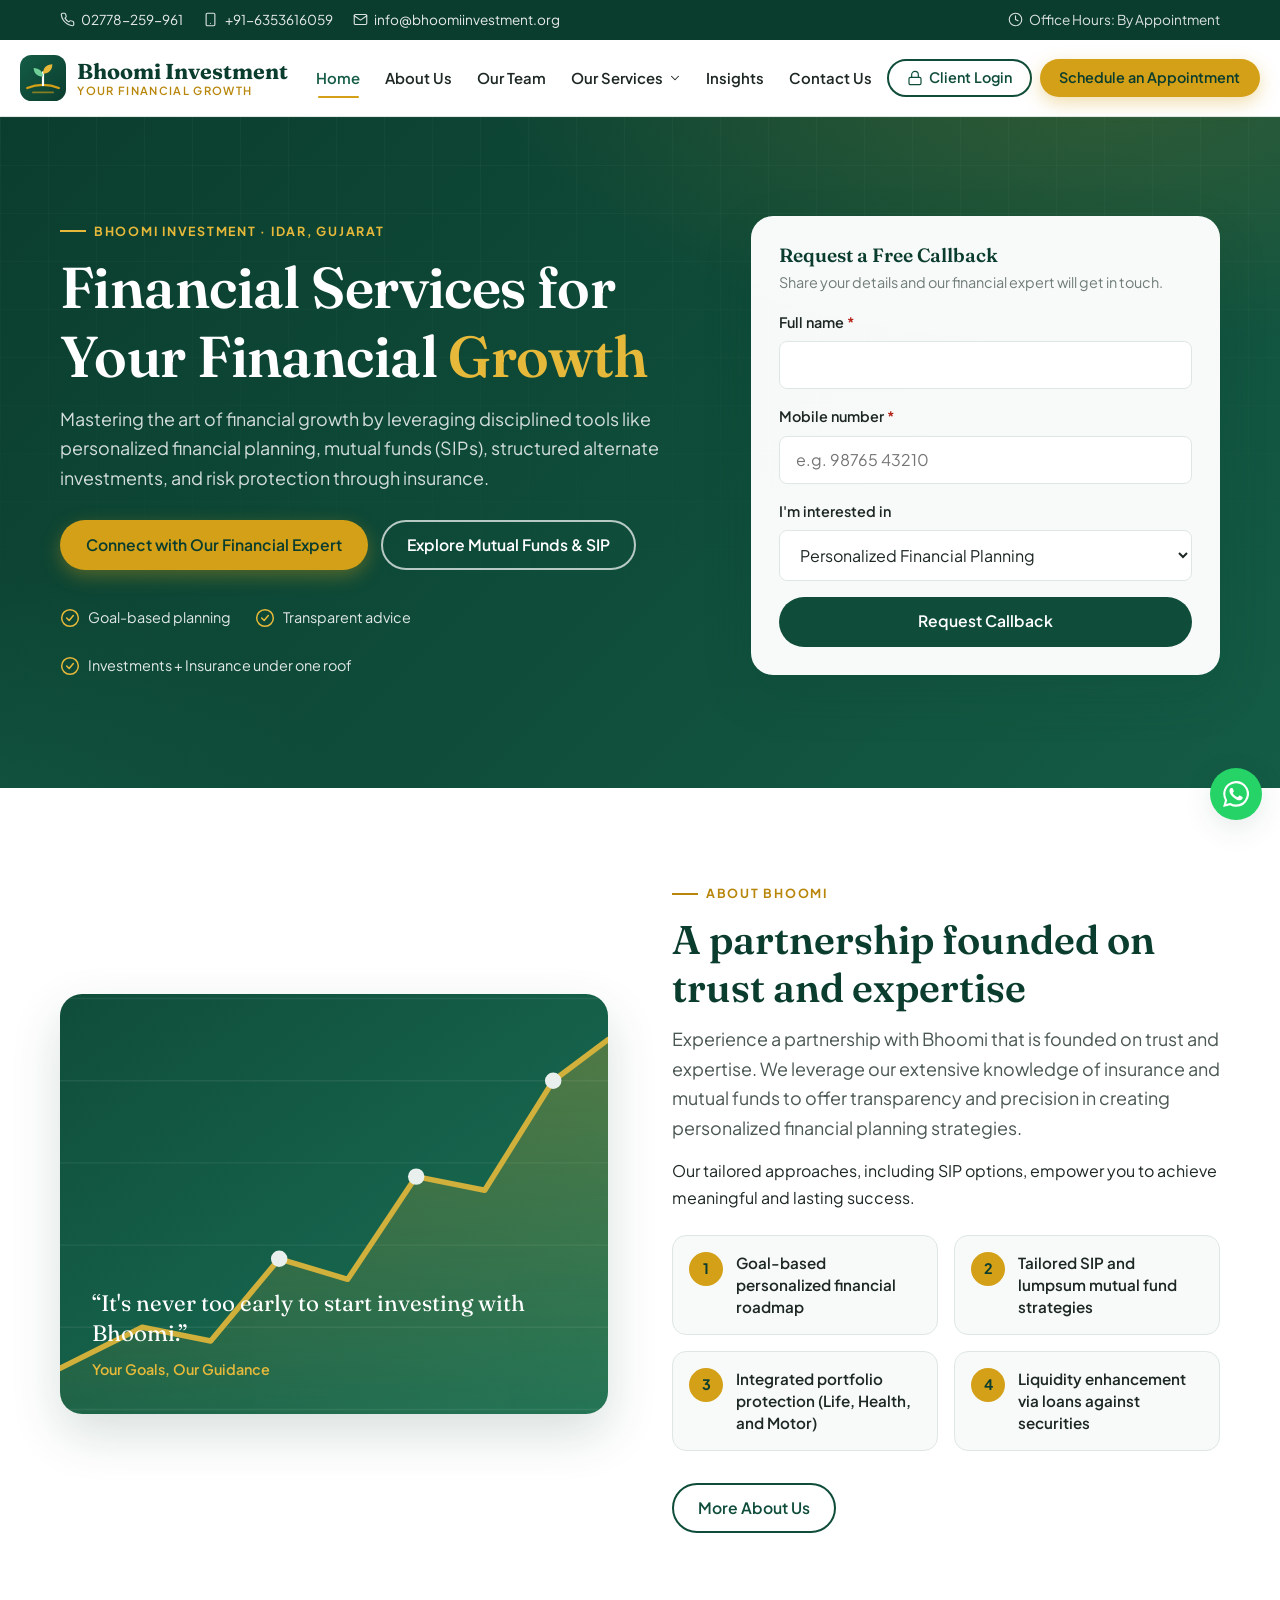
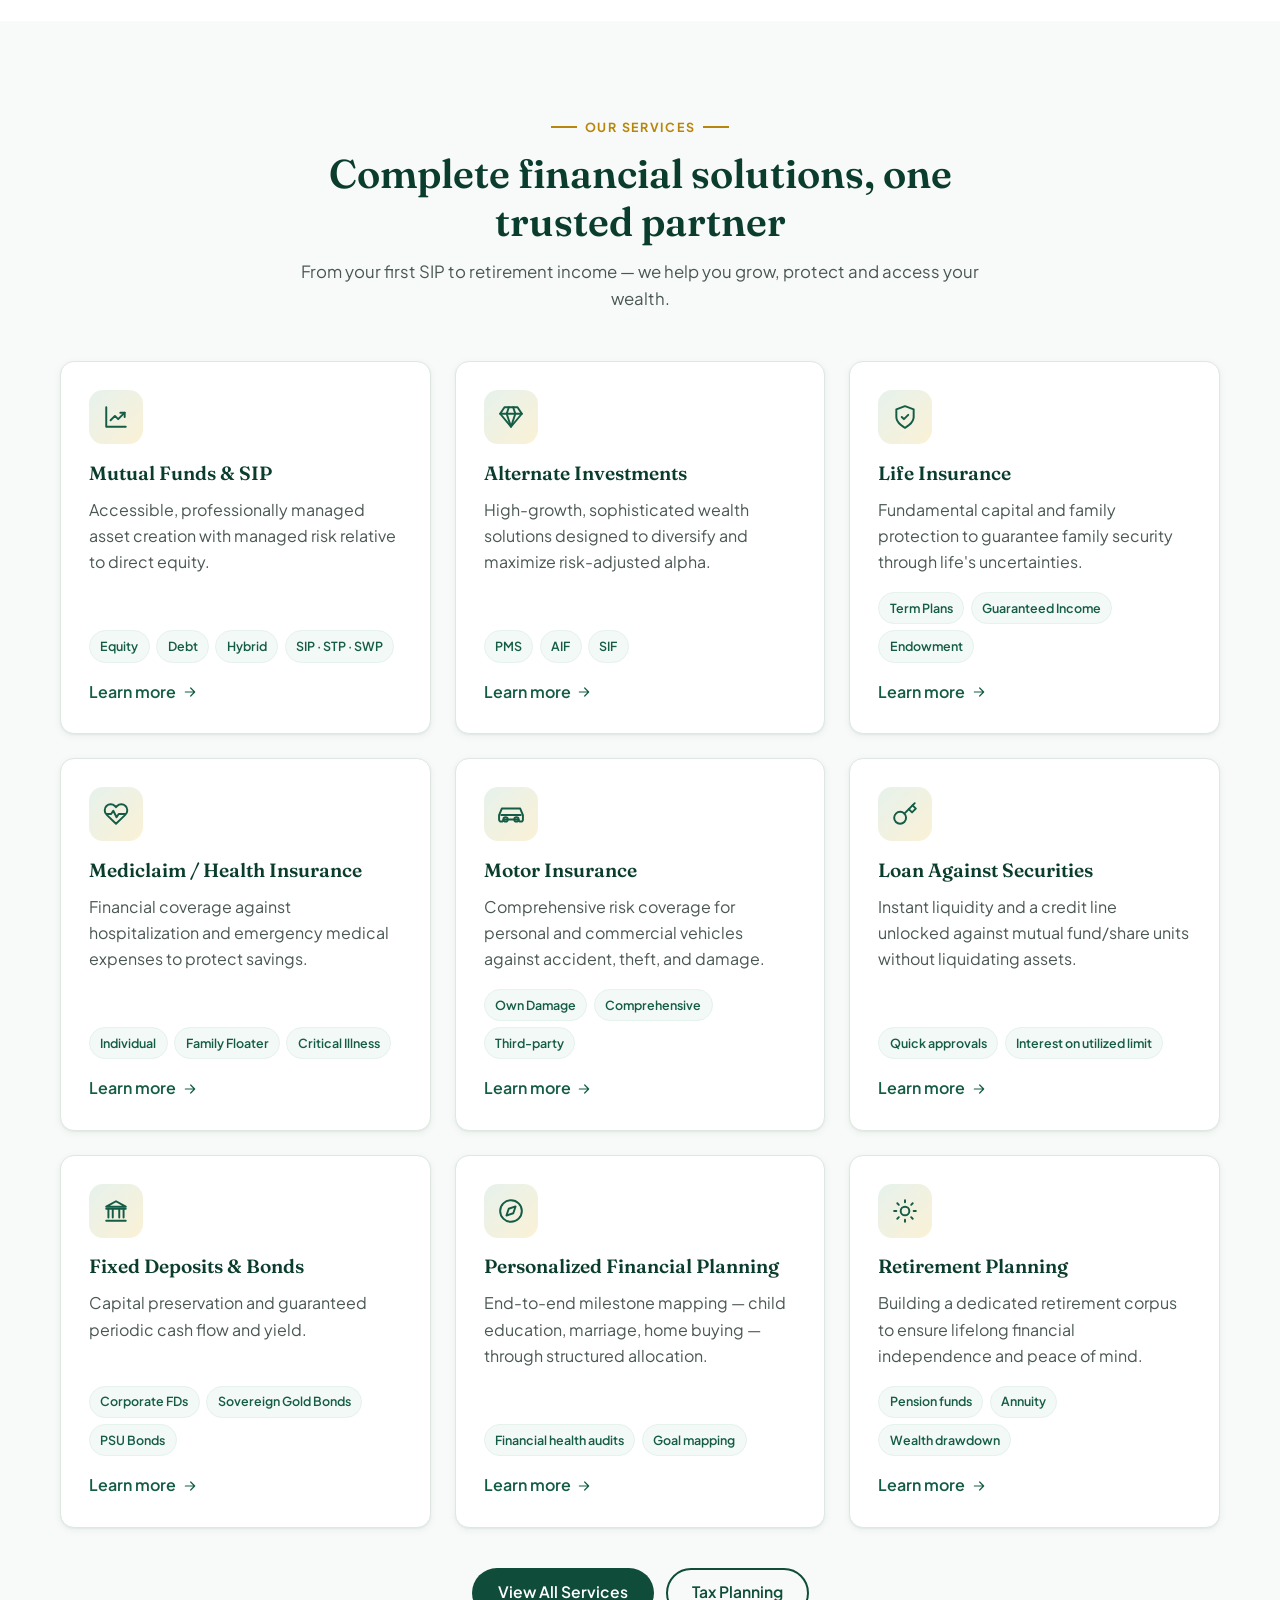
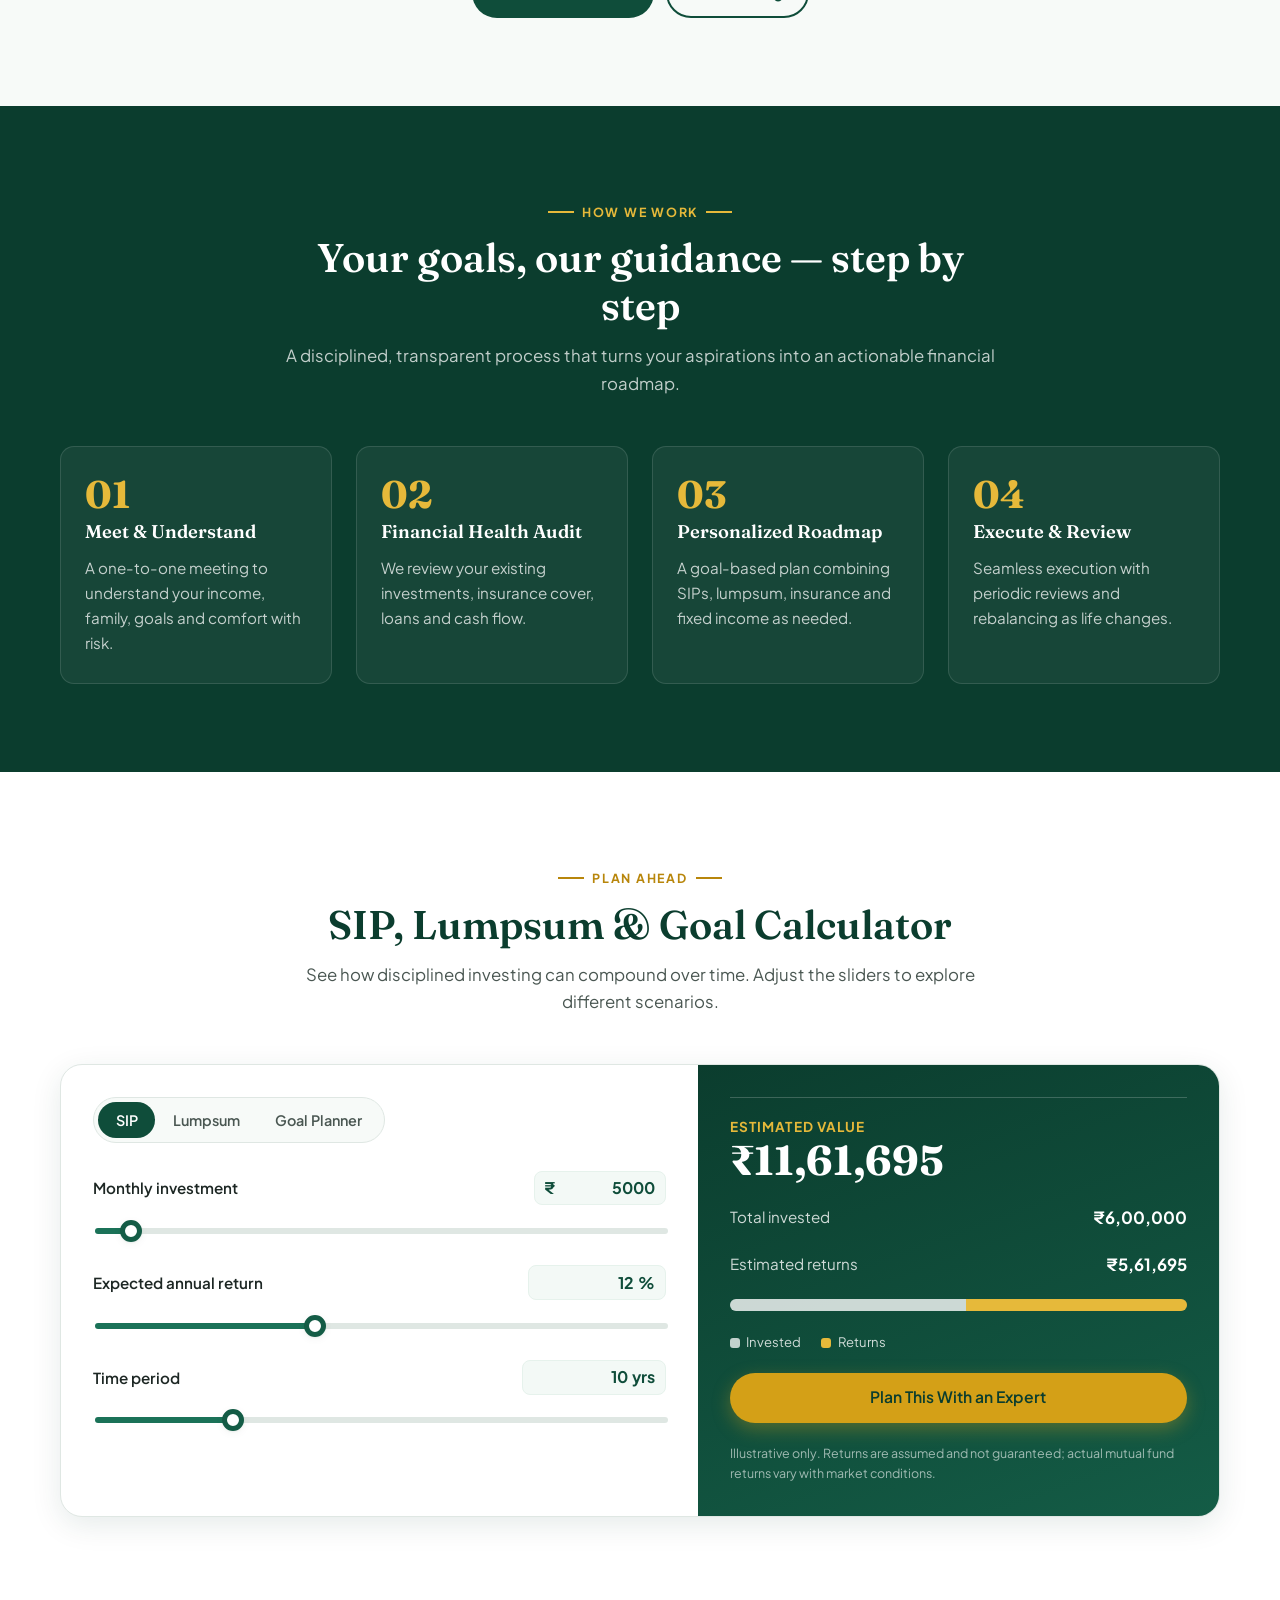
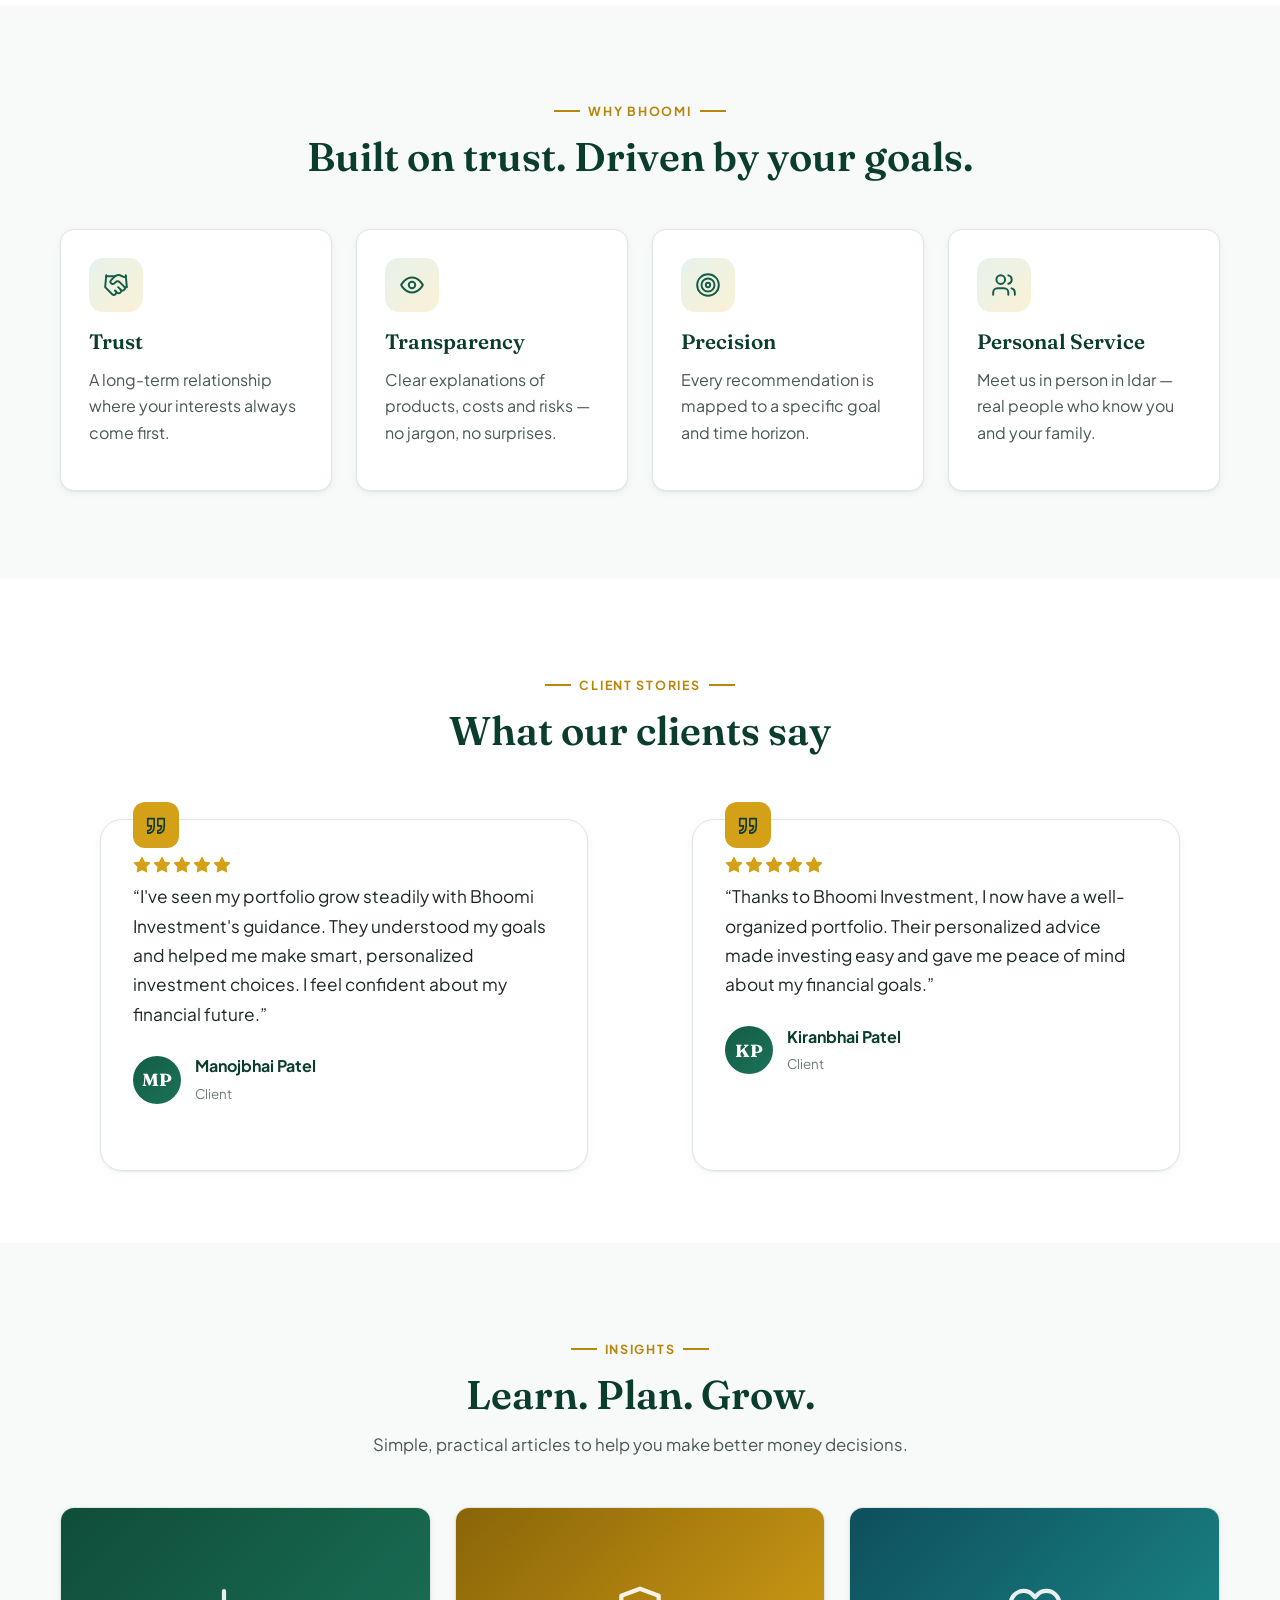
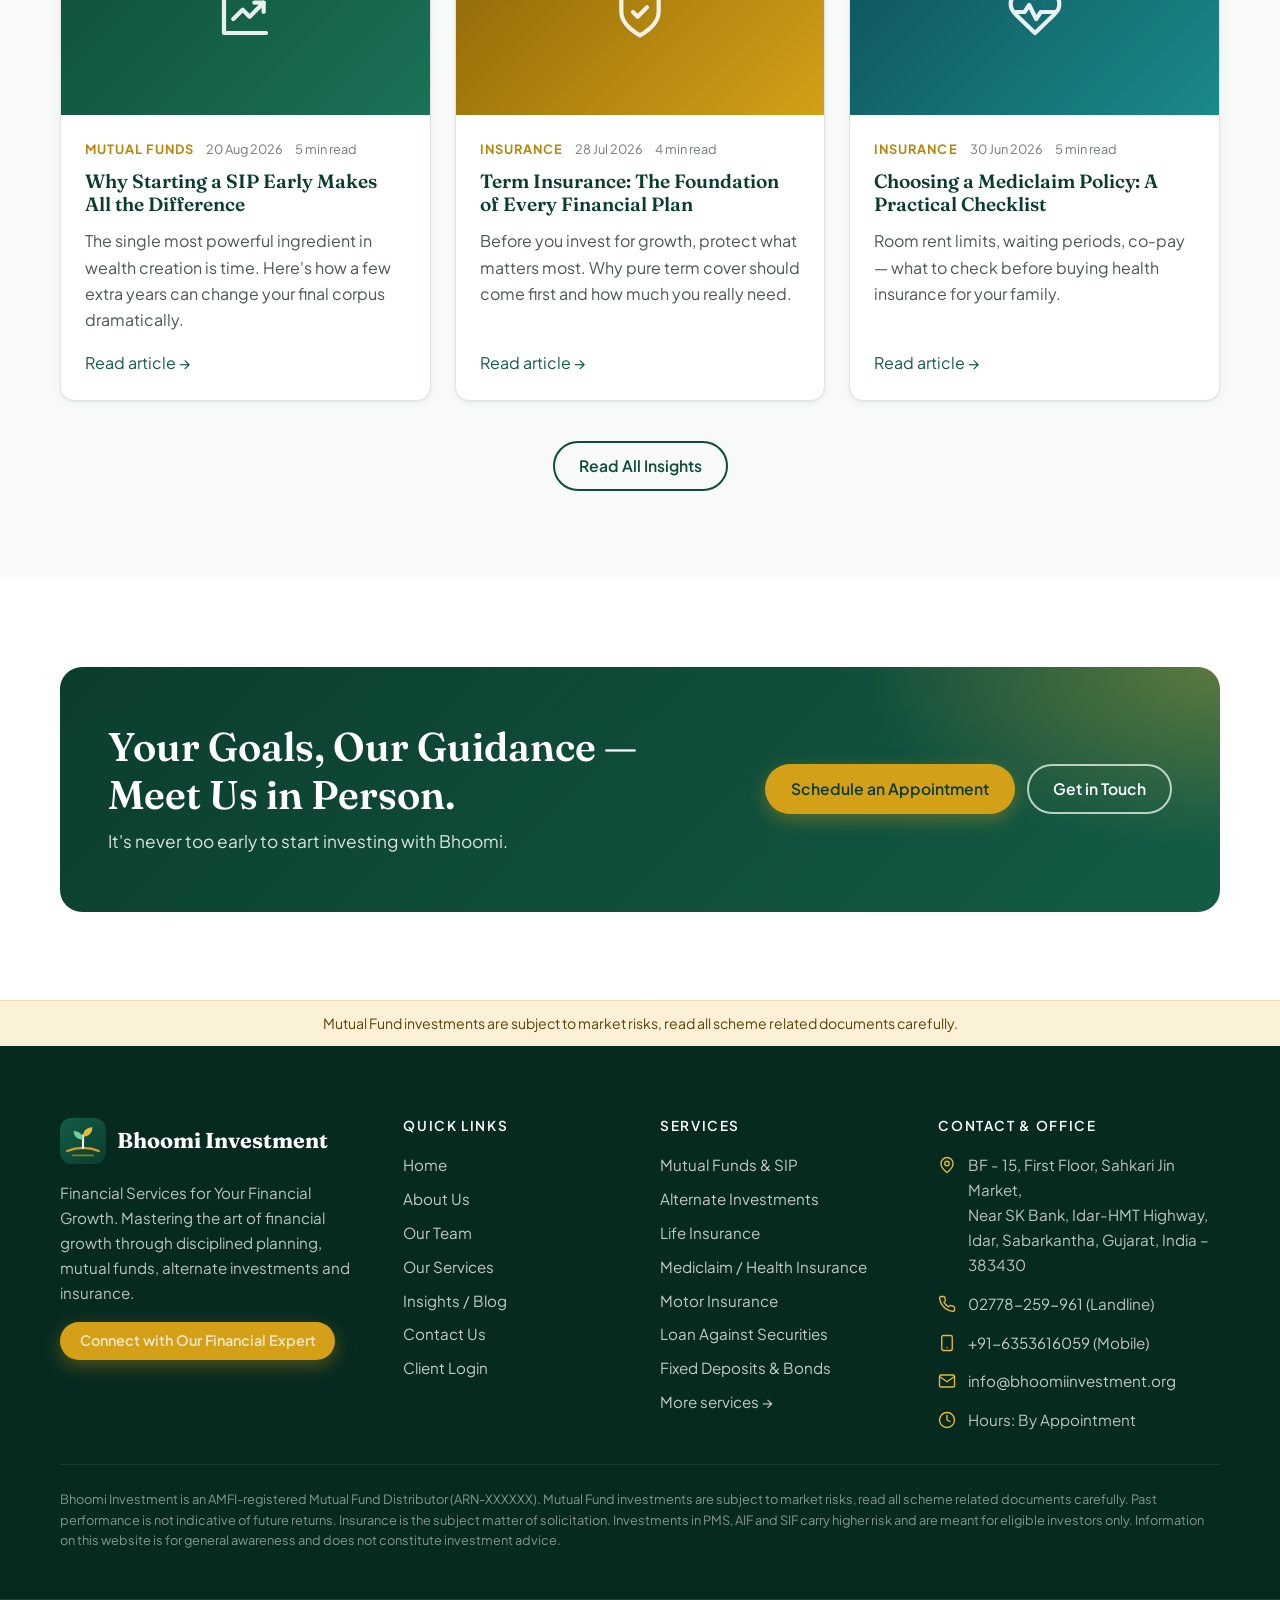
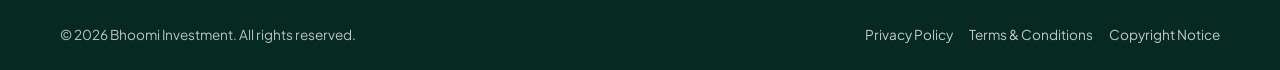
<file: index.html>
<!DOCTYPE html>
<html lang="en" class="no-js">
<head>
  <meta charset="UTF-8">
  <meta name="viewport" content="width=device-width, initial-scale=1">
  <title>Bhoomi Investment | Financial Services for Your Financial Growth</title>
  <meta name="description" content="Bhoomi Investment, Idar (Sabarkantha, Gujarat) — personalized financial planning, mutual funds & SIP, alternate investments (PMS, AIF), life, health & motor insurance, loans against securities and tax planning.">
  <link rel="canonical" href="https://bhoomiinvestment.org/">
  <meta property="og:type" content="website">
  <meta property="og:title" content="Bhoomi Investment | Financial Services for Your Financial Growth">
  <meta property="og:description" content="Personalized financial planning, mutual funds & SIP, insurance and alternate investments in Idar, Gujarat.">
  <meta property="og:url" content="https://bhoomiinvestment.org/">
  <meta name="theme-color" content="#0b3d2e">
  <link rel="icon" href="assets/img/favicon.svg" type="image/svg+xml">
  <link rel="preconnect" href="https://fonts.googleapis.com">
  <link rel="preconnect" href="https://fonts.gstatic.com" crossorigin>
  <link href="https://fonts.googleapis.com/css2?family=Fraunces:opsz,wght@9..144,500;9..144,600;9..144,700&family=Plus+Jakarta+Sans:wght@400;500;600;700&display=swap" rel="stylesheet">
  <link rel="stylesheet" href="assets/css/style.css">
  <script type="application/ld+json">
  {
    "@context": "https://schema.org",
    "@type": "FinancialService",
    "name": "Bhoomi Investment",
    "slogan": "Financial Services for Your Financial Growth",
    "url": "https://bhoomiinvestment.org/",
    "email": "info@bhoomiinvestment.org",
    "telephone": ["+91-2778-259961", "+91-6353616059"],
    "address": {
      "@type": "PostalAddress",
      "streetAddress": "BF - 15, First Floor, Sahkari Jin Market, Near SK Bank, Idar-HMT Highway",
      "addressLocality": "Idar",
      "addressRegion": "Gujarat",
      "postalCode": "383430",
      "addressCountry": "IN"
    },
    "openingHours": "By Appointment"
  }
  </script>
</head>
<body data-page="home">
  <div id="site-header"></div>

  <main id="main">
    <!-- Hero -->
    <section class="hero">
      <div class="container">
        <div>
          <span class="eyebrow">Bhoomi Investment · Idar, Gujarat</span>
          <h1>Financial Services for Your Financial <em>Growth</em></h1>
          <p class="lead">Mastering the art of financial growth by leveraging disciplined tools like personalized financial planning, mutual funds (SIPs), structured alternate investments, and risk protection through insurance.</p>
          <div class="hero-actions">
            <a class="btn btn-primary" href="contact.html#appointment">Connect with Our Financial Expert</a>
            <a class="btn btn-outline-light" href="services.html#mutual-funds">Explore Mutual Funds &amp; SIP</a>
          </div>
          <ul class="hero-trust">
            <li><span data-icon="check"></span>Goal-based planning</li>
            <li><span data-icon="check"></span>Transparent advice</li>
            <li><span data-icon="check"></span>Investments + Insurance under one roof</li>
          </ul>
        </div>

        <div class="hero-card" id="quick-callback">
          <h3>Request a Free Callback</h3>
          <p class="muted">Share your details and our financial expert will get in touch.</p>
          <form data-ajax data-subject="Callback request — Home page" novalidate>
            <div class="field mt-1">
              <label for="qcName">Full name <span class="req">*</span></label>
              <input id="qcName" name="name" type="text" autocomplete="name" required>
              <span class="error">Please enter your name.</span>
            </div>
            <div class="field mt-1">
              <label for="qcPhone">Mobile number <span class="req">*</span></label>
              <input id="qcPhone" name="phone" type="tel" autocomplete="tel" placeholder="e.g. 98765 43210" required>
              <span class="error">Please enter a valid mobile number.</span>
            </div>
            <div class="field mt-1">
              <label for="qcService">I'm interested in</label>
              <select id="qcService" name="service">
                <option>Personalized Financial Planning</option>
                <option>Mutual Funds &amp; SIP</option>
                <option>Alternate Investments</option>
                <option>Life Insurance</option>
                <option>Mediclaim / Health Insurance</option>
                <option>Motor Insurance</option>
                <option>Loan Against Securities</option>
                <option>Fixed Deposits &amp; Bonds</option>
                <option>Retirement Planning</option>
                <option>Tax Planning</option>
              </select>
            </div>
            <div class="hp" aria-hidden="true"><input type="text" name="_honey" tabindex="-1" autocomplete="off"></div>
            <button type="submit" class="btn btn-dark btn-block mt-1">Request Callback</button>
            <div class="form-status" aria-live="polite"></div>
          </form>
        </div>
      </div>
    </section>

    <!-- About intro -->
    <section id="about">
      <div class="container split">
        <div class="reveal">
          <div class="visual-panel">
            <svg class="bg" viewBox="0 0 400 420" preserveAspectRatio="xMidYMid slice" aria-hidden="true">
              <defs>
                <linearGradient id="gl" x1="0" x2="0" y1="0" y2="1"><stop offset="0" stop-color="#e6b93a" stop-opacity=".9"/><stop offset="1" stop-color="#e6b93a" stop-opacity="0"/></linearGradient>
              </defs>
              <g stroke="rgba(255,255,255,.08)"><path d="M0 60h400M0 120h400M0 180h400M0 240h400M0 300h400M0 360h400"/></g>
              <path d="M0 330 L60 300 L110 310 L160 250 L210 265 L260 190 L310 200 L360 120 L400 90 L400 420 L0 420Z" fill="url(#gl)" opacity=".35"/>
              <path d="M0 330 L60 300 L110 310 L160 250 L210 265 L260 190 L310 200 L360 120 L400 90" fill="none" stroke="#e6b93a" stroke-width="4" stroke-linecap="round" stroke-linejoin="round"/>
              <g fill="#fff"><circle cx="160" cy="250" r="6"/><circle cx="260" cy="190" r="6"/><circle cx="360" cy="120" r="6"/></g>
            </svg>
            <div class="vp-content">
              <blockquote>“It's never too early to start investing with Bhoomi.”</blockquote>
              <cite>Your Goals, Our Guidance</cite>
            </div>
          </div>
        </div>
        <div class="reveal">
          <span class="eyebrow">About Bhoomi</span>
          <h2>A partnership founded on trust and expertise</h2>
          <p class="lead">Experience a partnership with Bhoomi that is founded on trust and expertise. We leverage our extensive knowledge of insurance and mutual funds to offer transparency and precision in creating personalized financial planning strategies.</p>
          <p>Our tailored approaches, including SIP options, empower you to achieve meaningful and lasting success.</p>
          <div class="strength-grid">
            <div class="strength"><span class="num">1</span><p>Goal-based personalized financial roadmap</p></div>
            <div class="strength"><span class="num">2</span><p>Tailored SIP and lumpsum mutual fund strategies</p></div>
            <div class="strength"><span class="num">3</span><p>Integrated portfolio protection (Life, Health, and Motor)</p></div>
            <div class="strength"><span class="num">4</span><p>Liquidity enhancement via loans against securities</p></div>
          </div>
          <a class="btn btn-outline mt-2" href="about.html">More About Us</a>
        </div>
      </div>
    </section>

    <!-- Services -->
    <section class="section-alt" id="services">
      <div class="container">
        <div class="section-head reveal">
          <span class="eyebrow">Our Services</span>
          <h2>Complete financial solutions, one trusted partner</h2>
          <p>From your first SIP to retirement income — we help you grow, protect and access your wealth.</p>
        </div>
        <div class="grid grid-3">
          <a class="card service-card reveal" href="services.html#mutual-funds">
            <div class="icon-box"><span data-icon="chart"></span></div>
            <h3>Mutual Funds &amp; SIP</h3>
            <p>Accessible, professionally managed asset creation with managed risk relative to direct equity.</p>
            <ul class="tags"><li>Equity</li><li>Debt</li><li>Hybrid</li><li>SIP · STP · SWP</li></ul>
            <span class="more">Learn more <span data-icon="arrow"></span></span>
          </a>
          <a class="card service-card reveal" href="services.html#alternate">
            <div class="icon-box"><span data-icon="diamond"></span></div>
            <h3>Alternate Investments</h3>
            <p>High-growth, sophisticated wealth solutions designed to diversify and maximize risk-adjusted alpha.</p>
            <ul class="tags"><li>PMS</li><li>AIF</li><li>SIF</li></ul>
            <span class="more">Learn more <span data-icon="arrow"></span></span>
          </a>
          <a class="card service-card reveal" href="services.html#life-insurance">
            <div class="icon-box"><span data-icon="shield"></span></div>
            <h3>Life Insurance</h3>
            <p>Fundamental capital and family protection to guarantee family security through life's uncertainties.</p>
            <ul class="tags"><li>Term Plans</li><li>Guaranteed Income</li><li>Endowment</li></ul>
            <span class="more">Learn more <span data-icon="arrow"></span></span>
          </a>
          <a class="card service-card reveal" href="services.html#health-insurance">
            <div class="icon-box"><span data-icon="heart"></span></div>
            <h3>Mediclaim / Health Insurance</h3>
            <p>Financial coverage against hospitalization and emergency medical expenses to protect savings.</p>
            <ul class="tags"><li>Individual</li><li>Family Floater</li><li>Critical Illness</li></ul>
            <span class="more">Learn more <span data-icon="arrow"></span></span>
          </a>
          <a class="card service-card reveal" href="services.html#motor-insurance">
            <div class="icon-box"><span data-icon="car"></span></div>
            <h3>Motor Insurance</h3>
            <p>Comprehensive risk coverage for personal and commercial vehicles against accident, theft, and damage.</p>
            <ul class="tags"><li>Own Damage</li><li>Comprehensive</li><li>Third-party</li></ul>
            <span class="more">Learn more <span data-icon="arrow"></span></span>
          </a>
          <a class="card service-card reveal" href="services.html#las">
            <div class="icon-box"><span data-icon="key"></span></div>
            <h3>Loan Against Securities</h3>
            <p>Instant liquidity and a credit line unlocked against mutual fund/share units without liquidating assets.</p>
            <ul class="tags"><li>Quick approvals</li><li>Interest on utilized limit</li></ul>
            <span class="more">Learn more <span data-icon="arrow"></span></span>
          </a>
          <a class="card service-card reveal" href="services.html#fd-bonds">
            <div class="icon-box"><span data-icon="bank"></span></div>
            <h3>Fixed Deposits &amp; Bonds</h3>
            <p>Capital preservation and guaranteed periodic cash flow and yield.</p>
            <ul class="tags"><li>Corporate FDs</li><li>Sovereign Gold Bonds</li><li>PSU Bonds</li></ul>
            <span class="more">Learn more <span data-icon="arrow"></span></span>
          </a>
          <a class="card service-card reveal" href="services.html#financial-planning">
            <div class="icon-box"><span data-icon="compass"></span></div>
            <h3>Personalized Financial Planning</h3>
            <p>End-to-end milestone mapping — child education, marriage, home buying — through structured allocation.</p>
            <ul class="tags"><li>Financial health audits</li><li>Goal mapping</li></ul>
            <span class="more">Learn more <span data-icon="arrow"></span></span>
          </a>
          <a class="card service-card reveal" href="services.html#retirement">
            <div class="icon-box"><span data-icon="sun"></span></div>
            <h3>Retirement Planning</h3>
            <p>Building a dedicated retirement corpus to ensure lifelong financial independence and peace of mind.</p>
            <ul class="tags"><li>Pension funds</li><li>Annuity</li><li>Wealth drawdown</li></ul>
            <span class="more">Learn more <span data-icon="arrow"></span></span>
          </a>
        </div>
        <div class="center-actions">
          <a class="btn btn-dark" href="services.html">View All Services</a>
          <a class="btn btn-outline" href="services.html#tax">Tax Planning</a>
        </div>
      </div>
    </section>

    <!-- Process -->
    <section class="section-dark">
      <div class="container">
        <div class="section-head reveal">
          <span class="eyebrow">How We Work</span>
          <h2>Your goals, our guidance — step by step</h2>
          <p>A disciplined, transparent process that turns your aspirations into an actionable financial roadmap.</p>
        </div>
        <div class="steps">
          <div class="step reveal"><h3>Meet &amp; Understand</h3><p>A one-to-one meeting to understand your income, family, goals and comfort with risk.</p></div>
          <div class="step reveal"><h3>Financial Health Audit</h3><p>We review your existing investments, insurance cover, loans and cash flow.</p></div>
          <div class="step reveal"><h3>Personalized Roadmap</h3><p>A goal-based plan combining SIPs, lumpsum, insurance and fixed income as needed.</p></div>
          <div class="step reveal"><h3>Execute &amp; Review</h3><p>Seamless execution with periodic reviews and rebalancing as life changes.</p></div>
        </div>
      </div>
    </section>

    <!-- Calculator -->
    <section id="calculator-section">
      <div class="container">
        <div class="section-head reveal">
          <span class="eyebrow">Plan Ahead</span>
          <h2>SIP, Lumpsum &amp; Goal Calculator</h2>
          <p>See how disciplined investing can compound over time. Adjust the sliders to explore different scenarios.</p>
        </div>
        <div class="calc reveal" id="calculator">
          <div class="calc-inputs">
            <div class="calc-tabs" role="tablist" aria-label="Calculator type">
              <button class="calc-tab" role="tab" data-mode="sip" aria-selected="true">SIP</button>
              <button class="calc-tab" role="tab" data-mode="lumpsum" aria-selected="false">Lumpsum</button>
              <button class="calc-tab" role="tab" data-mode="goal" aria-selected="false">Goal Planner</button>
            </div>
            <div class="range-field">
              <div class="rf-head">
                <label id="calcAmountLabel" for="calcAmount">Monthly investment</label>
                <span class="rf-value">₹<input id="calcAmountN" type="number" aria-label="Amount in rupees" value="5000"></span>
              </div>
              <input id="calcAmount" type="range" min="500" max="100000" step="500" value="5000" aria-labelledby="calcAmountLabel">
            </div>
            <div class="range-field">
              <div class="rf-head">
                <label for="calcRate">Expected annual return</label>
                <span class="rf-value"><input id="calcRateN" type="number" min="1" max="30" step="0.5" value="12" aria-label="Expected return in percent">%</span>
              </div>
              <input id="calcRate" type="range" min="1" max="30" step="0.5" value="12">
            </div>
            <div class="range-field">
              <div class="rf-head">
                <label for="calcYears">Time period</label>
                <span class="rf-value"><input id="calcYearsN" type="number" min="1" max="40" step="1" value="10" aria-label="Time period in years">yrs</span>
              </div>
              <input id="calcYears" type="range" min="1" max="40" step="1" value="10">
            </div>
          </div>
          <div class="calc-results" aria-live="polite">
            <div class="result-total">
              <span id="resTotalLabel">Estimated value</span>
              <strong id="resTotal">₹0</strong>
            </div>
            <div class="result-row"><span id="resInvestedLabel">Total invested</span><strong id="resInvested">₹0</strong></div>
            <div class="result-row"><span>Estimated returns</span><strong id="resGains">₹0</strong></div>
            <div class="result-row" id="resValueRow" style="display:none"><span>Goal value</span><strong id="resTotalValue">₹0</strong></div>
            <div class="calc-bar" aria-hidden="true"><div class="inv" id="barInv"></div><div class="gain" id="barGain"></div></div>
            <div class="legend"><span class="l-inv">Invested</span><span class="l-gain">Returns</span></div>
            <a class="btn btn-primary" href="contact.html#appointment">Plan This With an Expert</a>
            <p class="calc-note">Illustrative only. Returns are assumed and not guaranteed; actual mutual fund returns vary with market conditions.</p>
          </div>
        </div>
      </div>
    </section>

    <!-- Why Bhoomi -->
    <section class="section-alt">
      <div class="container">
        <div class="section-head reveal">
          <span class="eyebrow">Why Bhoomi</span>
          <h2>Built on trust. Driven by your goals.</h2>
        </div>
        <div class="grid grid-4">
          <div class="card reveal"><div class="icon-box"><span data-icon="handshake"></span></div><h3>Trust</h3><p>A long-term relationship where your interests always come first.</p></div>
          <div class="card reveal"><div class="icon-box"><span data-icon="eye"></span></div><h3>Transparency</h3><p>Clear explanations of products, costs and risks — no jargon, no surprises.</p></div>
          <div class="card reveal"><div class="icon-box"><span data-icon="target"></span></div><h3>Precision</h3><p>Every recommendation is mapped to a specific goal and time horizon.</p></div>
          <div class="card reveal"><div class="icon-box"><span data-icon="users"></span></div><h3>Personal Service</h3><p>Meet us in person in Idar — real people who know you and your family.</p></div>
        </div>
      </div>
    </section>

    <!-- Testimonials -->
    <section id="testimonials">
      <div class="container">
        <div class="section-head reveal">
          <span class="eyebrow">Client Stories</span>
          <h2>What our clients say</h2>
        </div>
        <div class="grid grid-2">
          <figure class="testimonial reveal">
            <div class="quote-mark"><span data-icon="quote"></span></div>
            <div class="stars" aria-label="5 out of 5 stars"><span data-icon="star"></span><span data-icon="star"></span><span data-icon="star"></span><span data-icon="star"></span><span data-icon="star"></span></div>
            <blockquote>“I've seen my portfolio grow steadily with Bhoomi Investment's guidance. They understood my goals and helped me make smart, personalized investment choices. I feel confident about my financial future.”</blockquote>
            <figcaption class="person"><span class="avatar">MP</span><span><strong>Manojbhai Patel</strong><small>Client</small></span></figcaption>
          </figure>
          <figure class="testimonial reveal">
            <div class="quote-mark"><span data-icon="quote"></span></div>
            <div class="stars" aria-label="5 out of 5 stars"><span data-icon="star"></span><span data-icon="star"></span><span data-icon="star"></span><span data-icon="star"></span><span data-icon="star"></span></div>
            <blockquote>“Thanks to Bhoomi Investment, I now have a well-organized portfolio. Their personalized advice made investing easy and gave me peace of mind about my financial goals.”</blockquote>
            <figcaption class="person"><span class="avatar">KP</span><span><strong>Kiranbhai Patel</strong><small>Client</small></span></figcaption>
          </figure>
        </div>
      </div>
    </section>

    <!-- Insights preview -->
    <section class="section-alt">
      <div class="container">
        <div class="section-head reveal">
          <span class="eyebrow">Insights</span>
          <h2>Learn. Plan. Grow.</h2>
          <p>Simple, practical articles to help you make better money decisions.</p>
        </div>
        <div class="grid grid-3" id="latestPosts" data-limit="3"></div>
        <div class="center-actions"><a class="btn btn-outline" href="insights.html">Read All Insights</a></div>
      </div>
    </section>

    <!-- CTA -->
    <section>
      <div class="container">
        <div class="cta-banner reveal">
          <div>
            <h2>Your Goals, Our Guidance — Meet Us in Person.</h2>
            <p>It's never too early to start investing with Bhoomi.</p>
          </div>
          <div class="cta-actions">
            <a class="btn btn-primary" href="contact.html#appointment">Schedule an Appointment</a>
            <a class="btn btn-outline-light" href="contact.html">Get in Touch</a>
          </div>
        </div>
      </div>
    </section>
  </main>

  <div id="site-footer"></div>
  <script src="assets/js/layout.js"></script>
  <script src="assets/js/posts.js"></script>
  <script src="assets/js/main.js"></script>
</body>
</html>
</file>
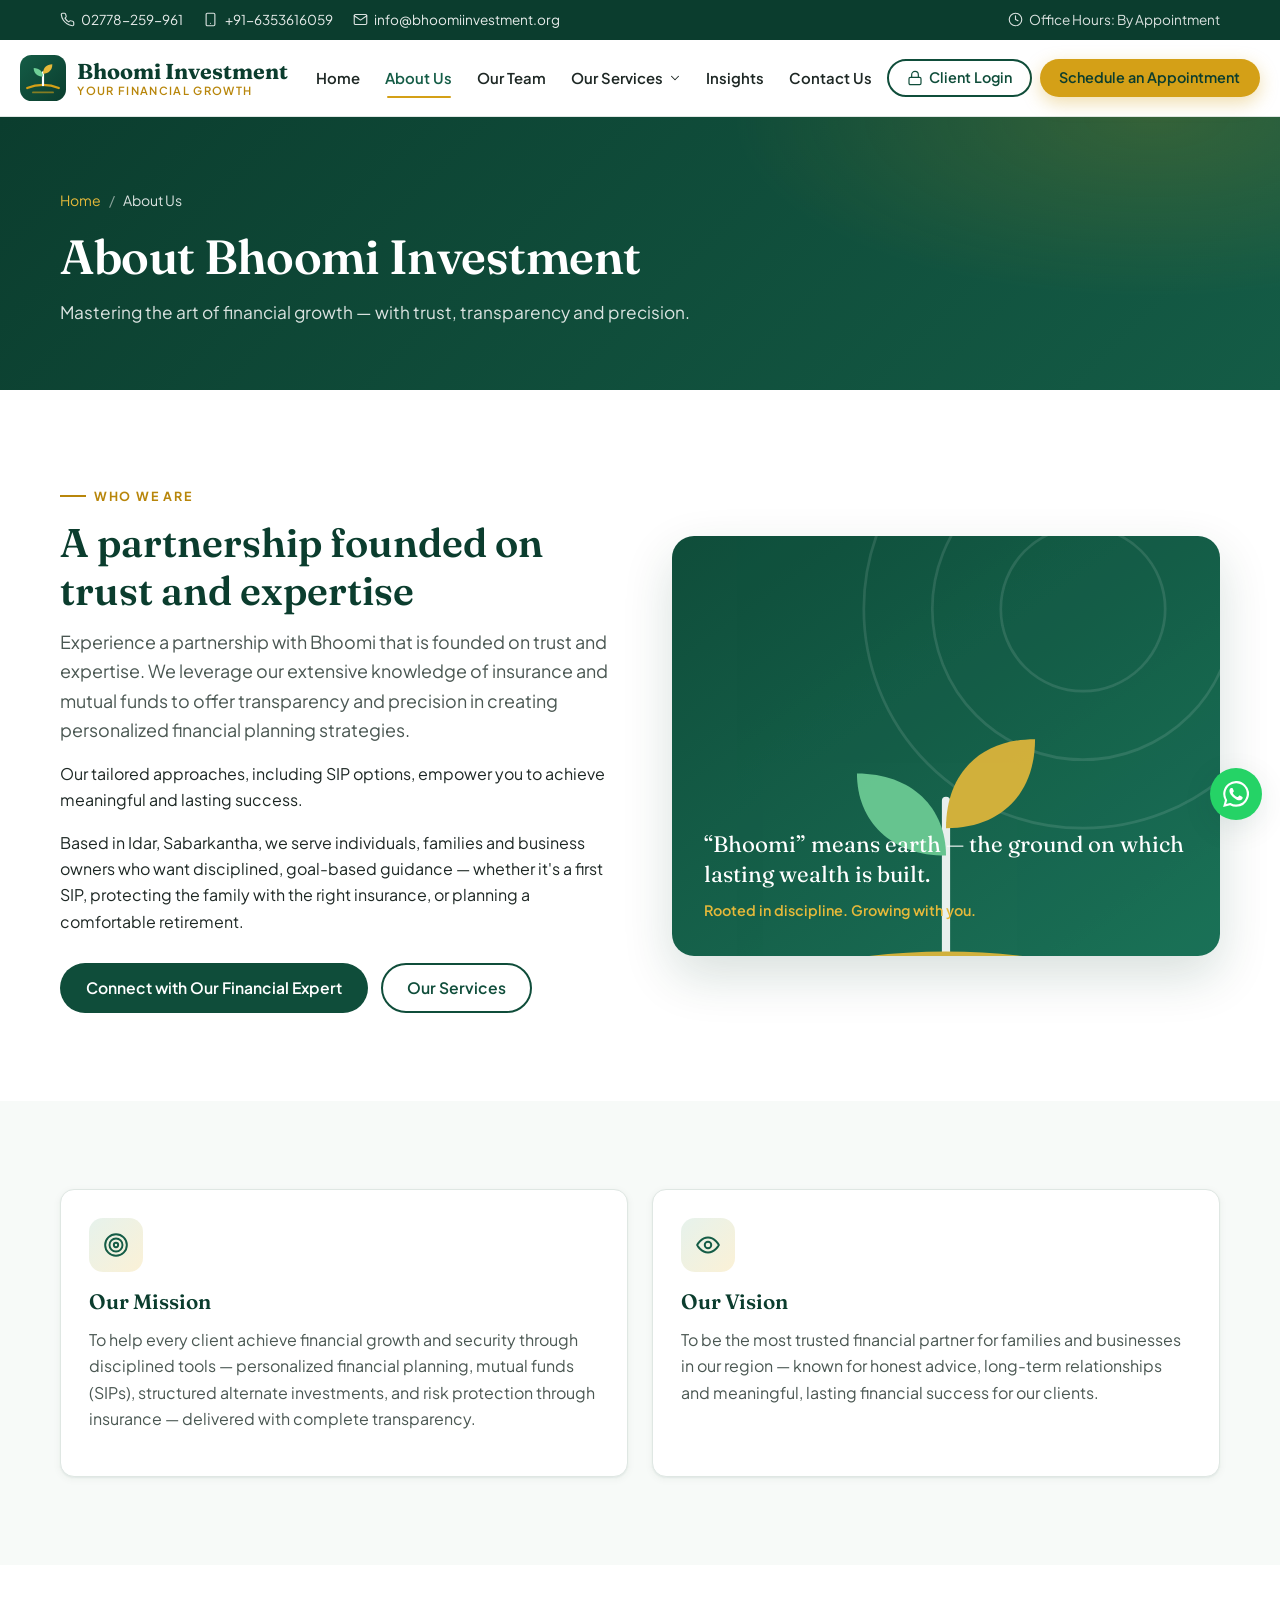
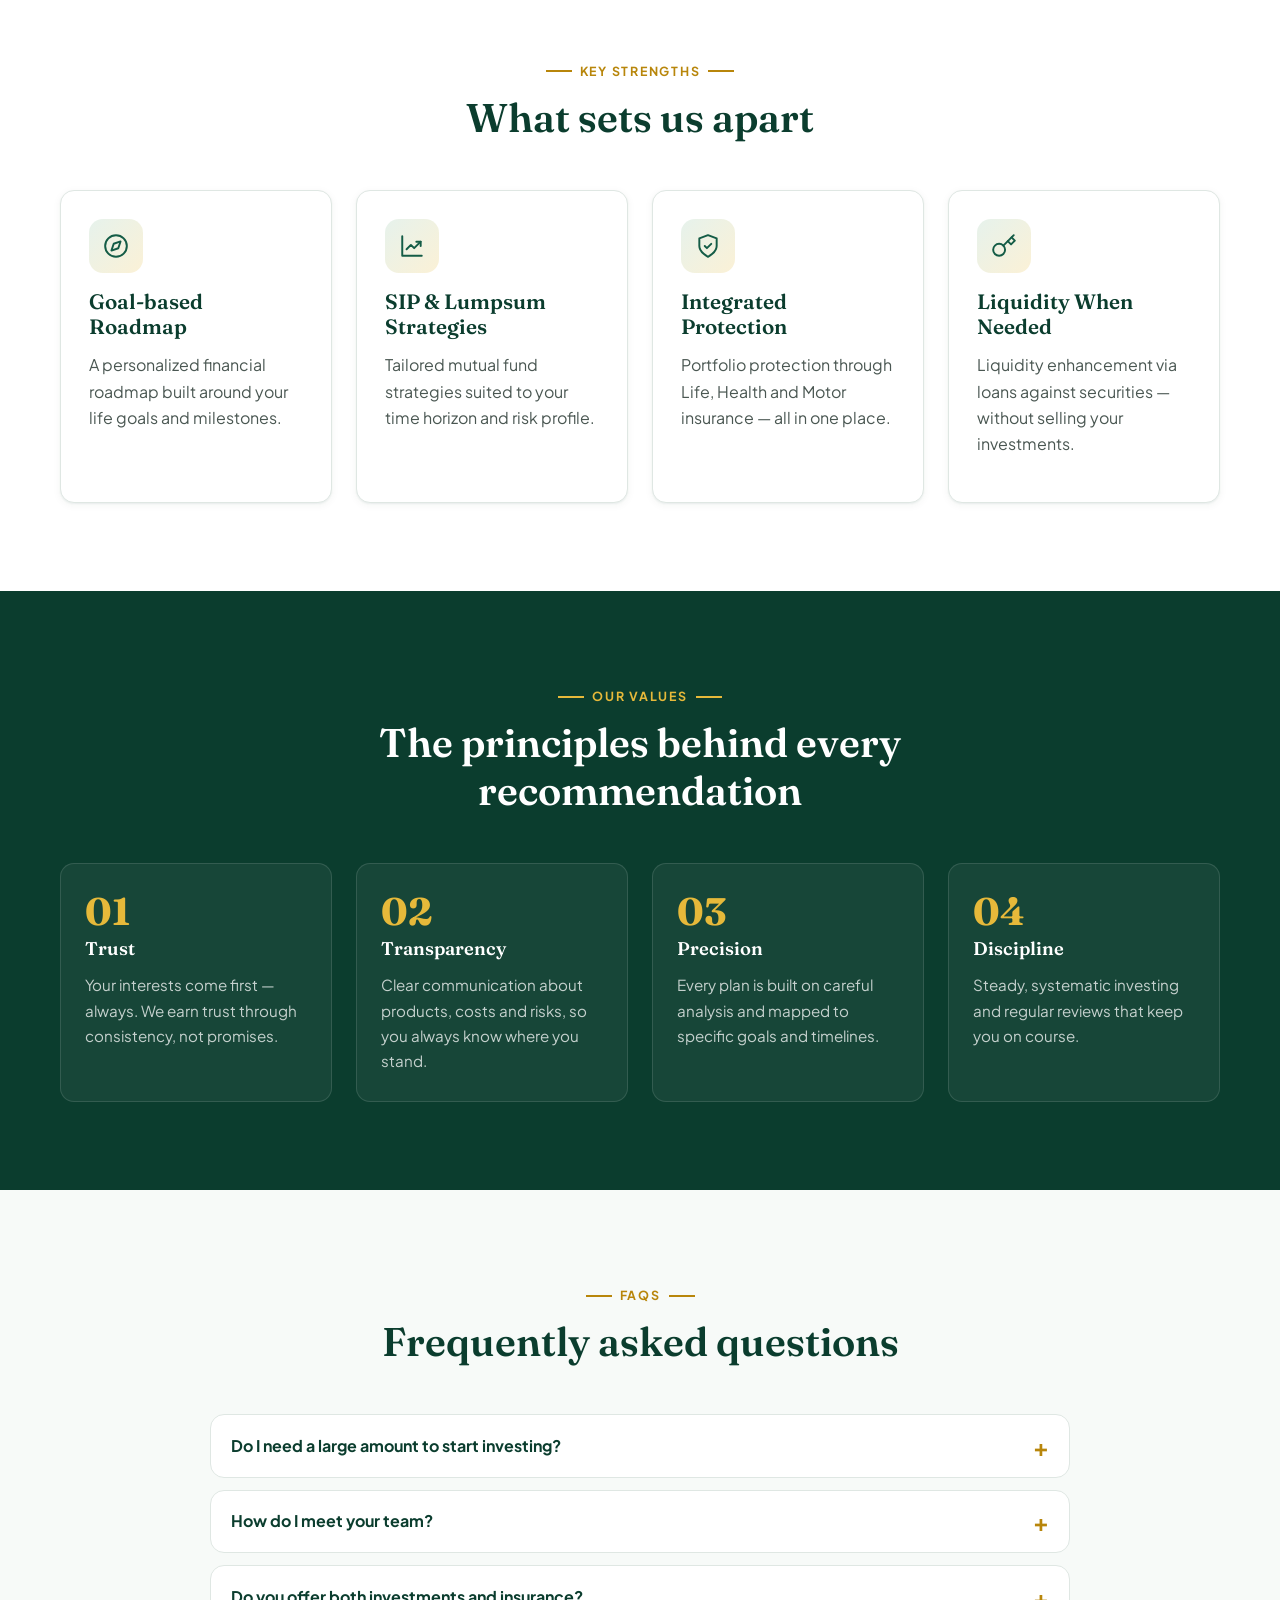
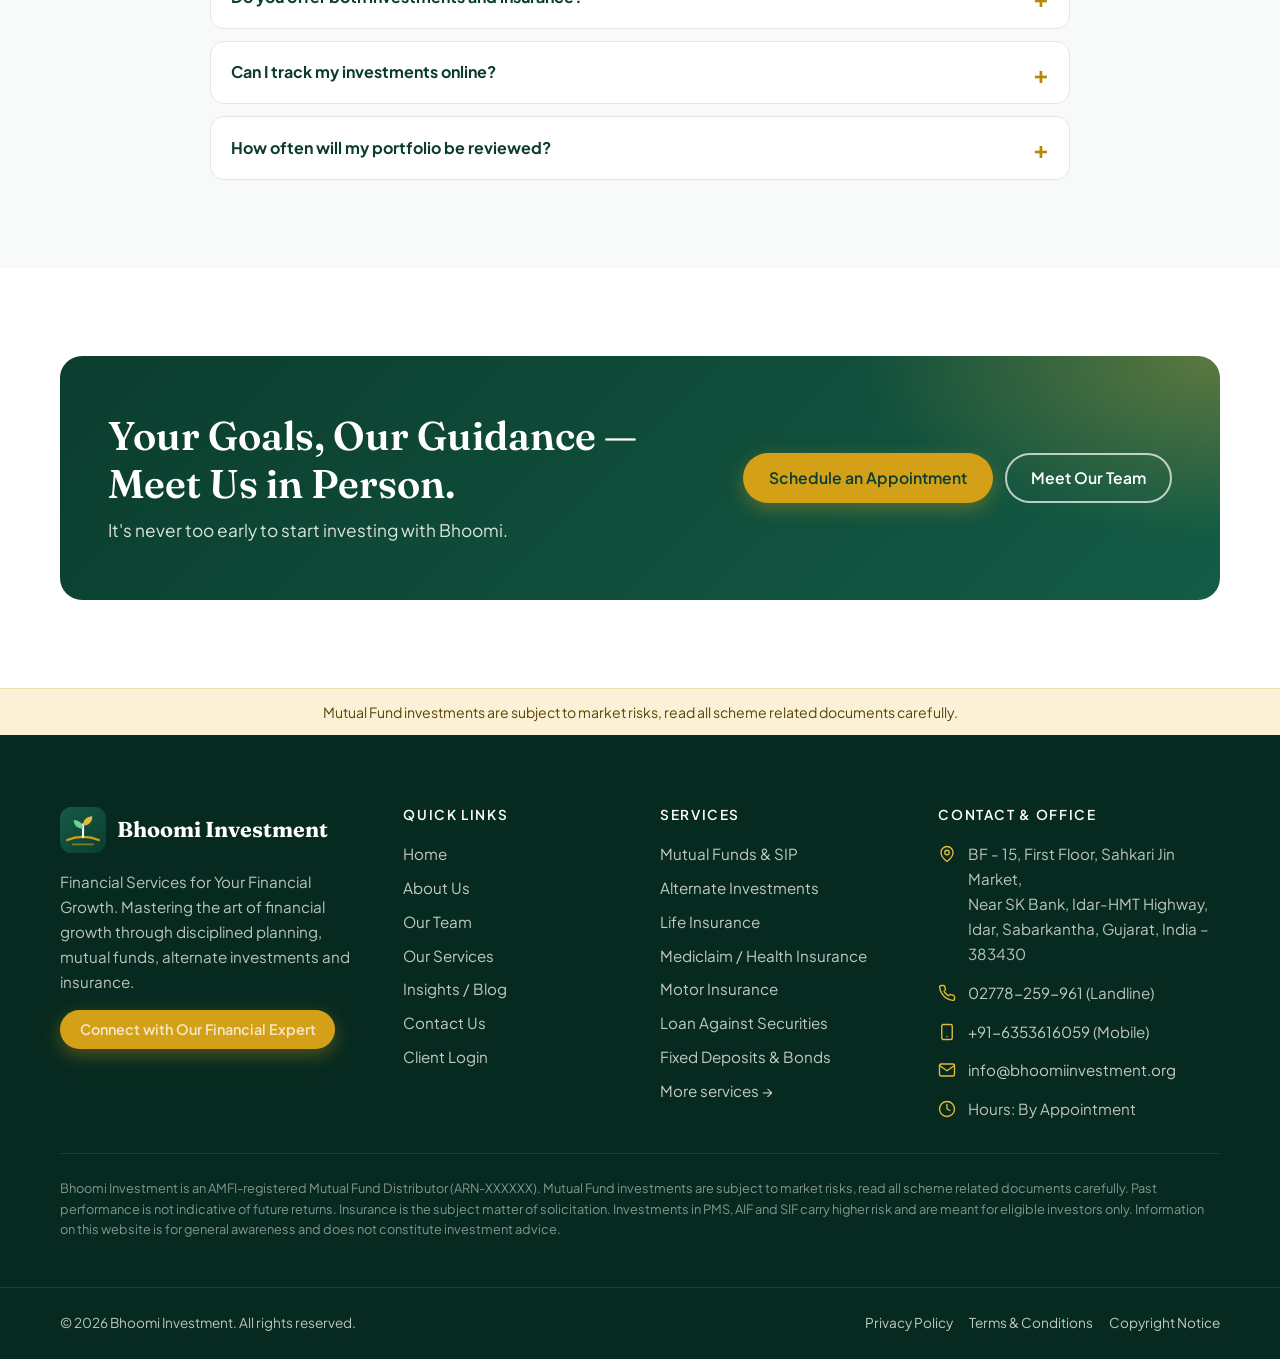
<file: about.html>
<!DOCTYPE html>
<html lang="en" class="no-js">
<head>
  <meta charset="UTF-8">
  <meta name="viewport" content="width=device-width, initial-scale=1">
  <title>About Us | Bhoomi Investment</title>
  <meta name="description" content="Bhoomi Investment is a trusted financial partner in Idar, Gujarat offering personalized financial planning, mutual funds, SIPs and insurance with transparency and precision.">
  <link rel="canonical" href="https://bhoomiinvestment.org/about.html">
  <meta property="og:type" content="website">
  <meta property="og:title" content="About Us | Bhoomi Investment">
  <meta property="og:description" content="Bhoomi Investment is a trusted financial partner in Idar, Gujarat offering personalized financial planning, mutual funds, SIPs and insurance with transparency and precision.">
  <meta name="theme-color" content="#0b3d2e">
  <link rel="icon" href="assets/img/favicon.svg" type="image/svg+xml">
  <link rel="preconnect" href="https://fonts.googleapis.com">
  <link rel="preconnect" href="https://fonts.gstatic.com" crossorigin>
  <link href="https://fonts.googleapis.com/css2?family=Fraunces:opsz,wght@9..144,500;9..144,600;9..144,700&family=Plus+Jakarta+Sans:wght@400;500;600;700&display=swap" rel="stylesheet">
  <link rel="stylesheet" href="assets/css/style.css">
</head>
<body data-page="about">
  <div id="site-header"></div>

  <main id="main">
    <section class="page-hero">
      <div class="container">
        <ol class="breadcrumb"><li><a href="index.html">Home</a></li><li>About Us</li></ol>
        <h1>About Bhoomi Investment</h1>
        <p>Mastering the art of financial growth — with trust, transparency and precision.</p>
      </div>
    </section>

    <section>
      <div class="container split">
        <div class="reveal">
          <span class="eyebrow">Who We Are</span>
          <h2>A partnership founded on trust and expertise</h2>
          <p class="lead">Experience a partnership with Bhoomi that is founded on trust and expertise. We leverage our extensive knowledge of insurance and mutual funds to offer transparency and precision in creating personalized financial planning strategies.</p>
          <p>Our tailored approaches, including SIP options, empower you to achieve meaningful and lasting success.</p>
          <p>Based in Idar, Sabarkantha, we serve individuals, families and business owners who want disciplined, goal-based guidance — whether it's a first SIP, protecting the family with the right insurance, or planning a comfortable retirement.</p>
          <div class="hero-actions">
            <a class="btn btn-dark" href="contact.html#appointment">Connect with Our Financial Expert</a>
            <a class="btn btn-outline" href="services.html">Our Services</a>
          </div>
        </div>
        <div class="reveal">
          <div class="visual-panel">
            <svg class="bg" viewBox="0 0 400 420" preserveAspectRatio="xMidYMid slice" aria-hidden="true">
              <g fill="none" stroke="rgba(255,255,255,.12)" stroke-width="2">
                <circle cx="300" cy="110" r="60"/><circle cx="300" cy="110" r="110"/><circle cx="300" cy="110" r="160"/>
              </g>
              <path d="M200 380V250" stroke="#fff" stroke-width="6" stroke-linecap="round"/>
              <path d="M200 290c-40 0-65-25-65-60 40 0 65 25 65 60z" fill="#6fcf97"/>
              <path d="M200 270c0-40 25-65 65-65 0 40-25 65-65 65z" fill="#e6b93a"/>
              <path d="M60 385c45-15 90-22 140-22s95 7 140 22" fill="none" stroke="#e6b93a" stroke-width="6" stroke-linecap="round"/>
            </svg>
            <div class="vp-content">
              <blockquote>“Bhoomi” means earth — the ground on which lasting wealth is built.</blockquote>
              <cite>Rooted in discipline. Growing with you.</cite>
            </div>
          </div>
        </div>
      </div>
    </section>

    <section class="section-alt">
      <div class="container">
        <div class="grid grid-2">
          <div class="card reveal">
            <div class="icon-box"><span data-icon="target"></span></div>
            <h3>Our Mission</h3>
            <p>To help every client achieve financial growth and security through disciplined tools — personalized financial planning, mutual funds (SIPs), structured alternate investments, and risk protection through insurance — delivered with complete transparency.</p>
          </div>
          <div class="card reveal">
            <div class="icon-box"><span data-icon="eye"></span></div>
            <h3>Our Vision</h3>
            <p>To be the most trusted financial partner for families and businesses in our region — known for honest advice, long-term relationships and meaningful, lasting financial success for our clients.</p>
          </div>
        </div>
      </div>
    </section>

    <section>
      <div class="container">
        <div class="section-head reveal">
          <span class="eyebrow">Key Strengths</span>
          <h2>What sets us apart</h2>
        </div>
        <div class="grid grid-4">
          <div class="card reveal"><div class="icon-box"><span data-icon="compass"></span></div><h3>Goal-based Roadmap</h3><p>A personalized financial roadmap built around your life goals and milestones.</p></div>
          <div class="card reveal"><div class="icon-box"><span data-icon="chart"></span></div><h3>SIP &amp; Lumpsum Strategies</h3><p>Tailored mutual fund strategies suited to your time horizon and risk profile.</p></div>
          <div class="card reveal"><div class="icon-box"><span data-icon="shield"></span></div><h3>Integrated Protection</h3><p>Portfolio protection through Life, Health and Motor insurance — all in one place.</p></div>
          <div class="card reveal"><div class="icon-box"><span data-icon="key"></span></div><h3>Liquidity When Needed</h3><p>Liquidity enhancement via loans against securities — without selling your investments.</p></div>
        </div>
      </div>
    </section>

    <section class="section-dark">
      <div class="container">
        <div class="section-head reveal">
          <span class="eyebrow">Our Values</span>
          <h2>The principles behind every recommendation</h2>
        </div>
        <div class="steps">
          <div class="step reveal"><h3>Trust</h3><p>Your interests come first — always. We earn trust through consistency, not promises.</p></div>
          <div class="step reveal"><h3>Transparency</h3><p>Clear communication about products, costs and risks, so you always know where you stand.</p></div>
          <div class="step reveal"><h3>Precision</h3><p>Every plan is built on careful analysis and mapped to specific goals and timelines.</p></div>
          <div class="step reveal"><h3>Discipline</h3><p>Steady, systematic investing and regular reviews that keep you on course.</p></div>
        </div>
      </div>
    </section>

    <section class="section-alt">
      <div class="container">
        <div class="section-head reveal">
          <span class="eyebrow">FAQs</span>
          <h2>Frequently asked questions</h2>
        </div>
        <div class="faq reveal">
          <details><summary>Do I need a large amount to start investing?</summary><p>Not at all. You can start a SIP in many mutual funds with a small monthly amount and increase it as your income grows. What matters most is starting early and staying disciplined.</p></details>
          <details><summary>How do I meet your team?</summary><p>We work by appointment so we can give you our full attention. Use the <a href="contact.html#appointment">appointment form</a>, call us on <a data-contact="mobile"></a> or visit our office in Idar after booking a time.</p></details>
          <details><summary>Do you offer both investments and insurance?</summary><p>Yes. We help you with mutual funds, alternate investments, fixed deposits and bonds, as well as life, health and motor insurance — so your growth and protection plans work together.</p></details>
          <details><summary>Can I track my investments online?</summary><p>Yes. Existing clients can request access to our <a href="login.html">client portal</a> to view their portfolio and statements.</p></details>
          <details><summary>How often will my portfolio be reviewed?</summary><p>We recommend at least one comprehensive review every year and whenever there is a major life event — marriage, a new child, a job change, or a large purchase.</p></details>
        </div>
      </div>
    </section>

    <section>
      <div class="container">
        <div class="cta-banner reveal">
          <div>
            <h2>Your Goals, Our Guidance — Meet Us in Person.</h2>
            <p>It's never too early to start investing with Bhoomi.</p>
          </div>
          <div class="cta-actions">
            <a class="btn btn-primary" href="contact.html#appointment">Schedule an Appointment</a>
            <a class="btn btn-outline-light" href="team.html">Meet Our Team</a>
          </div>
        </div>
      </div>
    </section>
  </main>

  <div id="site-footer"></div>
  <script src="assets/js/layout.js"></script>
  <script src="assets/js/main.js"></script>
</body>
</html>
</file>
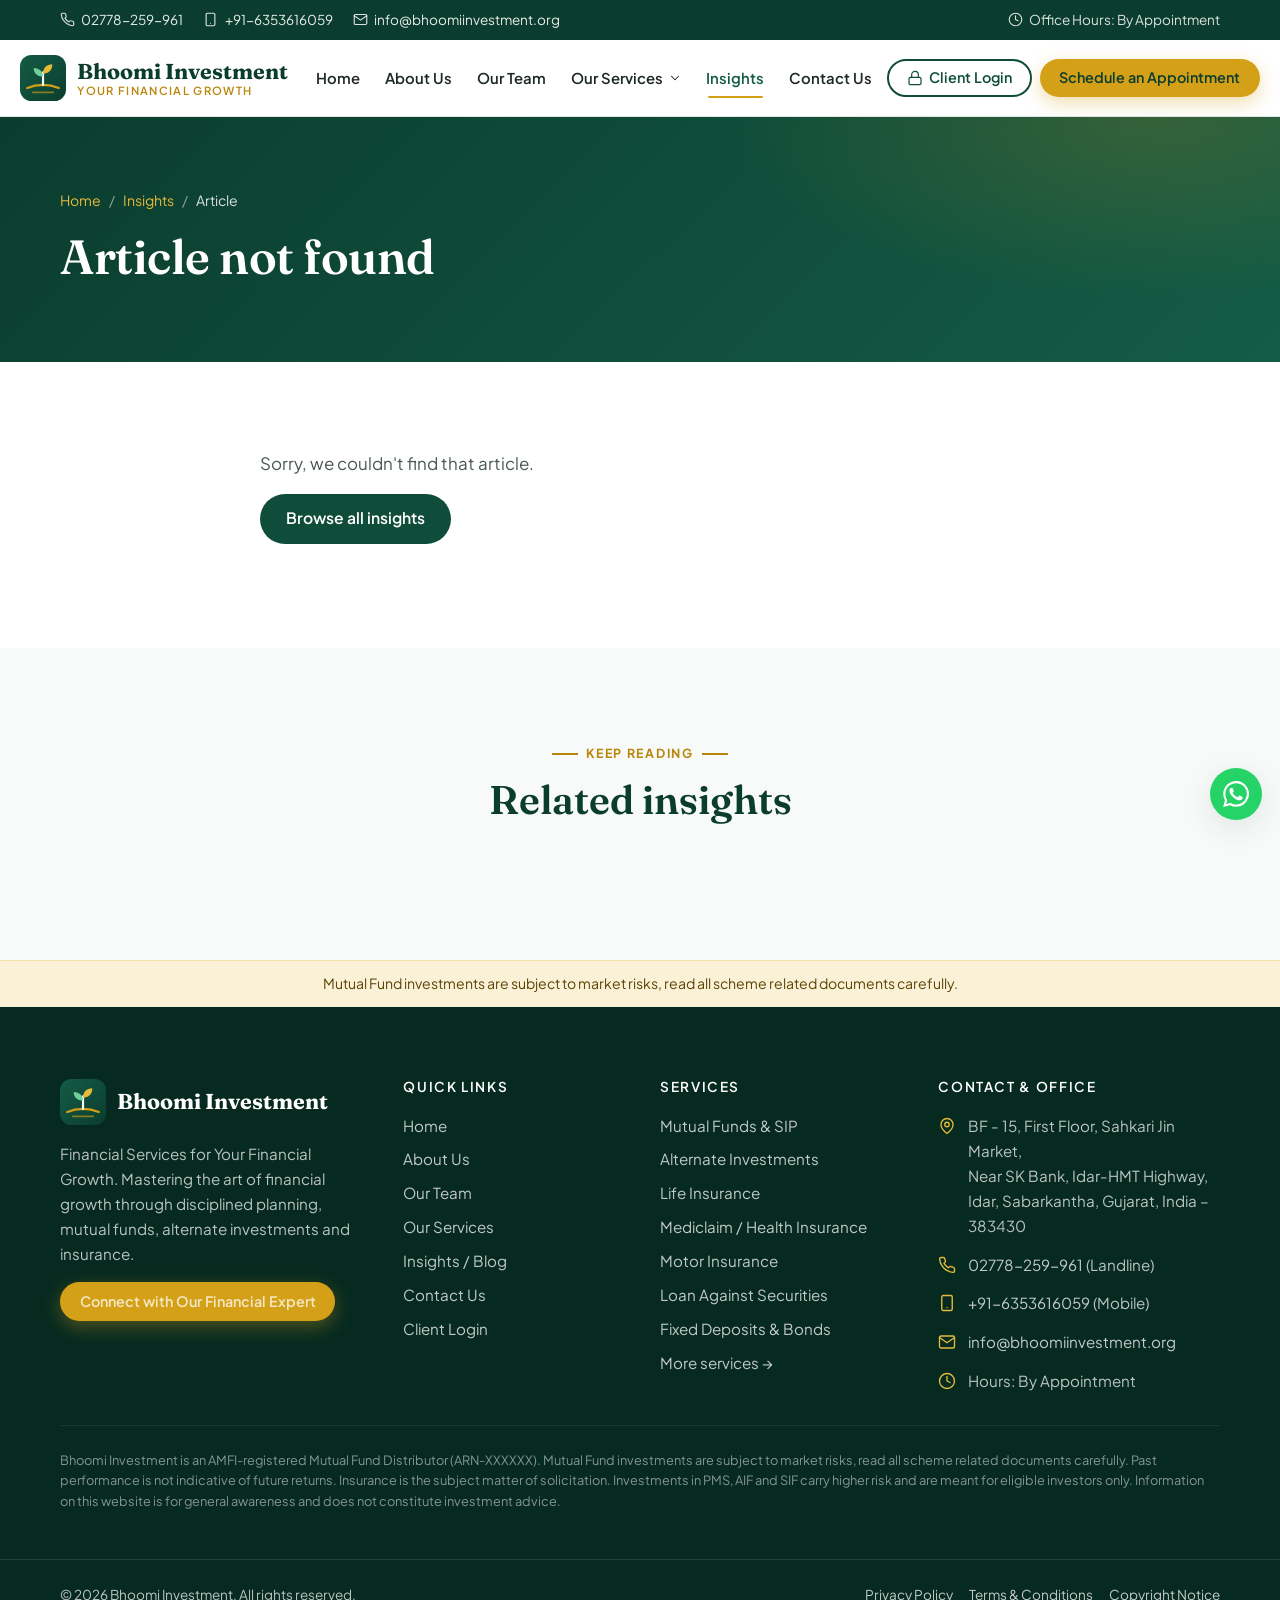
<file: article.html>
<!DOCTYPE html>
<html lang="en" class="no-js">
<head>
  <meta charset="UTF-8">
  <meta name="viewport" content="width=device-width, initial-scale=1">
  <title>Insights | Bhoomi Investment</title>
  <meta name="description" content="Financial insights from Bhoomi Investment.">
  <link rel="canonical" href="https://bhoomiinvestment.org/insights.html">
  <meta property="og:type" content="website">
  <meta property="og:title" content="Insights | Bhoomi Investment">
  <meta property="og:description" content="Financial insights from Bhoomi Investment.">
  <meta name="theme-color" content="#0b3d2e">
  <link rel="icon" href="assets/img/favicon.svg" type="image/svg+xml">
  <link rel="preconnect" href="https://fonts.googleapis.com">
  <link rel="preconnect" href="https://fonts.gstatic.com" crossorigin>
  <link href="https://fonts.googleapis.com/css2?family=Fraunces:opsz,wght@9..144,500;9..144,600;9..144,700&family=Plus+Jakarta+Sans:wght@400;500;600;700&display=swap" rel="stylesheet">
  <link rel="stylesheet" href="assets/css/style.css">
</head>
<body data-page="insights">
  <div id="site-header"></div>

  <main id="main">
    <section class="page-hero">
      <div class="container">
        <ol class="breadcrumb"><li><a href="index.html">Home</a></li><li><a href="insights.html">Insights</a></li><li id="articleCrumb">Article</li></ol>
        <h1 id="articleTitle">Loading…</h1>
        <p id="articleMeta"></p>
      </div>
    </section>

    <section>
      <div class="container">
        <article class="article" id="article"></article>
      </div>
    </section>

    <section class="section-alt">
      <div class="container">
        <div class="section-head">
          <span class="eyebrow">Keep Reading</span>
          <h2>Related insights</h2>
        </div>
        <div class="grid grid-3" id="relatedPosts"></div>
      </div>
    </section>
  </main>

  <div id="site-footer"></div>
  <script src="assets/js/layout.js"></script>
  <script src="assets/js/posts.js"></script>
  <script src="assets/js/main.js"></script>
</body>
</html>
</file>
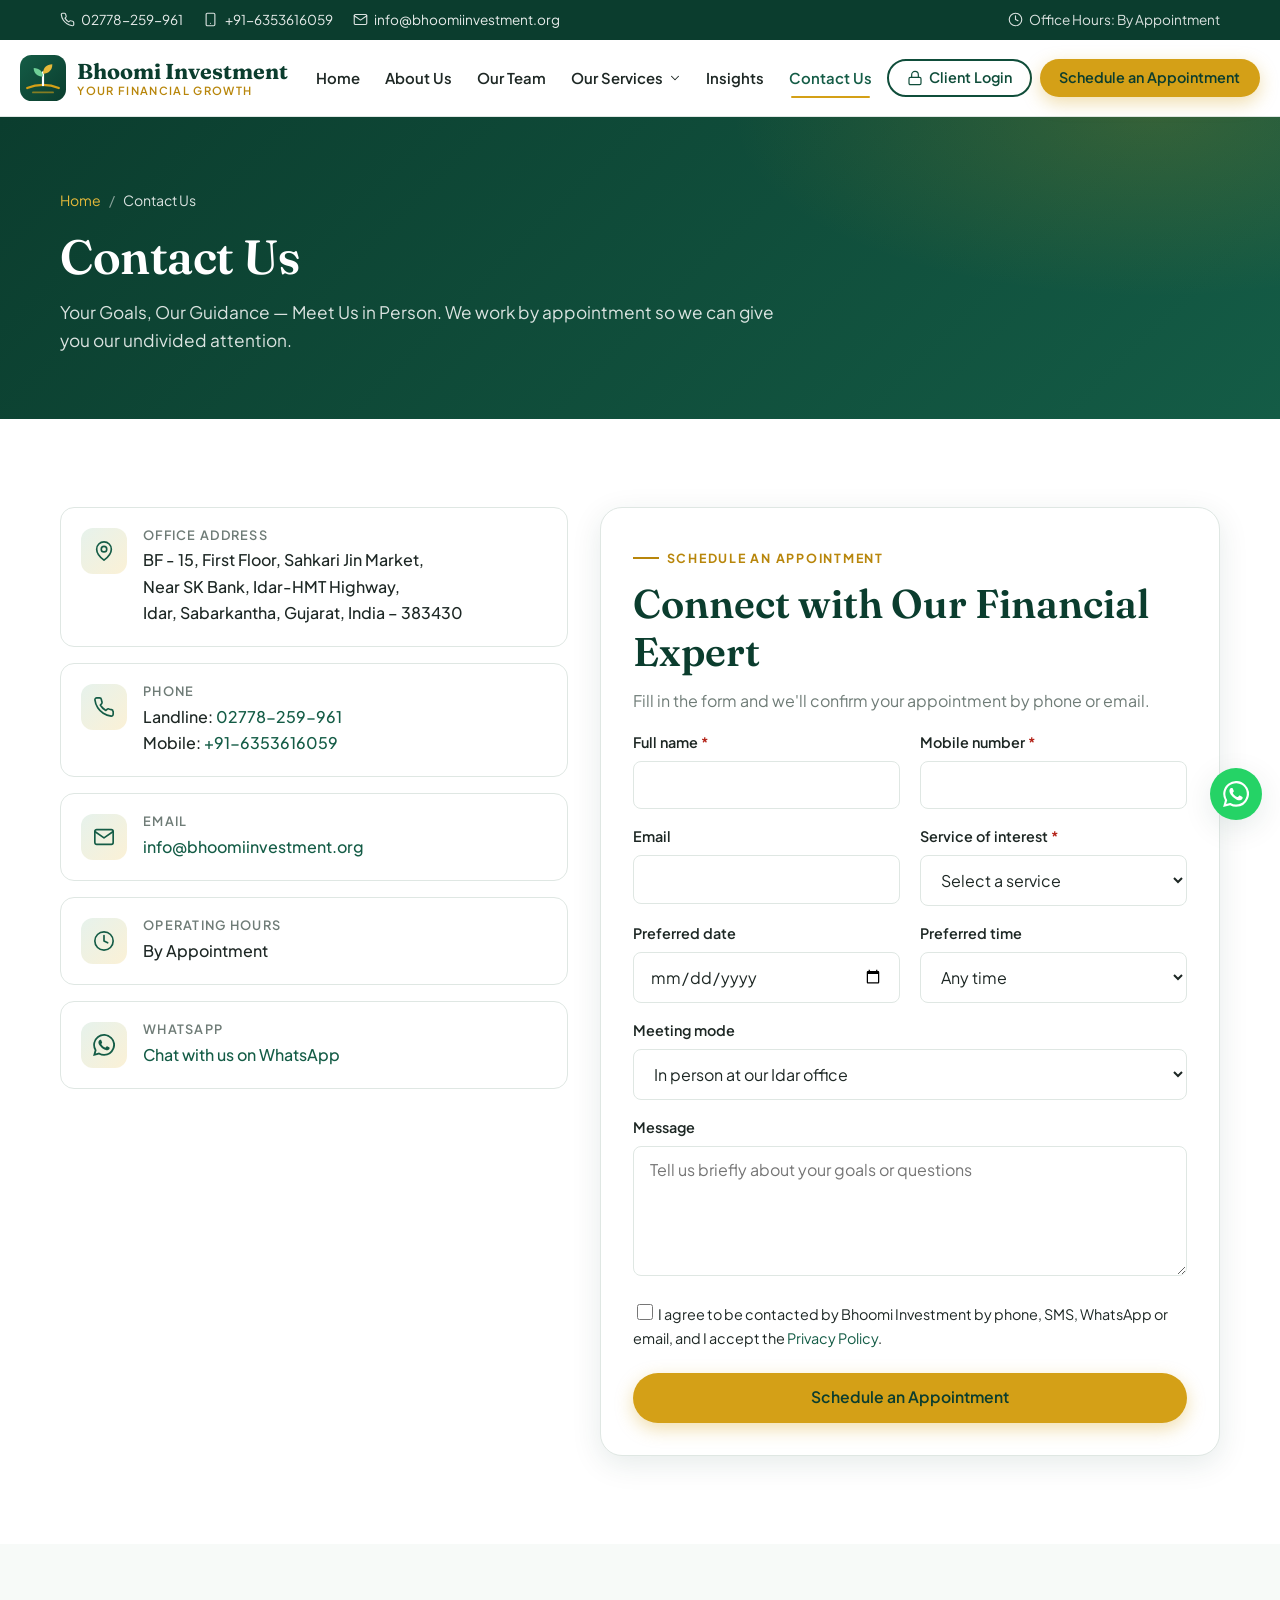
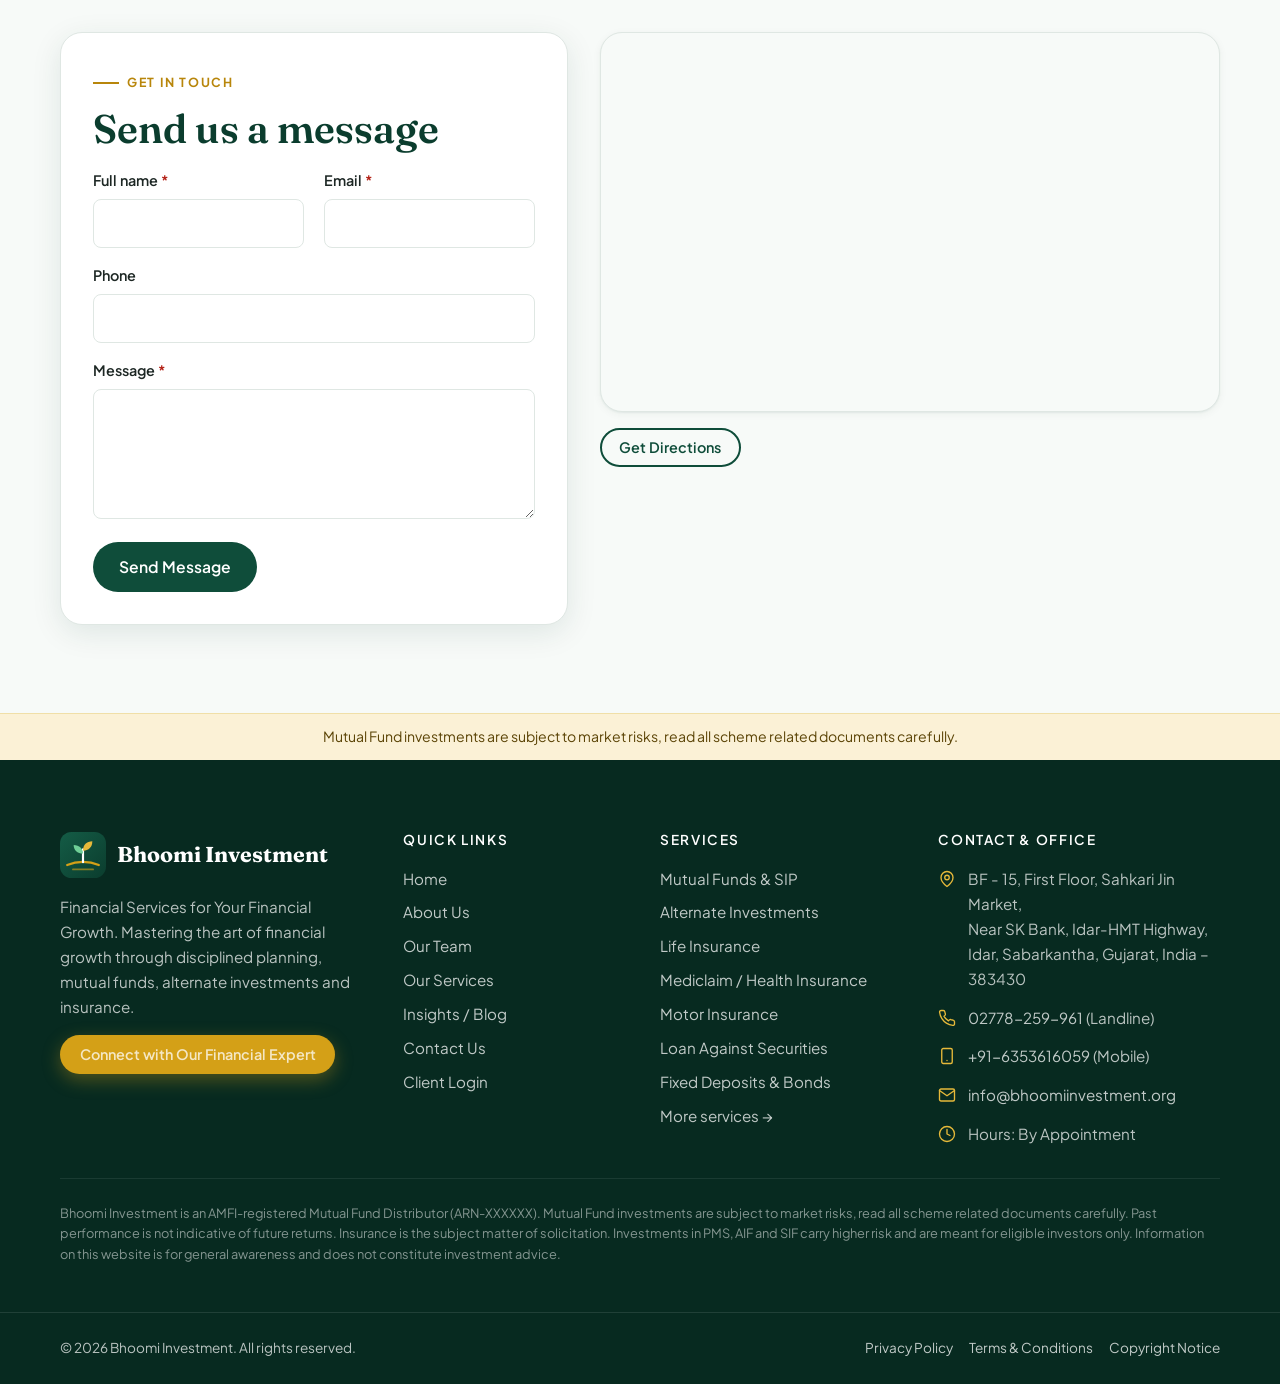
<file: contact.html>
<!DOCTYPE html>
<html lang="en" class="no-js">
<head>
  <meta charset="UTF-8">
  <meta name="viewport" content="width=device-width, initial-scale=1">
  <title>Contact Us | Bhoomi Investment</title>
  <meta name="description" content="Schedule an appointment with Bhoomi Investment, Idar, Sabarkantha, Gujarat. Call 02778-259-961 / +91-6353616059 or email info@bhoomiinvestment.org.">
  <link rel="canonical" href="https://bhoomiinvestment.org/contact.html">
  <meta property="og:type" content="website">
  <meta property="og:title" content="Contact Us | Bhoomi Investment">
  <meta property="og:description" content="Schedule an appointment with Bhoomi Investment, Idar, Sabarkantha, Gujarat. Call 02778-259-961 / +91-6353616059 or email info@bhoomiinvestment.org.">
  <meta name="theme-color" content="#0b3d2e">
  <link rel="icon" href="assets/img/favicon.svg" type="image/svg+xml">
  <link rel="preconnect" href="https://fonts.googleapis.com">
  <link rel="preconnect" href="https://fonts.gstatic.com" crossorigin>
  <link href="https://fonts.googleapis.com/css2?family=Fraunces:opsz,wght@9..144,500;9..144,600;9..144,700&family=Plus+Jakarta+Sans:wght@400;500;600;700&display=swap" rel="stylesheet">
  <link rel="stylesheet" href="assets/css/style.css">
</head>
<body data-page="contact">
  <div id="site-header"></div>

  <main id="main">
    <section class="page-hero">
      <div class="container">
        <ol class="breadcrumb"><li><a href="index.html">Home</a></li><li>Contact Us</li></ol>
        <h1>Contact Us</h1>
        <p>Your Goals, Our Guidance — Meet Us in Person. We work by appointment so we can give you our undivided attention.</p>
      </div>
    </section>

    <section>
      <div class="container contact-grid">
        <div class="contact-stack">
          <div class="contact-card">
            <div class="icon-box"><span data-icon="pin"></span></div>
            <div>
              <h4>Office Address</h4>
              <address>BF - 15, First Floor, Sahkari Jin Market,<br>Near SK Bank, Idar-HMT Highway,<br>Idar, Sabarkantha, Gujarat, India – 383430</address>
            </div>
          </div>
          <div class="contact-card">
            <div class="icon-box"><span data-icon="phone"></span></div>
            <div>
              <h4>Phone</h4>
              <p>Landline: <a data-contact="landline"></a></p>
              <p>Mobile: <a data-contact="mobile"></a></p>
            </div>
          </div>
          <div class="contact-card">
            <div class="icon-box"><span data-icon="mail"></span></div>
            <div>
              <h4>Email</h4>
              <p><a data-contact="email"></a></p>
            </div>
          </div>
          <div class="contact-card">
            <div class="icon-box"><span data-icon="clock"></span></div>
            <div>
              <h4>Operating Hours</h4>
              <p>By Appointment</p>
            </div>
          </div>
          <div class="contact-card">
            <div class="icon-box"><span data-icon="whatsapp"></span></div>
            <div>
              <h4>WhatsApp</h4>
              <p><a data-contact="whatsapp">Chat with us on WhatsApp</a></p>
            </div>
          </div>
        </div>

        <div class="form-card" id="appointment">
          <span class="eyebrow">Schedule an Appointment</span>
          <h2>Connect with Our Financial Expert</h2>
          <p class="muted">Fill in the form and we'll confirm your appointment by phone or email.</p>
          <form data-ajax data-subject="Appointment request — bhoomiinvestment.org" novalidate>
            <div class="form-grid mt-1">
              <div class="field">
                <label for="apName">Full name <span class="req">*</span></label>
                <input id="apName" name="name" type="text" autocomplete="name" required>
                <span class="error">Please enter your name.</span>
              </div>
              <div class="field">
                <label for="apPhone">Mobile number <span class="req">*</span></label>
                <input id="apPhone" name="phone" type="tel" autocomplete="tel" required>
                <span class="error">Please enter a valid mobile number.</span>
              </div>
              <div class="field">
                <label for="apEmail">Email</label>
                <input id="apEmail" name="email" type="email" autocomplete="email">
                <span class="error">Please enter a valid email address.</span>
              </div>
              <div class="field">
                <label for="apService">Service of interest <span class="req">*</span></label>
                <select id="apService" name="service" required>
                  <option value="">Select a service</option>
                  <option>Personalized Financial Planning</option>
                  <option>Mutual Funds &amp; SIP</option>
                  <option>Alternate Investments</option>
                  <option>Life Insurance</option>
                  <option>Mediclaim / Health Insurance</option>
                  <option>Motor Insurance</option>
                  <option>Loan Against Securities</option>
                  <option>Fixed Deposits &amp; Bonds</option>
                  <option>Retirement Planning</option>
                  <option>Tax Planning</option>
                  <option>Other</option>
                </select>
                <span class="error">Please choose a service.</span>
              </div>
              <div class="field">
                <label for="apDate">Preferred date</label>
                <input id="apDate" name="preferred_date" type="date">
                <span class="error">Please choose today or a future date.</span>
              </div>
              <div class="field">
                <label for="apTime">Preferred time</label>
                <select id="apTime" name="preferred_time">
                  <option value="">Any time</option>
                  <option>Morning (10 AM – 1 PM)</option>
                  <option>Afternoon (1 PM – 4 PM)</option>
                  <option>Evening (4 PM – 7 PM)</option>
                </select>
              </div>
              <div class="field full">
                <label for="apMode">Meeting mode</label>
                <select id="apMode" name="meeting_mode">
                  <option>In person at our Idar office</option>
                  <option>Phone call</option>
                  <option>Video call</option>
                </select>
              </div>
              <div class="field full">
                <label for="apMsg">Message</label>
                <textarea id="apMsg" name="message" placeholder="Tell us briefly about your goals or questions"></textarea>
              </div>
              <div class="field full">
                <label class="checkbox"><input type="checkbox" name="consent" value="yes" required> <span>I agree to be contacted by Bhoomi Investment by phone, SMS, WhatsApp or email, and I accept the <a href="privacy.html">Privacy Policy</a>.</span></label>
                <span class="error">Please provide your consent so we can contact you.</span>
              </div>
            </div>
            <div class="hp" aria-hidden="true"><input type="text" name="_honey" tabindex="-1" autocomplete="off"></div>
            <button type="submit" class="btn btn-primary btn-block mt-1">Schedule an Appointment</button>
            <div class="form-status" aria-live="polite"></div>
          </form>
        </div>
      </div>
    </section>

    <section class="section-alt" id="contact-form">
      <div class="container contact-grid">
        <div class="form-card">
          <span class="eyebrow">Get in Touch</span>
          <h2>Send us a message</h2>
          <form data-ajax data-subject="General enquiry — bhoomiinvestment.org" novalidate>
            <div class="form-grid mt-1">
              <div class="field">
                <label for="gName">Full name <span class="req">*</span></label>
                <input id="gName" name="name" type="text" autocomplete="name" required>
                <span class="error">Please enter your name.</span>
              </div>
              <div class="field">
                <label for="gEmail">Email <span class="req">*</span></label>
                <input id="gEmail" name="email" type="email" autocomplete="email" required>
                <span class="error">Please enter a valid email address.</span>
              </div>
              <div class="field full">
                <label for="gPhone">Phone</label>
                <input id="gPhone" name="phone" type="tel" autocomplete="tel">
                <span class="error">Please enter a valid phone number.</span>
              </div>
              <div class="field full">
                <label for="gMsg">Message <span class="req">*</span></label>
                <textarea id="gMsg" name="message" required></textarea>
                <span class="error">Please enter your message.</span>
              </div>
            </div>
            <div class="hp" aria-hidden="true"><input type="text" name="_honey" tabindex="-1" autocomplete="off"></div>
            <button type="submit" class="btn btn-dark mt-1">Send Message</button>
            <div class="form-status" aria-live="polite"></div>
          </form>
        </div>
        <div>
          <div class="map-wrap">
            <iframe title="Bhoomi Investment office location on Google Maps" loading="lazy" referrerpolicy="no-referrer-when-downgrade"
              src="https://maps.google.com/maps?q=Sahkari%20Jin%20Market%2C%20Idar-HMT%20Highway%2C%20Idar%2C%20Gujarat%20383430&z=16&output=embed"></iframe>
          </div>
          <p class="mt-1"><a class="btn btn-outline btn-sm" target="_blank" rel="noopener"
            href="https://www.google.com/maps/search/?api=1&query=Sahkari%20Jin%20Market%2C%20Idar-HMT%20Highway%2C%20Idar%2C%20Gujarat%20383430">Get Directions</a></p>
        </div>
      </div>
    </section>
  </main>

  <div id="site-footer"></div>
  <script src="assets/js/layout.js"></script>
  <script src="assets/js/main.js"></script>
</body>
</html>
</file>
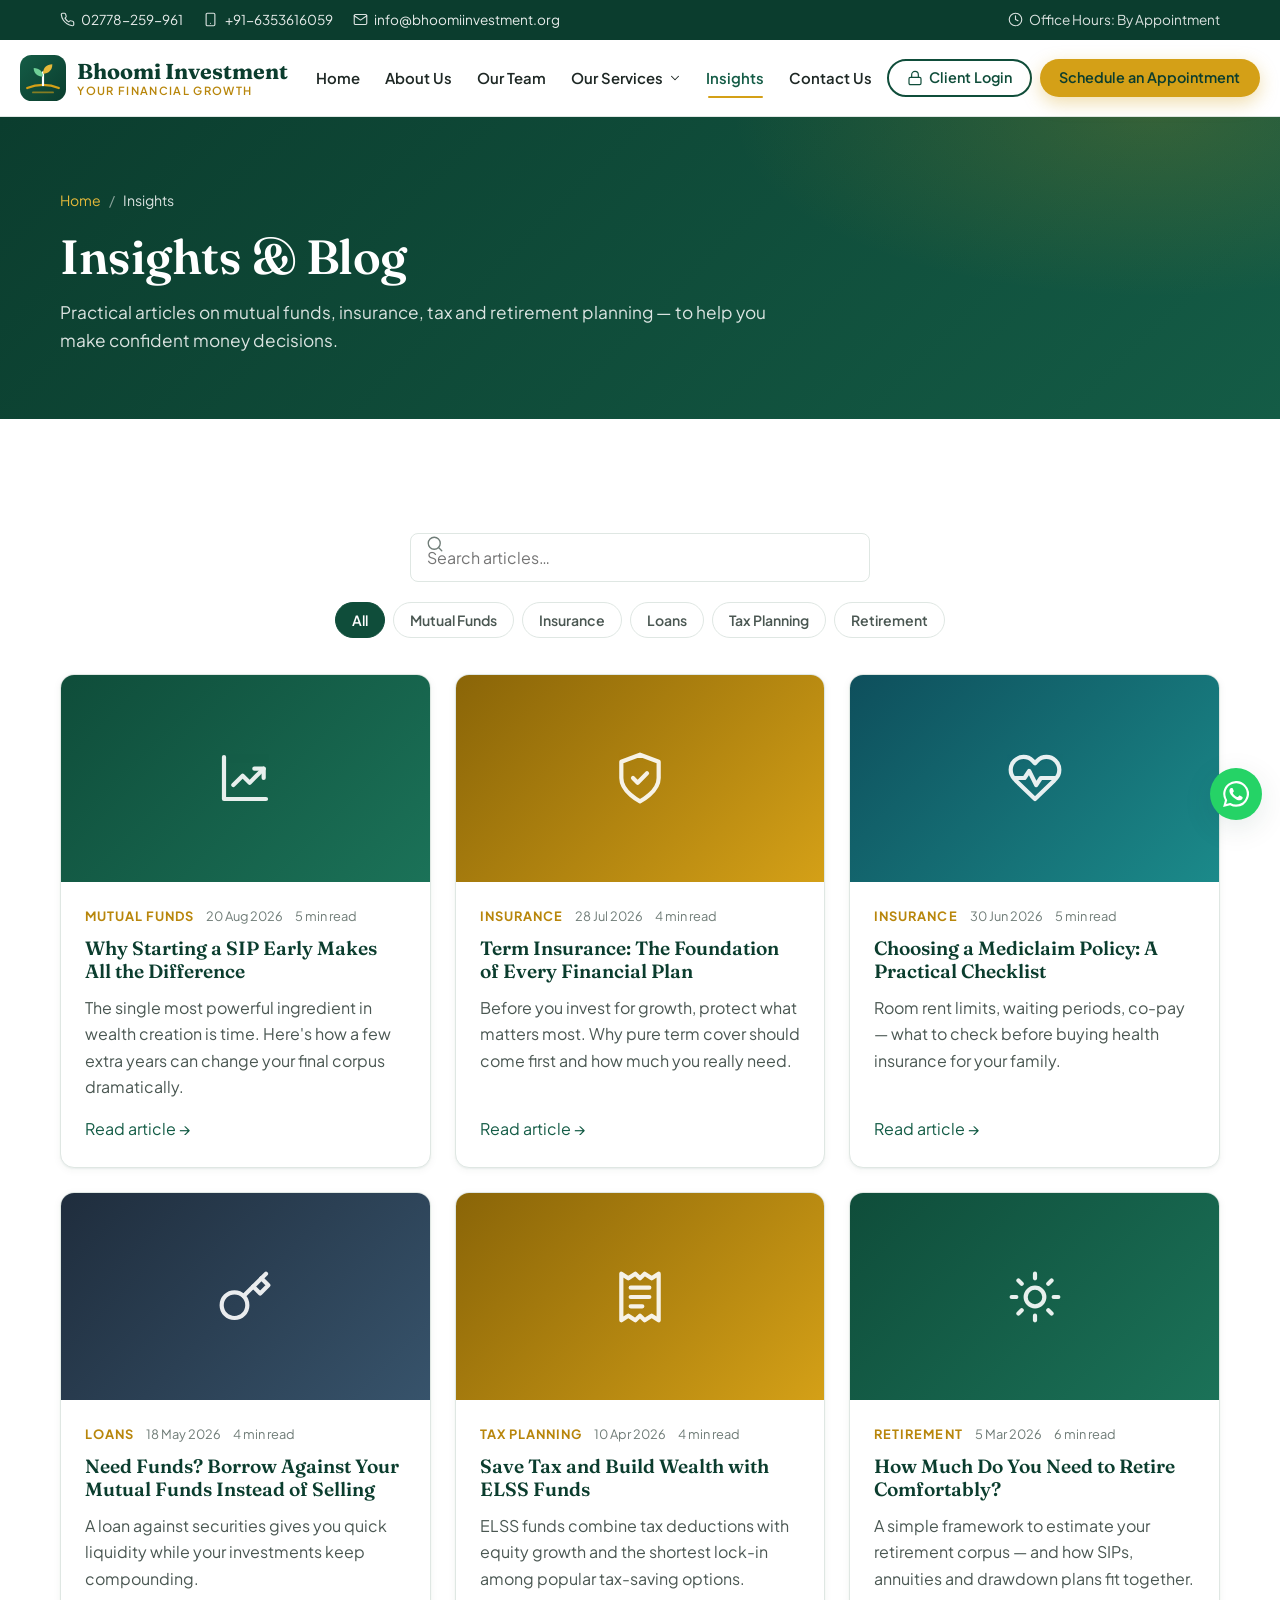
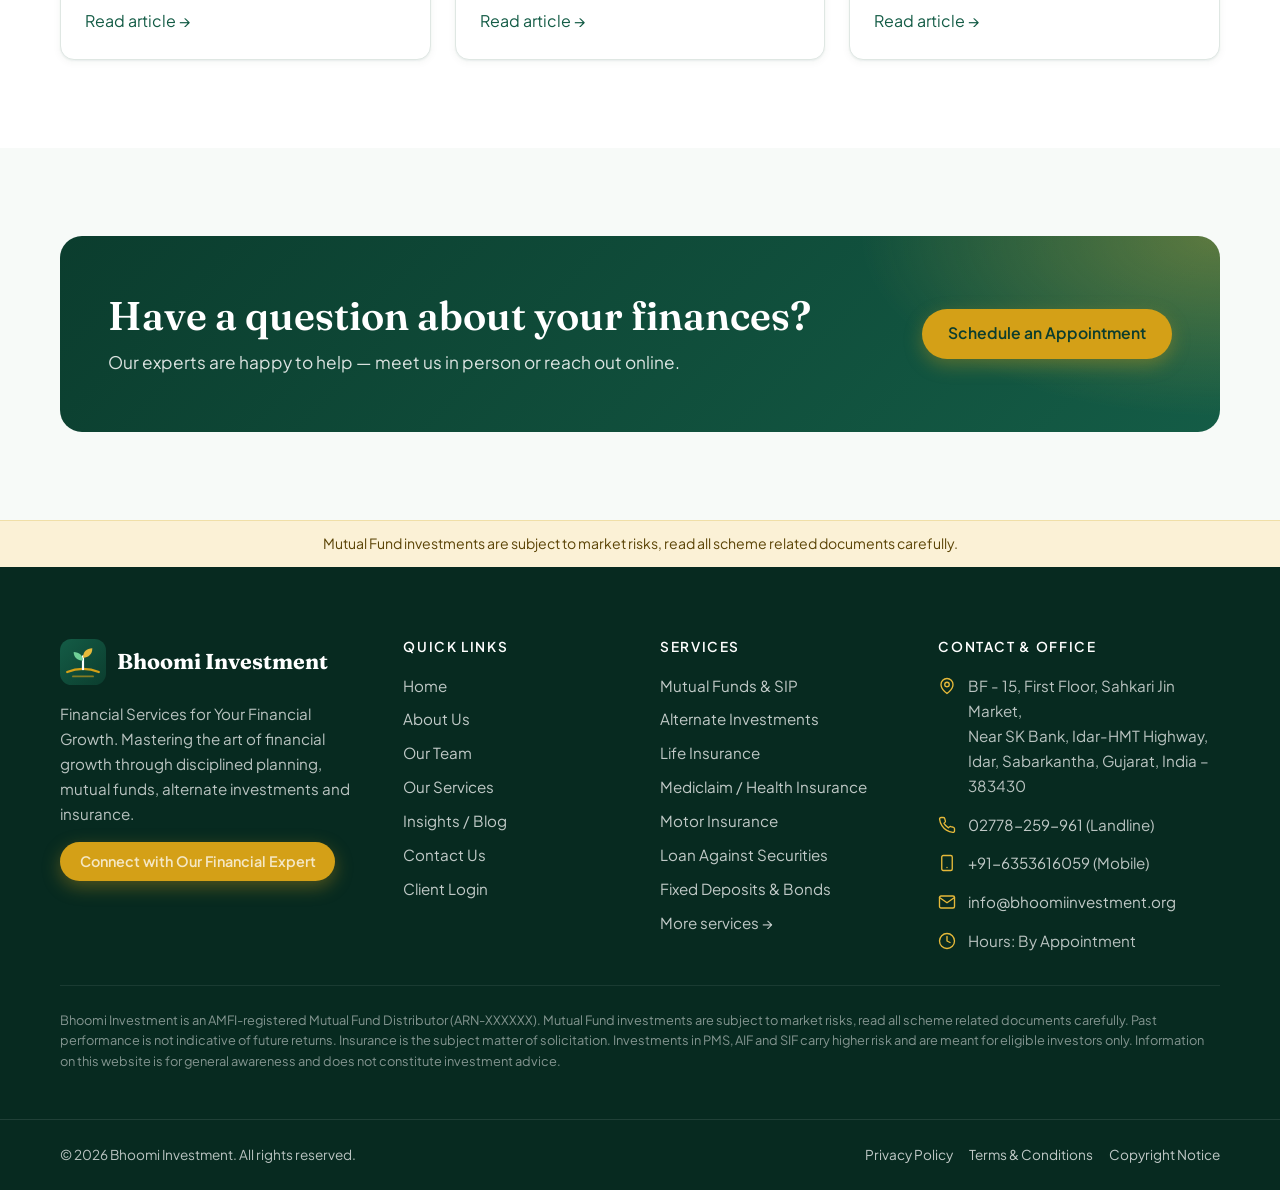
<file: insights.html>
<!DOCTYPE html>
<html lang="en" class="no-js">
<head>
  <meta charset="UTF-8">
  <meta name="viewport" content="width=device-width, initial-scale=1">
  <title>Insights & Blog | Bhoomi Investment</title>
  <meta name="description" content="Articles on SIPs, mutual funds, insurance, tax saving and retirement planning from Bhoomi Investment.">
  <link rel="canonical" href="https://bhoomiinvestment.org/insights.html">
  <meta property="og:type" content="website">
  <meta property="og:title" content="Insights & Blog | Bhoomi Investment">
  <meta property="og:description" content="Articles on SIPs, mutual funds, insurance, tax saving and retirement planning from Bhoomi Investment.">
  <meta name="theme-color" content="#0b3d2e">
  <link rel="icon" href="assets/img/favicon.svg" type="image/svg+xml">
  <link rel="preconnect" href="https://fonts.googleapis.com">
  <link rel="preconnect" href="https://fonts.gstatic.com" crossorigin>
  <link href="https://fonts.googleapis.com/css2?family=Fraunces:opsz,wght@9..144,500;9..144,600;9..144,700&family=Plus+Jakarta+Sans:wght@400;500;600;700&display=swap" rel="stylesheet">
  <link rel="stylesheet" href="assets/css/style.css">
</head>
<body data-page="insights">
  <div id="site-header"></div>

  <main id="main">
    <section class="page-hero">
      <div class="container">
        <ol class="breadcrumb"><li><a href="index.html">Home</a></li><li>Insights</li></ol>
        <h1>Insights &amp; Blog</h1>
        <p>Practical articles on mutual funds, insurance, tax and retirement planning — to help you make confident money decisions.</p>
      </div>
    </section>

    <section>
      <div class="container">
        <div class="search-box">
          <label class="visually-hidden" for="postSearch">Search articles</label>
          <span data-icon="search"></span>
          <input id="postSearch" type="search" placeholder="Search articles…" autocomplete="off">
        </div>
        <div class="filter-bar" id="filterBar" role="group" aria-label="Filter by category"></div>
        <div class="grid grid-3" id="postList" aria-live="polite"></div>
      </div>
    </section>

    <section class="section-alt">
      <div class="container">
        <div class="cta-banner reveal">
          <div>
            <h2>Have a question about your finances?</h2>
            <p>Our experts are happy to help — meet us in person or reach out online.</p>
          </div>
          <div class="cta-actions">
            <a class="btn btn-primary" href="contact.html#appointment">Schedule an Appointment</a>
          </div>
        </div>
      </div>
    </section>
  </main>

  <div id="site-footer"></div>
  <script src="assets/js/layout.js"></script>
  <script src="assets/js/posts.js"></script>
  <script src="assets/js/main.js"></script>
</body>
</html>
</file>
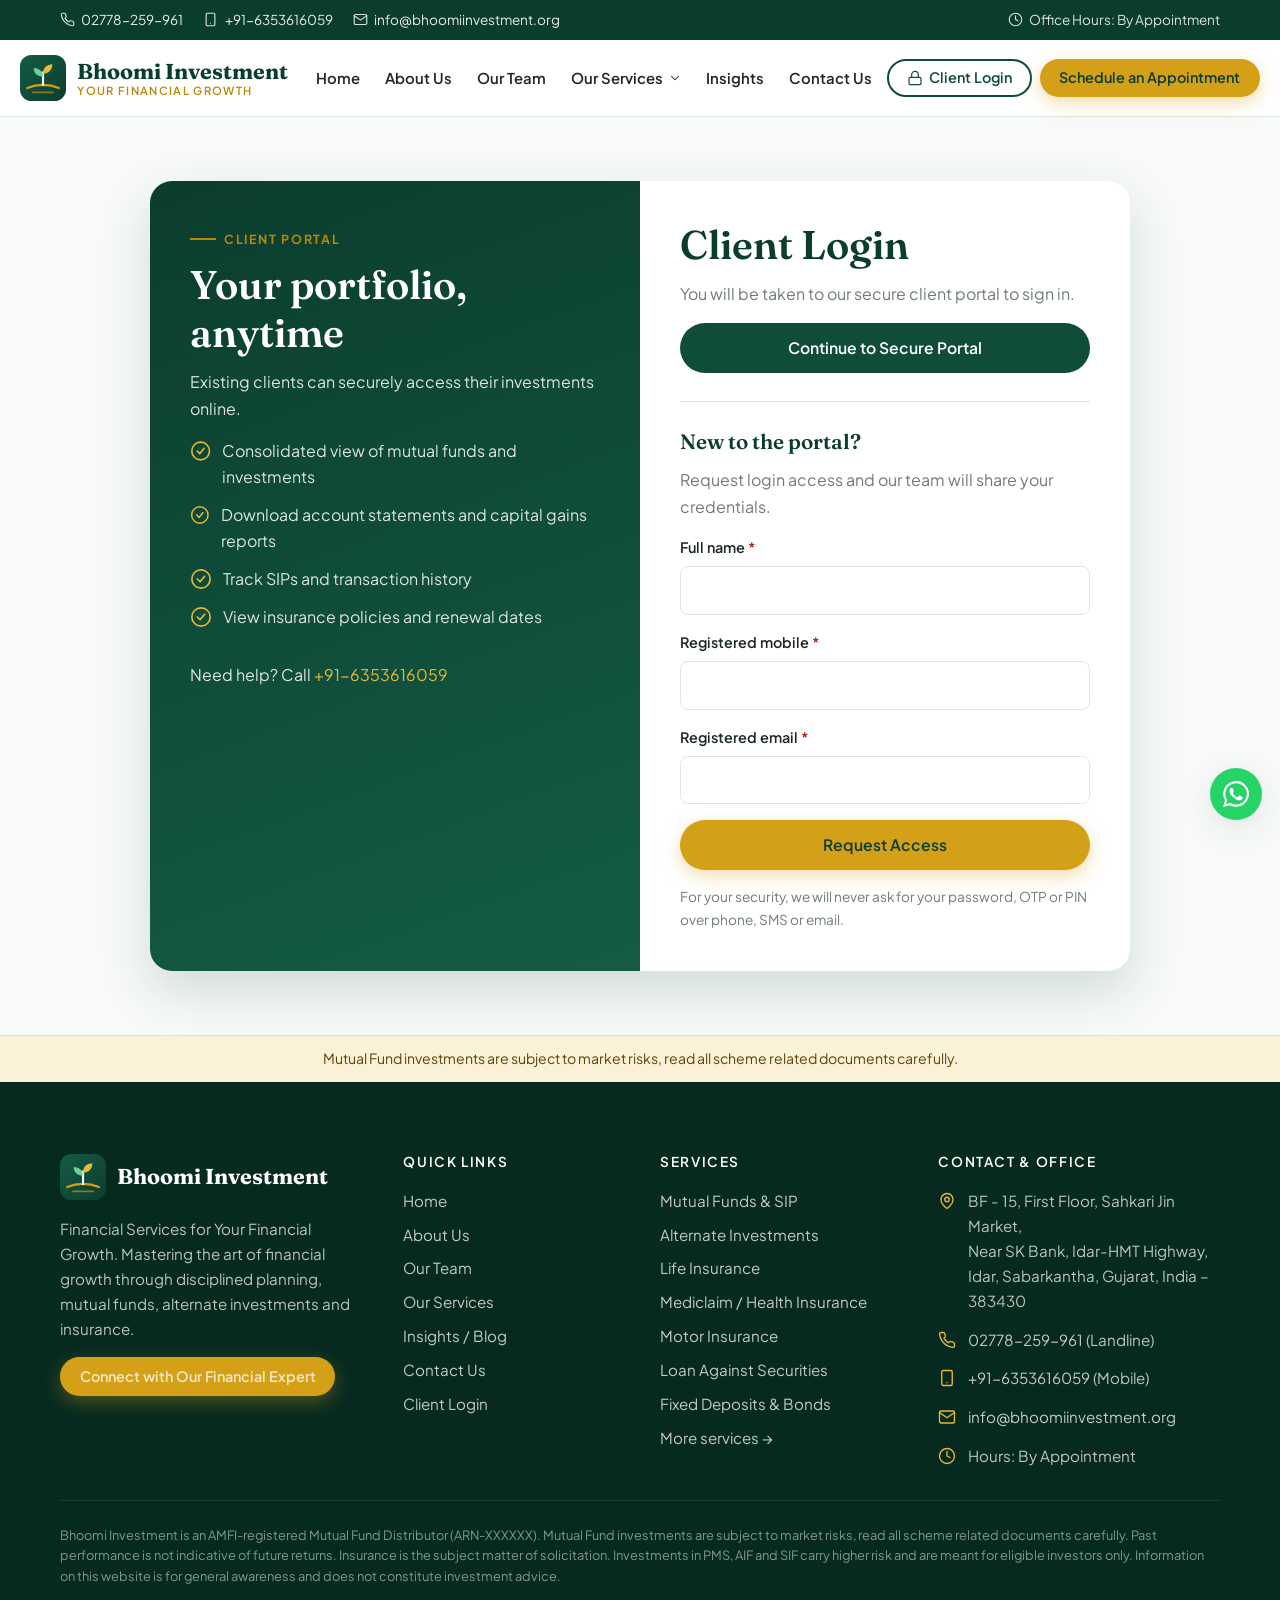
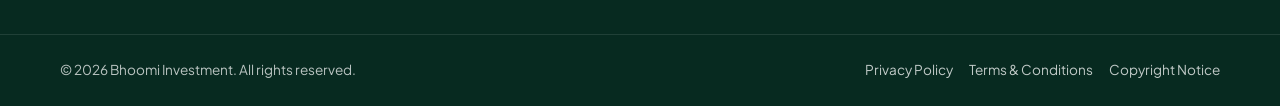
<file: login.html>
<!DOCTYPE html>
<html lang="en" class="no-js">
<head>
  <meta charset="UTF-8">
  <meta name="viewport" content="width=device-width, initial-scale=1">
  <title>Client Login | Bhoomi Investment</title>
  <meta name="description" content="Client portal login for Bhoomi Investment clients to view portfolios, statements and SIPs.">
  <link rel="canonical" href="https://bhoomiinvestment.org/login.html">
  <meta property="og:type" content="website">
  <meta property="og:title" content="Client Login | Bhoomi Investment">
  <meta property="og:description" content="Client portal login for Bhoomi Investment clients to view portfolios, statements and SIPs.">
  <meta name="theme-color" content="#0b3d2e">
  <link rel="icon" href="assets/img/favicon.svg" type="image/svg+xml">
  <link rel="preconnect" href="https://fonts.googleapis.com">
  <link rel="preconnect" href="https://fonts.gstatic.com" crossorigin>
  <link href="https://fonts.googleapis.com/css2?family=Fraunces:opsz,wght@9..144,500;9..144,600;9..144,700&family=Plus+Jakarta+Sans:wght@400;500;600;700&display=swap" rel="stylesheet">
  <link rel="stylesheet" href="assets/css/style.css">
</head>
<body data-page="login">
  <div id="site-header"></div>

  <main id="main">
    <div class="auth-wrap">
      <div class="auth-card">
        <div class="auth-side">
          <span class="eyebrow">Client Portal</span>
          <h2>Your portfolio, anytime</h2>
          <p>Existing clients can securely access their investments online.</p>
          <ul class="check-list mt-1">
            <li><span data-icon="check"></span><span>Consolidated view of mutual funds and investments</span></li>
            <li><span data-icon="check"></span><span>Download account statements and capital gains reports</span></li>
            <li><span data-icon="check"></span><span>Track SIPs and transaction history</span></li>
            <li><span data-icon="check"></span><span>View insurance policies and renewal dates</span></li>
          </ul>
          <p class="mt-2 mb-0">Need help? Call <a data-contact="mobile" style="color:var(--gold-400)"></a></p>
        </div>

        <div class="auth-form">
          <h2>Client Login</h2>
          <p class="muted">You will be taken to our secure client portal to sign in.</p>
          <a class="btn btn-dark btn-block" id="portalBtn" href="#">Continue to Secure Portal</a>
          <div class="form-status" id="portalNote" aria-live="polite"></div>

          <hr style="border:0;border-top:1px solid var(--line);margin:1.75rem 0">

          <h3>New to the portal?</h3>
          <p class="muted">Request login access and our team will share your credentials.</p>
          <form data-ajax data-subject="Client portal access request" novalidate>
            <div class="field">
              <label for="lpName">Full name <span class="req">*</span></label>
              <input id="lpName" name="name" type="text" autocomplete="name" required>
              <span class="error">Please enter your name.</span>
            </div>
            <div class="field">
              <label for="lpPhone">Registered mobile <span class="req">*</span></label>
              <input id="lpPhone" name="phone" type="tel" autocomplete="tel" required>
              <span class="error">Please enter a valid mobile number.</span>
            </div>
            <div class="field">
              <label for="lpEmail">Registered email <span class="req">*</span></label>
              <input id="lpEmail" name="email" type="email" autocomplete="email" required>
              <span class="error">Please enter a valid email address.</span>
            </div>
            <input type="hidden" name="request" value="Client portal access">
            <div class="hp" aria-hidden="true"><input type="text" name="_honey" tabindex="-1" autocomplete="off"></div>
            <button type="submit" class="btn btn-primary btn-block">Request Access</button>
            <div class="form-status" aria-live="polite"></div>
          </form>
          <p class="muted mt-1 mb-0" style="font-size:.85rem">For your security, we will never ask for your password, OTP or PIN over phone, SMS or email.</p>
        </div>
      </div>
    </div>
  </main>

  <div id="site-footer"></div>
  <script src="assets/js/layout.js"></script>
  <script src="assets/js/main.js"></script>
</body>
</html>
</file>
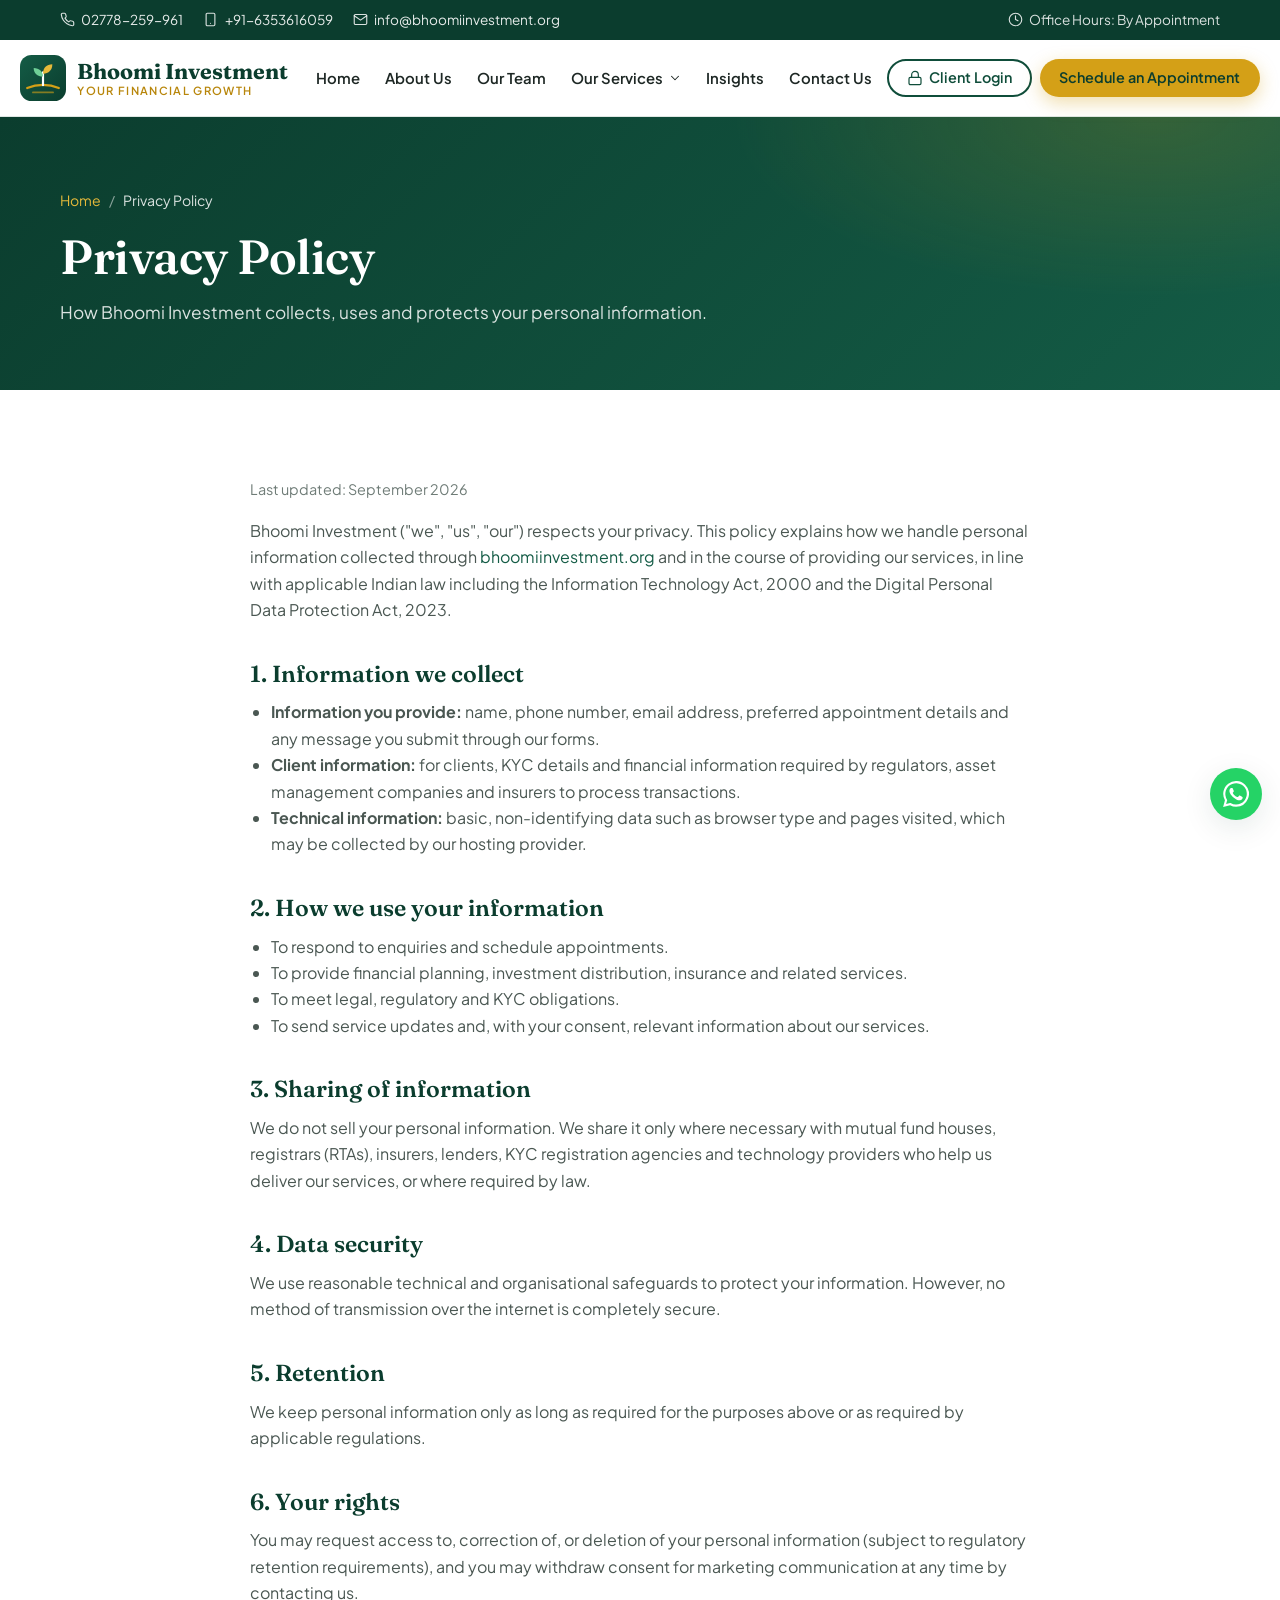
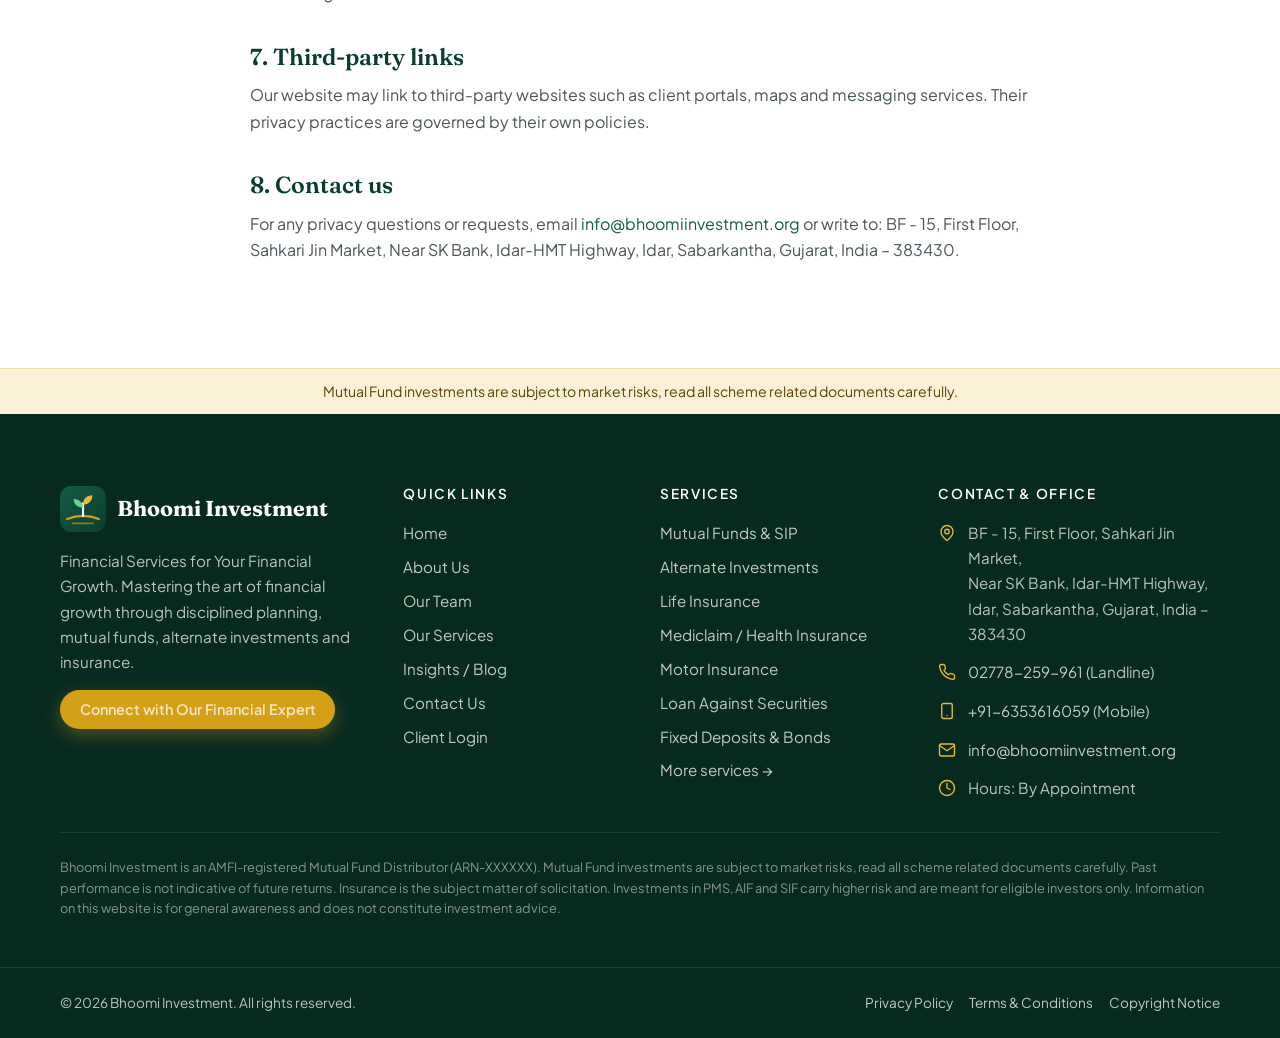
<file: privacy.html>
<!DOCTYPE html>
<html lang="en" class="no-js">
<head>
  <meta charset="UTF-8">
  <meta name="viewport" content="width=device-width, initial-scale=1">
  <title>Privacy Policy | Bhoomi Investment</title>
  <meta name="description" content="Privacy Policy of Bhoomi Investment.">
  <link rel="canonical" href="https://bhoomiinvestment.org/privacy.html">
  <meta property="og:type" content="website">
  <meta property="og:title" content="Privacy Policy | Bhoomi Investment">
  <meta property="og:description" content="Privacy Policy of Bhoomi Investment.">
  <meta name="theme-color" content="#0b3d2e">
  <link rel="icon" href="assets/img/favicon.svg" type="image/svg+xml">
  <link rel="preconnect" href="https://fonts.googleapis.com">
  <link rel="preconnect" href="https://fonts.gstatic.com" crossorigin>
  <link href="https://fonts.googleapis.com/css2?family=Fraunces:opsz,wght@9..144,500;9..144,600;9..144,700&family=Plus+Jakarta+Sans:wght@400;500;600;700&display=swap" rel="stylesheet">
  <link rel="stylesheet" href="assets/css/style.css">
</head>
<body data-page="privacy">
  <div id="site-header"></div>

  <main id="main">
    <section class="page-hero">
      <div class="container">
        <ol class="breadcrumb"><li><a href="index.html">Home</a></li><li>Privacy Policy</li></ol>
        <h1>Privacy Policy</h1>
        <p>How Bhoomi Investment collects, uses and protects your personal information.</p>
      </div>
    </section>

    <section>
      <div class="container legal">
        <p class="updated">Last updated: September 2026</p>
        <p>Bhoomi Investment ("we", "us", "our") respects your privacy. This policy explains how we handle personal information collected through <a href="https://bhoomiinvestment.org/">bhoomiinvestment.org</a> and in the course of providing our services, in line with applicable Indian law including the Information Technology Act, 2000 and the Digital Personal Data Protection Act, 2023.</p>

        <h2>1. Information we collect</h2>
        <ul>
          <li><strong>Information you provide:</strong> name, phone number, email address, preferred appointment details and any message you submit through our forms.</li>
          <li><strong>Client information:</strong> for clients, KYC details and financial information required by regulators, asset management companies and insurers to process transactions.</li>
          <li><strong>Technical information:</strong> basic, non-identifying data such as browser type and pages visited, which may be collected by our hosting provider.</li>
        </ul>

        <h2>2. How we use your information</h2>
        <ul>
          <li>To respond to enquiries and schedule appointments.</li>
          <li>To provide financial planning, investment distribution, insurance and related services.</li>
          <li>To meet legal, regulatory and KYC obligations.</li>
          <li>To send service updates and, with your consent, relevant information about our services.</li>
        </ul>

        <h2>3. Sharing of information</h2>
        <p>We do not sell your personal information. We share it only where necessary with mutual fund houses, registrars (RTAs), insurers, lenders, KYC registration agencies and technology providers who help us deliver our services, or where required by law.</p>

        <h2>4. Data security</h2>
        <p>We use reasonable technical and organisational safeguards to protect your information. However, no method of transmission over the internet is completely secure.</p>

        <h2>5. Retention</h2>
        <p>We keep personal information only as long as required for the purposes above or as required by applicable regulations.</p>

        <h2>6. Your rights</h2>
        <p>You may request access to, correction of, or deletion of your personal information (subject to regulatory retention requirements), and you may withdraw consent for marketing communication at any time by contacting us.</p>

        <h2>7. Third-party links</h2>
        <p>Our website may link to third-party websites such as client portals, maps and messaging services. Their privacy practices are governed by their own policies.</p>

        <h2>8. Contact us</h2>
        <p>For any privacy questions or requests, email <a data-contact="email"></a> or write to: BF - 15, First Floor, Sahkari Jin Market, Near SK Bank, Idar-HMT Highway, Idar, Sabarkantha, Gujarat, India – 383430.</p>
      </div>
    </section>
  </main>

  <div id="site-footer"></div>
  <script src="assets/js/layout.js"></script>
  <script src="assets/js/main.js"></script>
</body>
</html>
</file>
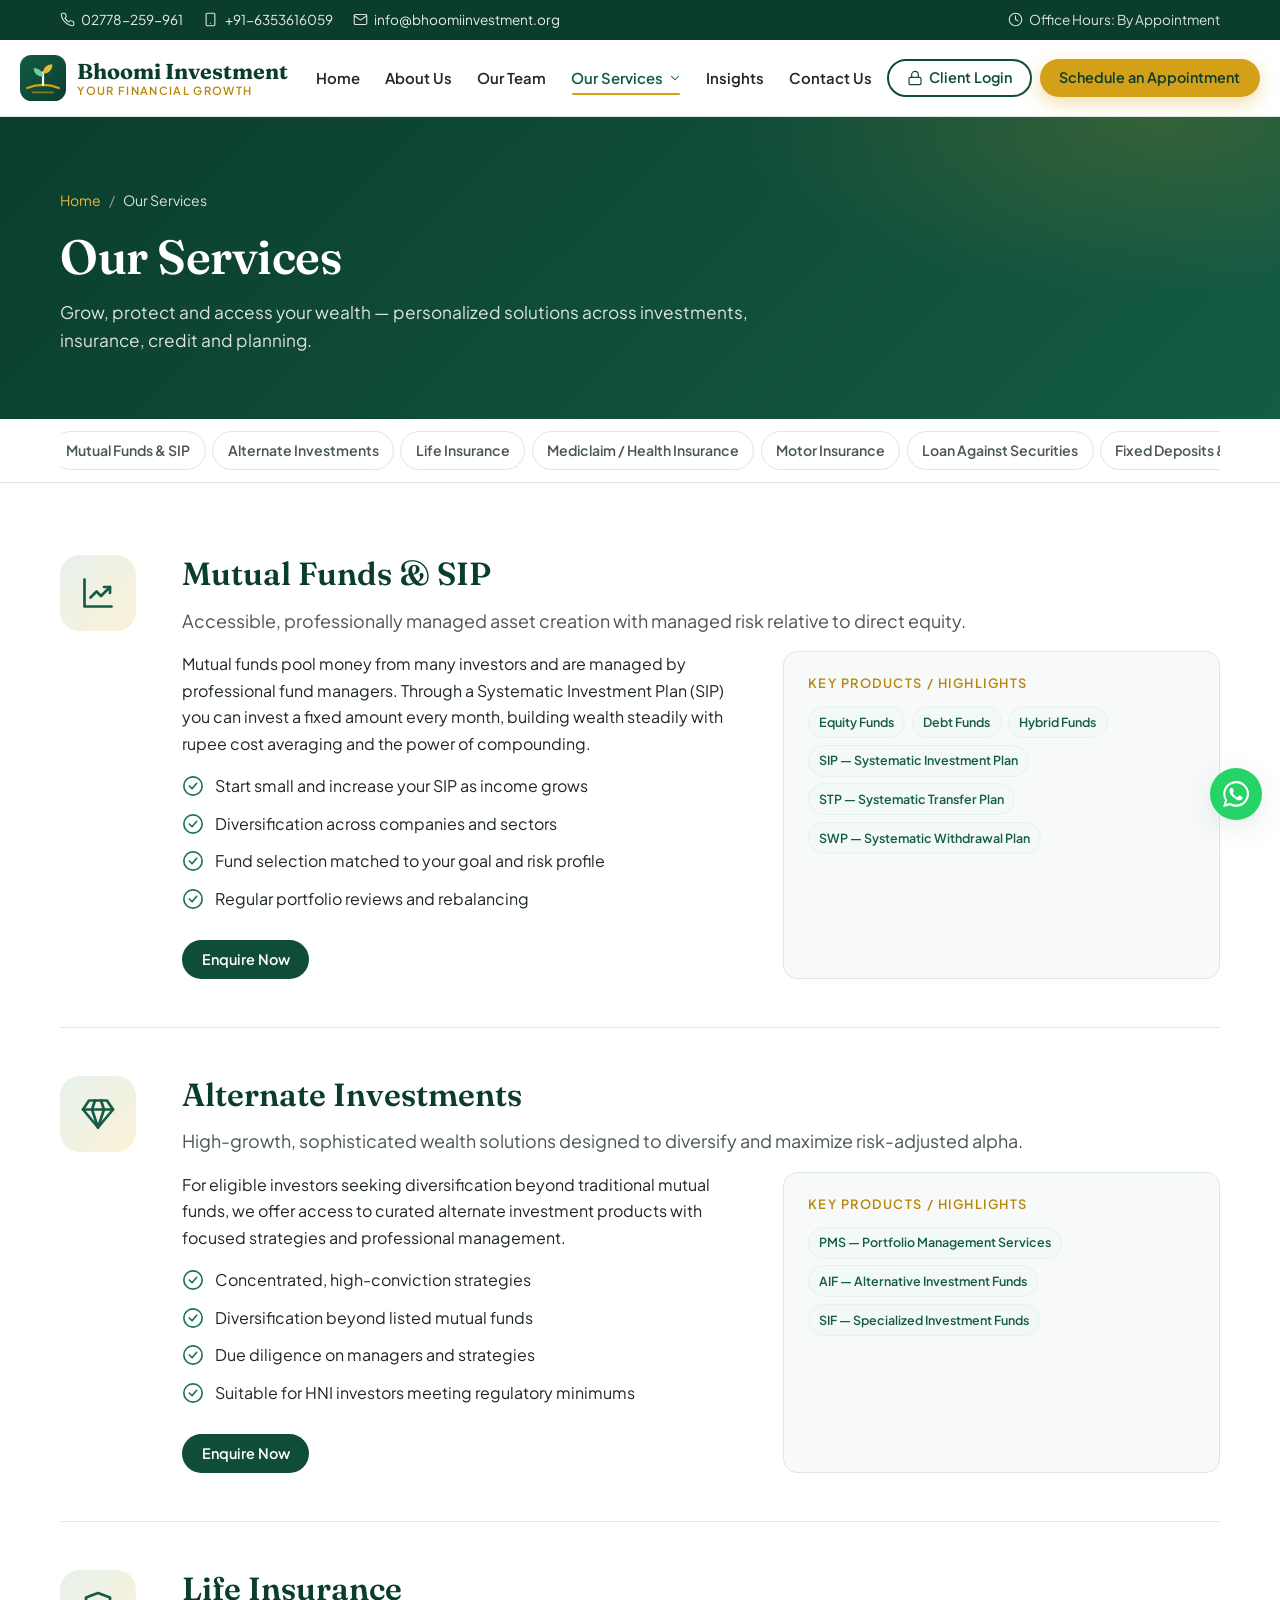
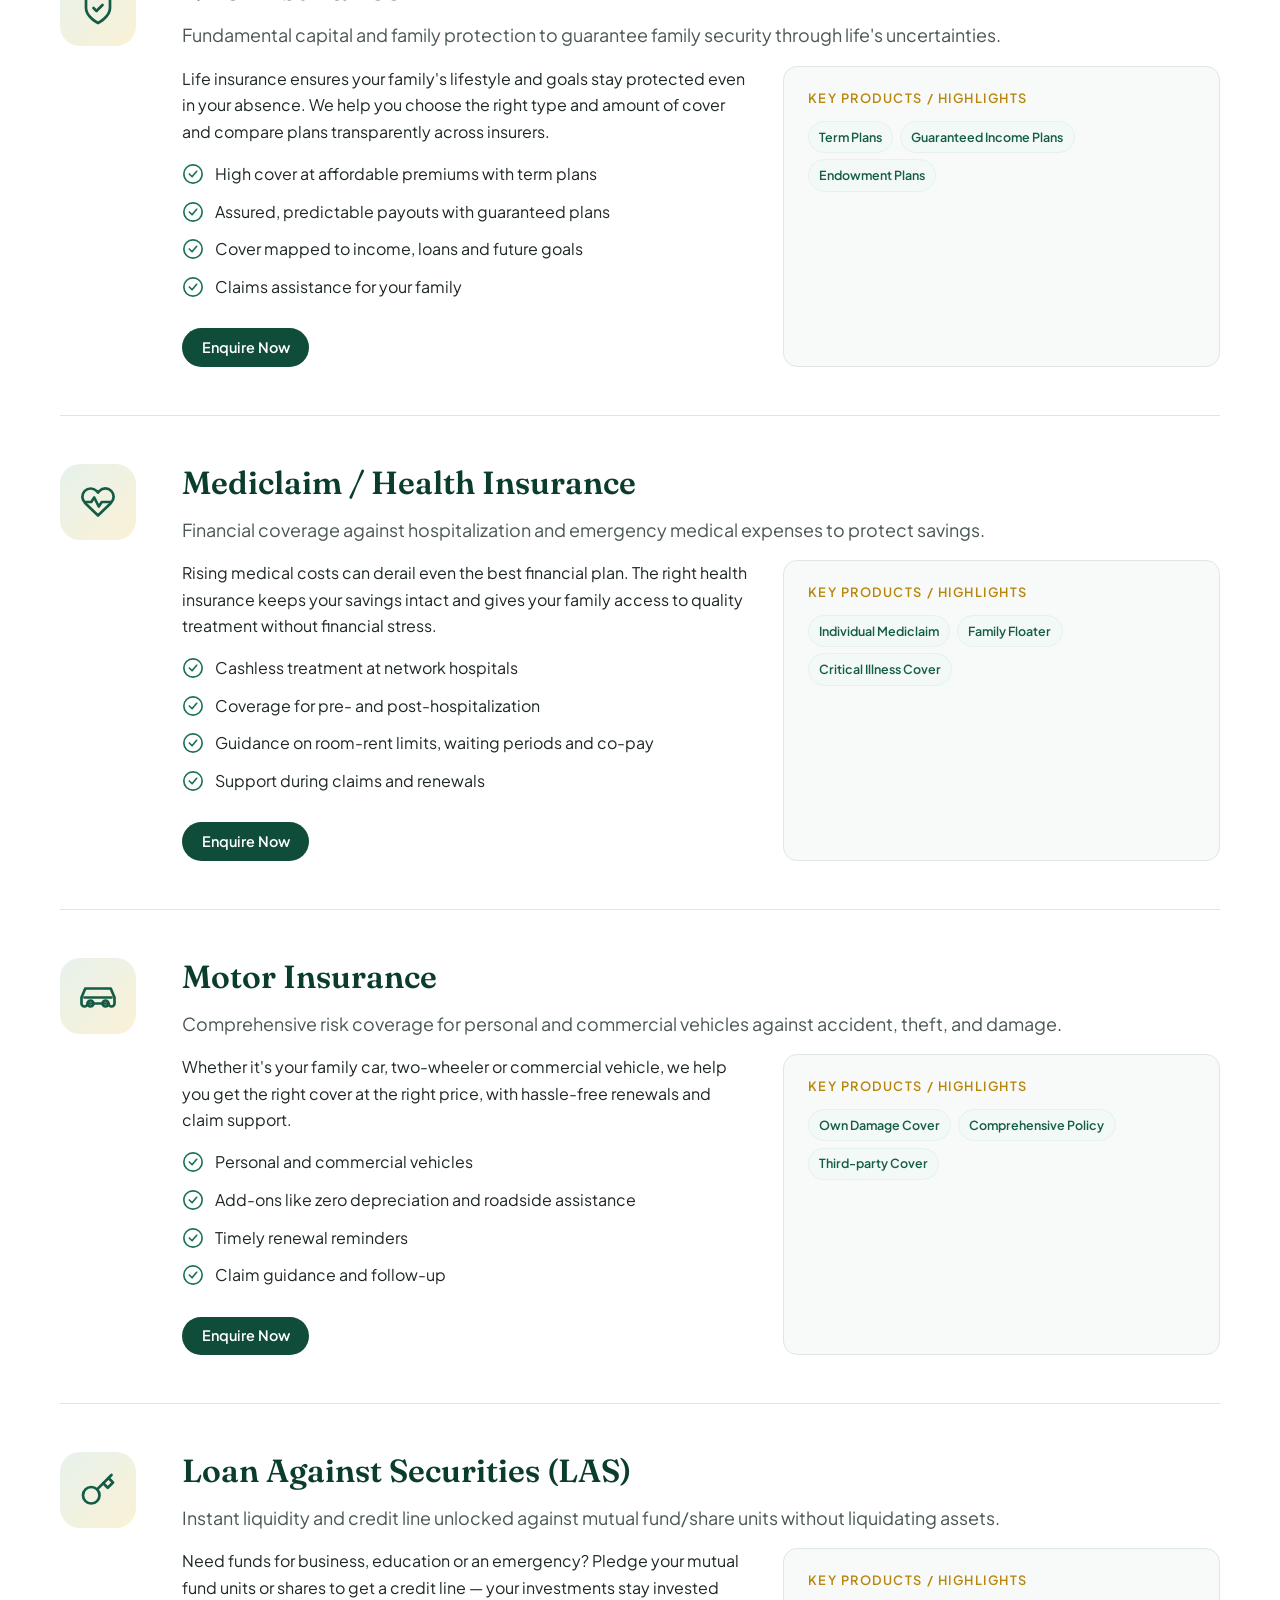
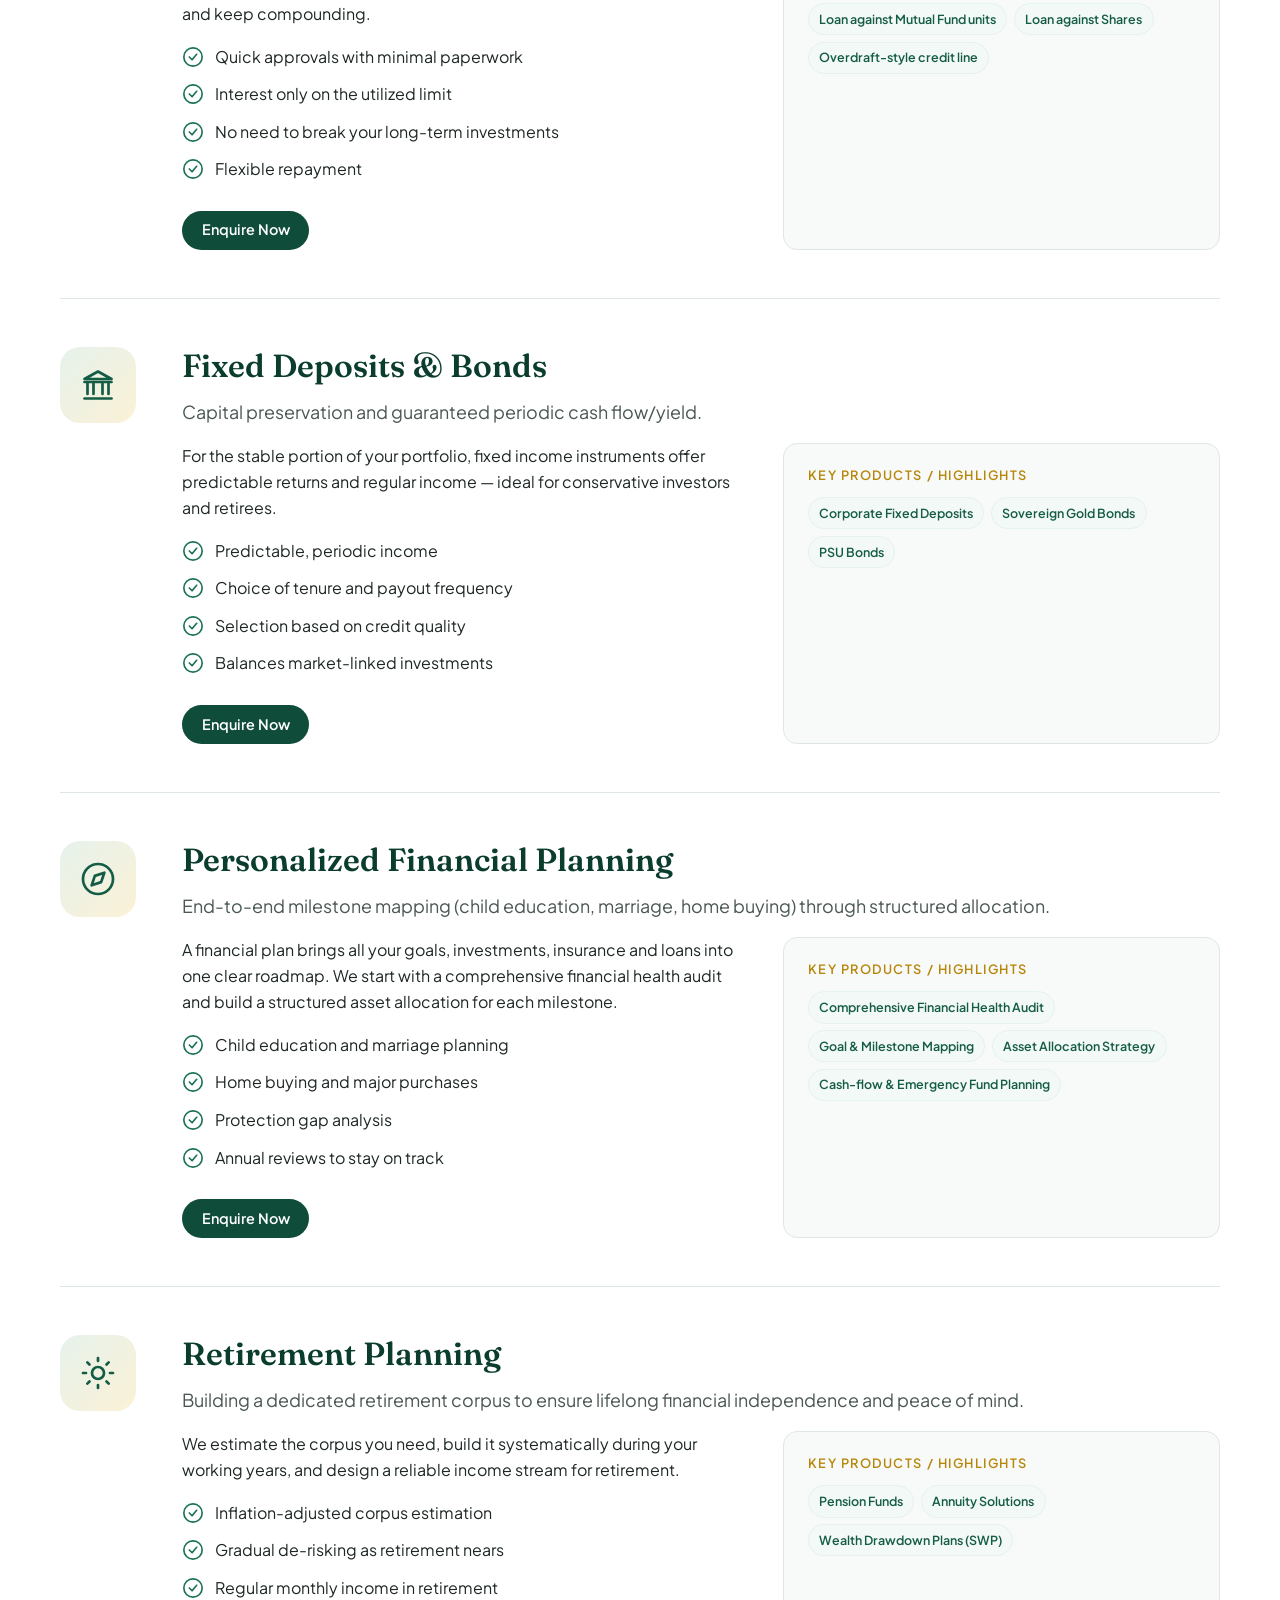
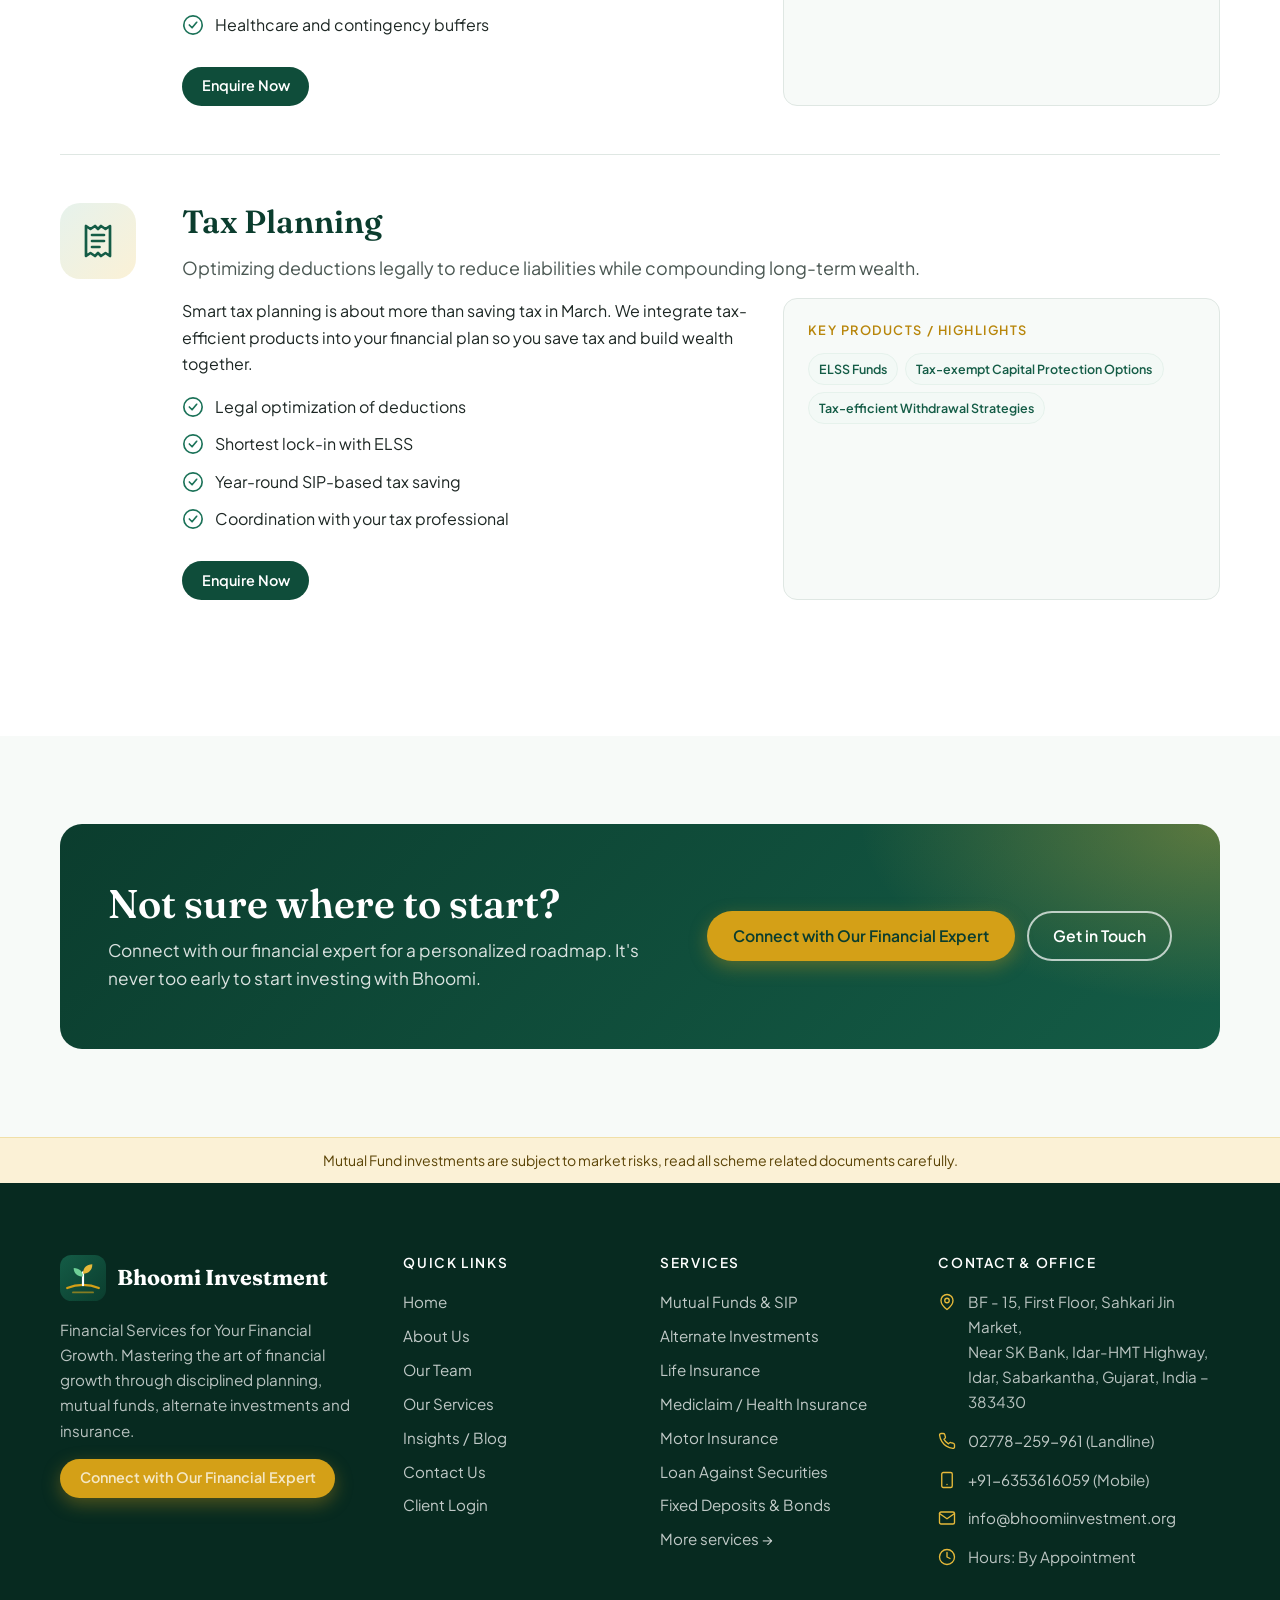
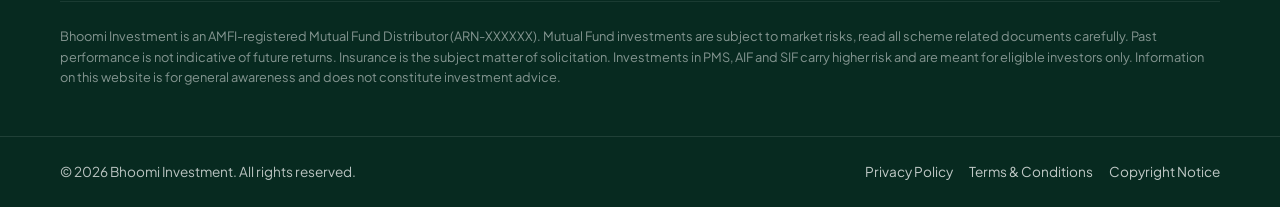
<file: services.html>
<!DOCTYPE html>
<html lang="en" class="no-js">
<head>
  <meta charset="UTF-8">
  <meta name="viewport" content="width=device-width, initial-scale=1">
  <title>Our Services | Bhoomi Investment</title>
  <meta name="description" content="Mutual funds & SIP, alternate investments (PMS, AIF, SIF), life, health and motor insurance, loans against securities, FDs & bonds, financial, retirement and tax planning.">
  <link rel="canonical" href="https://bhoomiinvestment.org/services.html">
  <meta property="og:type" content="website">
  <meta property="og:title" content="Our Services | Bhoomi Investment">
  <meta property="og:description" content="Mutual funds & SIP, alternate investments (PMS, AIF, SIF), life, health and motor insurance, loans against securities, FDs & bonds, financial, retirement and tax planning.">
  <meta name="theme-color" content="#0b3d2e">
  <link rel="icon" href="assets/img/favicon.svg" type="image/svg+xml">
  <link rel="preconnect" href="https://fonts.googleapis.com">
  <link rel="preconnect" href="https://fonts.gstatic.com" crossorigin>
  <link href="https://fonts.googleapis.com/css2?family=Fraunces:opsz,wght@9..144,500;9..144,600;9..144,700&family=Plus+Jakarta+Sans:wght@400;500;600;700&display=swap" rel="stylesheet">
  <link rel="stylesheet" href="assets/css/style.css">
</head>
<body data-page="services">
  <div id="site-header"></div>

  <main id="main">
    <section class="page-hero">
      <div class="container">
        <ol class="breadcrumb"><li><a href="index.html">Home</a></li><li>Our Services</li></ol>
        <h1>Our Services</h1>
        <p>Grow, protect and access your wealth — personalized solutions across investments, insurance, credit and planning.</p>
      </div>
    </section>

    <nav class="service-nav" aria-label="Services">
      <div class="container">
        <ul>
          <li><a href="#mutual-funds">Mutual Funds &amp; SIP</a></li>
          <li><a href="#alternate">Alternate Investments</a></li>
          <li><a href="#life-insurance">Life Insurance</a></li>
          <li><a href="#health-insurance">Mediclaim / Health Insurance</a></li>
          <li><a href="#motor-insurance">Motor Insurance</a></li>
          <li><a href="#las">Loan Against Securities</a></li>
          <li><a href="#fd-bonds">Fixed Deposits &amp; Bonds</a></li>
          <li><a href="#financial-planning">Personalized Financial Planning</a></li>
          <li><a href="#retirement">Retirement Planning</a></li>
          <li><a href="#tax">Tax Planning</a></li>
        </ul>
      </div>
    </nav>

    <section style="padding-top:24px">
      <div class="container">
        <article class="service-detail reveal" id="mutual-funds">
          <div class="icon-box"><span data-icon="chart"></span></div>
          <div>
            <h2>Mutual Funds &amp; SIP</h2>
            <p class="lead">Accessible, professionally managed asset creation with managed risk relative to direct equity.</p>
            <div class="service-body">
              <div>
                <p>Mutual funds pool money from many investors and are managed by professional fund managers. Through a Systematic Investment Plan (SIP) you can invest a fixed amount every month, building wealth steadily with rupee cost averaging and the power of compounding.</p>
                <ul class="check-list">
                  <li><span data-icon="check"></span><span>Start small and increase your SIP as income grows</span></li>
                  <li><span data-icon="check"></span><span>Diversification across companies and sectors</span></li>
                  <li><span data-icon="check"></span><span>Fund selection matched to your goal and risk profile</span></li>
                  <li><span data-icon="check"></span><span>Regular portfolio reviews and rebalancing</span></li>
                </ul>
                <div class="hero-actions">
                  <a class="btn btn-dark btn-sm" href="contact.html?service=mutual-funds#appointment">Enquire Now</a>
                </div>
              </div>
              <div class="panel">
                <h4>Key Products / Highlights</h4>
                <ul class="tags">
                  <li>Equity Funds</li>
                  <li>Debt Funds</li>
                  <li>Hybrid Funds</li>
                  <li>SIP — Systematic Investment Plan</li>
                  <li>STP — Systematic Transfer Plan</li>
                  <li>SWP — Systematic Withdrawal Plan</li>
                </ul>
              </div>
            </div>
          </div>
        </article>
        <article class="service-detail reveal" id="alternate">
          <div class="icon-box"><span data-icon="diamond"></span></div>
          <div>
            <h2>Alternate Investments</h2>
            <p class="lead">High-growth, sophisticated wealth solutions designed to diversify and maximize risk-adjusted alpha.</p>
            <div class="service-body">
              <div>
                <p>For eligible investors seeking diversification beyond traditional mutual funds, we offer access to curated alternate investment products with focused strategies and professional management.</p>
                <ul class="check-list">
                  <li><span data-icon="check"></span><span>Concentrated, high-conviction strategies</span></li>
                  <li><span data-icon="check"></span><span>Diversification beyond listed mutual funds</span></li>
                  <li><span data-icon="check"></span><span>Due diligence on managers and strategies</span></li>
                  <li><span data-icon="check"></span><span>Suitable for HNI investors meeting regulatory minimums</span></li>
                </ul>
                <div class="hero-actions">
                  <a class="btn btn-dark btn-sm" href="contact.html?service=alternate#appointment">Enquire Now</a>
                </div>
              </div>
              <div class="panel">
                <h4>Key Products / Highlights</h4>
                <ul class="tags">
                  <li>PMS — Portfolio Management Services</li>
                  <li>AIF — Alternative Investment Funds</li>
                  <li>SIF — Specialized Investment Funds</li>
                </ul>
              </div>
            </div>
          </div>
        </article>
        <article class="service-detail reveal" id="life-insurance">
          <div class="icon-box"><span data-icon="shield"></span></div>
          <div>
            <h2>Life Insurance</h2>
            <p class="lead">Fundamental capital and family protection to guarantee family security through life's uncertainties.</p>
            <div class="service-body">
              <div>
                <p>Life insurance ensures your family's lifestyle and goals stay protected even in your absence. We help you choose the right type and amount of cover and compare plans transparently across insurers.</p>
                <ul class="check-list">
                  <li><span data-icon="check"></span><span>High cover at affordable premiums with term plans</span></li>
                  <li><span data-icon="check"></span><span>Assured, predictable payouts with guaranteed plans</span></li>
                  <li><span data-icon="check"></span><span>Cover mapped to income, loans and future goals</span></li>
                  <li><span data-icon="check"></span><span>Claims assistance for your family</span></li>
                </ul>
                <div class="hero-actions">
                  <a class="btn btn-dark btn-sm" href="contact.html?service=life-insurance#appointment">Enquire Now</a>
                </div>
              </div>
              <div class="panel">
                <h4>Key Products / Highlights</h4>
                <ul class="tags">
                  <li>Term Plans</li>
                  <li>Guaranteed Income Plans</li>
                  <li>Endowment Plans</li>
                </ul>
              </div>
            </div>
          </div>
        </article>
        <article class="service-detail reveal" id="health-insurance">
          <div class="icon-box"><span data-icon="heart"></span></div>
          <div>
            <h2>Mediclaim / Health Insurance</h2>
            <p class="lead">Financial coverage against hospitalization and emergency medical expenses to protect savings.</p>
            <div class="service-body">
              <div>
                <p>Rising medical costs can derail even the best financial plan. The right health insurance keeps your savings intact and gives your family access to quality treatment without financial stress.</p>
                <ul class="check-list">
                  <li><span data-icon="check"></span><span>Cashless treatment at network hospitals</span></li>
                  <li><span data-icon="check"></span><span>Coverage for pre- and post-hospitalization</span></li>
                  <li><span data-icon="check"></span><span>Guidance on room-rent limits, waiting periods and co-pay</span></li>
                  <li><span data-icon="check"></span><span>Support during claims and renewals</span></li>
                </ul>
                <div class="hero-actions">
                  <a class="btn btn-dark btn-sm" href="contact.html?service=health-insurance#appointment">Enquire Now</a>
                </div>
              </div>
              <div class="panel">
                <h4>Key Products / Highlights</h4>
                <ul class="tags">
                  <li>Individual Mediclaim</li>
                  <li>Family Floater</li>
                  <li>Critical Illness Cover</li>
                </ul>
              </div>
            </div>
          </div>
        </article>
        <article class="service-detail reveal" id="motor-insurance">
          <div class="icon-box"><span data-icon="car"></span></div>
          <div>
            <h2>Motor Insurance</h2>
            <p class="lead">Comprehensive risk coverage for personal and commercial vehicles against accident, theft, and damage.</p>
            <div class="service-body">
              <div>
                <p>Whether it's your family car, two-wheeler or commercial vehicle, we help you get the right cover at the right price, with hassle-free renewals and claim support.</p>
                <ul class="check-list">
                  <li><span data-icon="check"></span><span>Personal and commercial vehicles</span></li>
                  <li><span data-icon="check"></span><span>Add-ons like zero depreciation and roadside assistance</span></li>
                  <li><span data-icon="check"></span><span>Timely renewal reminders</span></li>
                  <li><span data-icon="check"></span><span>Claim guidance and follow-up</span></li>
                </ul>
                <div class="hero-actions">
                  <a class="btn btn-dark btn-sm" href="contact.html?service=motor-insurance#appointment">Enquire Now</a>
                </div>
              </div>
              <div class="panel">
                <h4>Key Products / Highlights</h4>
                <ul class="tags">
                  <li>Own Damage Cover</li>
                  <li>Comprehensive Policy</li>
                  <li>Third-party Cover</li>
                </ul>
              </div>
            </div>
          </div>
        </article>
        <article class="service-detail reveal" id="las">
          <div class="icon-box"><span data-icon="key"></span></div>
          <div>
            <h2>Loan Against Securities (LAS)</h2>
            <p class="lead">Instant liquidity and credit line unlocked against mutual fund/share units without liquidating assets.</p>
            <div class="service-body">
              <div>
                <p>Need funds for business, education or an emergency? Pledge your mutual fund units or shares to get a credit line — your investments stay invested and keep compounding.</p>
                <ul class="check-list">
                  <li><span data-icon="check"></span><span>Quick approvals with minimal paperwork</span></li>
                  <li><span data-icon="check"></span><span>Interest only on the utilized limit</span></li>
                  <li><span data-icon="check"></span><span>No need to break your long-term investments</span></li>
                  <li><span data-icon="check"></span><span>Flexible repayment</span></li>
                </ul>
                <div class="hero-actions">
                  <a class="btn btn-dark btn-sm" href="contact.html?service=las#appointment">Enquire Now</a>
                </div>
              </div>
              <div class="panel">
                <h4>Key Products / Highlights</h4>
                <ul class="tags">
                  <li>Loan against Mutual Fund units</li>
                  <li>Loan against Shares</li>
                  <li>Overdraft-style credit line</li>
                </ul>
              </div>
            </div>
          </div>
        </article>
        <article class="service-detail reveal" id="fd-bonds">
          <div class="icon-box"><span data-icon="bank"></span></div>
          <div>
            <h2>Fixed Deposits &amp; Bonds</h2>
            <p class="lead">Capital preservation and guaranteed periodic cash flow/yield.</p>
            <div class="service-body">
              <div>
                <p>For the stable portion of your portfolio, fixed income instruments offer predictable returns and regular income — ideal for conservative investors and retirees.</p>
                <ul class="check-list">
                  <li><span data-icon="check"></span><span>Predictable, periodic income</span></li>
                  <li><span data-icon="check"></span><span>Choice of tenure and payout frequency</span></li>
                  <li><span data-icon="check"></span><span>Selection based on credit quality</span></li>
                  <li><span data-icon="check"></span><span>Balances market-linked investments</span></li>
                </ul>
                <div class="hero-actions">
                  <a class="btn btn-dark btn-sm" href="contact.html?service=fd-bonds#appointment">Enquire Now</a>
                </div>
              </div>
              <div class="panel">
                <h4>Key Products / Highlights</h4>
                <ul class="tags">
                  <li>Corporate Fixed Deposits</li>
                  <li>Sovereign Gold Bonds</li>
                  <li>PSU Bonds</li>
                </ul>
              </div>
            </div>
          </div>
        </article>
        <article class="service-detail reveal" id="financial-planning">
          <div class="icon-box"><span data-icon="compass"></span></div>
          <div>
            <h2>Personalized Financial Planning</h2>
            <p class="lead">End-to-end milestone mapping (child education, marriage, home buying) through structured allocation.</p>
            <div class="service-body">
              <div>
                <p>A financial plan brings all your goals, investments, insurance and loans into one clear roadmap. We start with a comprehensive financial health audit and build a structured asset allocation for each milestone.</p>
                <ul class="check-list">
                  <li><span data-icon="check"></span><span>Child education and marriage planning</span></li>
                  <li><span data-icon="check"></span><span>Home buying and major purchases</span></li>
                  <li><span data-icon="check"></span><span>Protection gap analysis</span></li>
                  <li><span data-icon="check"></span><span>Annual reviews to stay on track</span></li>
                </ul>
                <div class="hero-actions">
                  <a class="btn btn-dark btn-sm" href="contact.html?service=financial-planning#appointment">Enquire Now</a>
                </div>
              </div>
              <div class="panel">
                <h4>Key Products / Highlights</h4>
                <ul class="tags">
                  <li>Comprehensive Financial Health Audit</li>
                  <li>Goal &amp; Milestone Mapping</li>
                  <li>Asset Allocation Strategy</li>
                  <li>Cash-flow &amp; Emergency Fund Planning</li>
                </ul>
              </div>
            </div>
          </div>
        </article>
        <article class="service-detail reveal" id="retirement">
          <div class="icon-box"><span data-icon="sun"></span></div>
          <div>
            <h2>Retirement Planning</h2>
            <p class="lead">Building a dedicated retirement corpus to ensure lifelong financial independence and peace of mind.</p>
            <div class="service-body">
              <div>
                <p>We estimate the corpus you need, build it systematically during your working years, and design a reliable income stream for retirement.</p>
                <ul class="check-list">
                  <li><span data-icon="check"></span><span>Inflation-adjusted corpus estimation</span></li>
                  <li><span data-icon="check"></span><span>Gradual de-risking as retirement nears</span></li>
                  <li><span data-icon="check"></span><span>Regular monthly income in retirement</span></li>
                  <li><span data-icon="check"></span><span>Healthcare and contingency buffers</span></li>
                </ul>
                <div class="hero-actions">
                  <a class="btn btn-dark btn-sm" href="contact.html?service=retirement#appointment">Enquire Now</a>
                </div>
              </div>
              <div class="panel">
                <h4>Key Products / Highlights</h4>
                <ul class="tags">
                  <li>Pension Funds</li>
                  <li>Annuity Solutions</li>
                  <li>Wealth Drawdown Plans (SWP)</li>
                </ul>
              </div>
            </div>
          </div>
        </article>
        <article class="service-detail reveal" id="tax">
          <div class="icon-box"><span data-icon="receipt"></span></div>
          <div>
            <h2>Tax Planning</h2>
            <p class="lead">Optimizing deductions legally to reduce liabilities while compounding long-term wealth.</p>
            <div class="service-body">
              <div>
                <p>Smart tax planning is about more than saving tax in March. We integrate tax-efficient products into your financial plan so you save tax and build wealth together.</p>
                <ul class="check-list">
                  <li><span data-icon="check"></span><span>Legal optimization of deductions</span></li>
                  <li><span data-icon="check"></span><span>Shortest lock-in with ELSS</span></li>
                  <li><span data-icon="check"></span><span>Year-round SIP-based tax saving</span></li>
                  <li><span data-icon="check"></span><span>Coordination with your tax professional</span></li>
                </ul>
                <div class="hero-actions">
                  <a class="btn btn-dark btn-sm" href="contact.html?service=tax#appointment">Enquire Now</a>
                </div>
              </div>
              <div class="panel">
                <h4>Key Products / Highlights</h4>
                <ul class="tags">
                  <li>ELSS Funds</li>
                  <li>Tax-exempt Capital Protection Options</li>
                  <li>Tax-efficient Withdrawal Strategies</li>
                </ul>
              </div>
            </div>
          </div>
        </article>
      </div>
    </section>

    <section class="section-alt">
      <div class="container">
        <div class="cta-banner reveal">
          <div>
            <h2>Not sure where to start?</h2>
            <p>Connect with our financial expert for a personalized roadmap. It's never too early to start investing with Bhoomi.</p>
          </div>
          <div class="cta-actions">
            <a class="btn btn-primary" href="contact.html#appointment">Connect with Our Financial Expert</a>
            <a class="btn btn-outline-light" href="contact.html">Get in Touch</a>
          </div>
        </div>
      </div>
    </section>
  </main>

  <div id="site-footer"></div>
  <script src="assets/js/layout.js"></script>
  <script src="assets/js/main.js"></script>
</body>
</html>
</file>
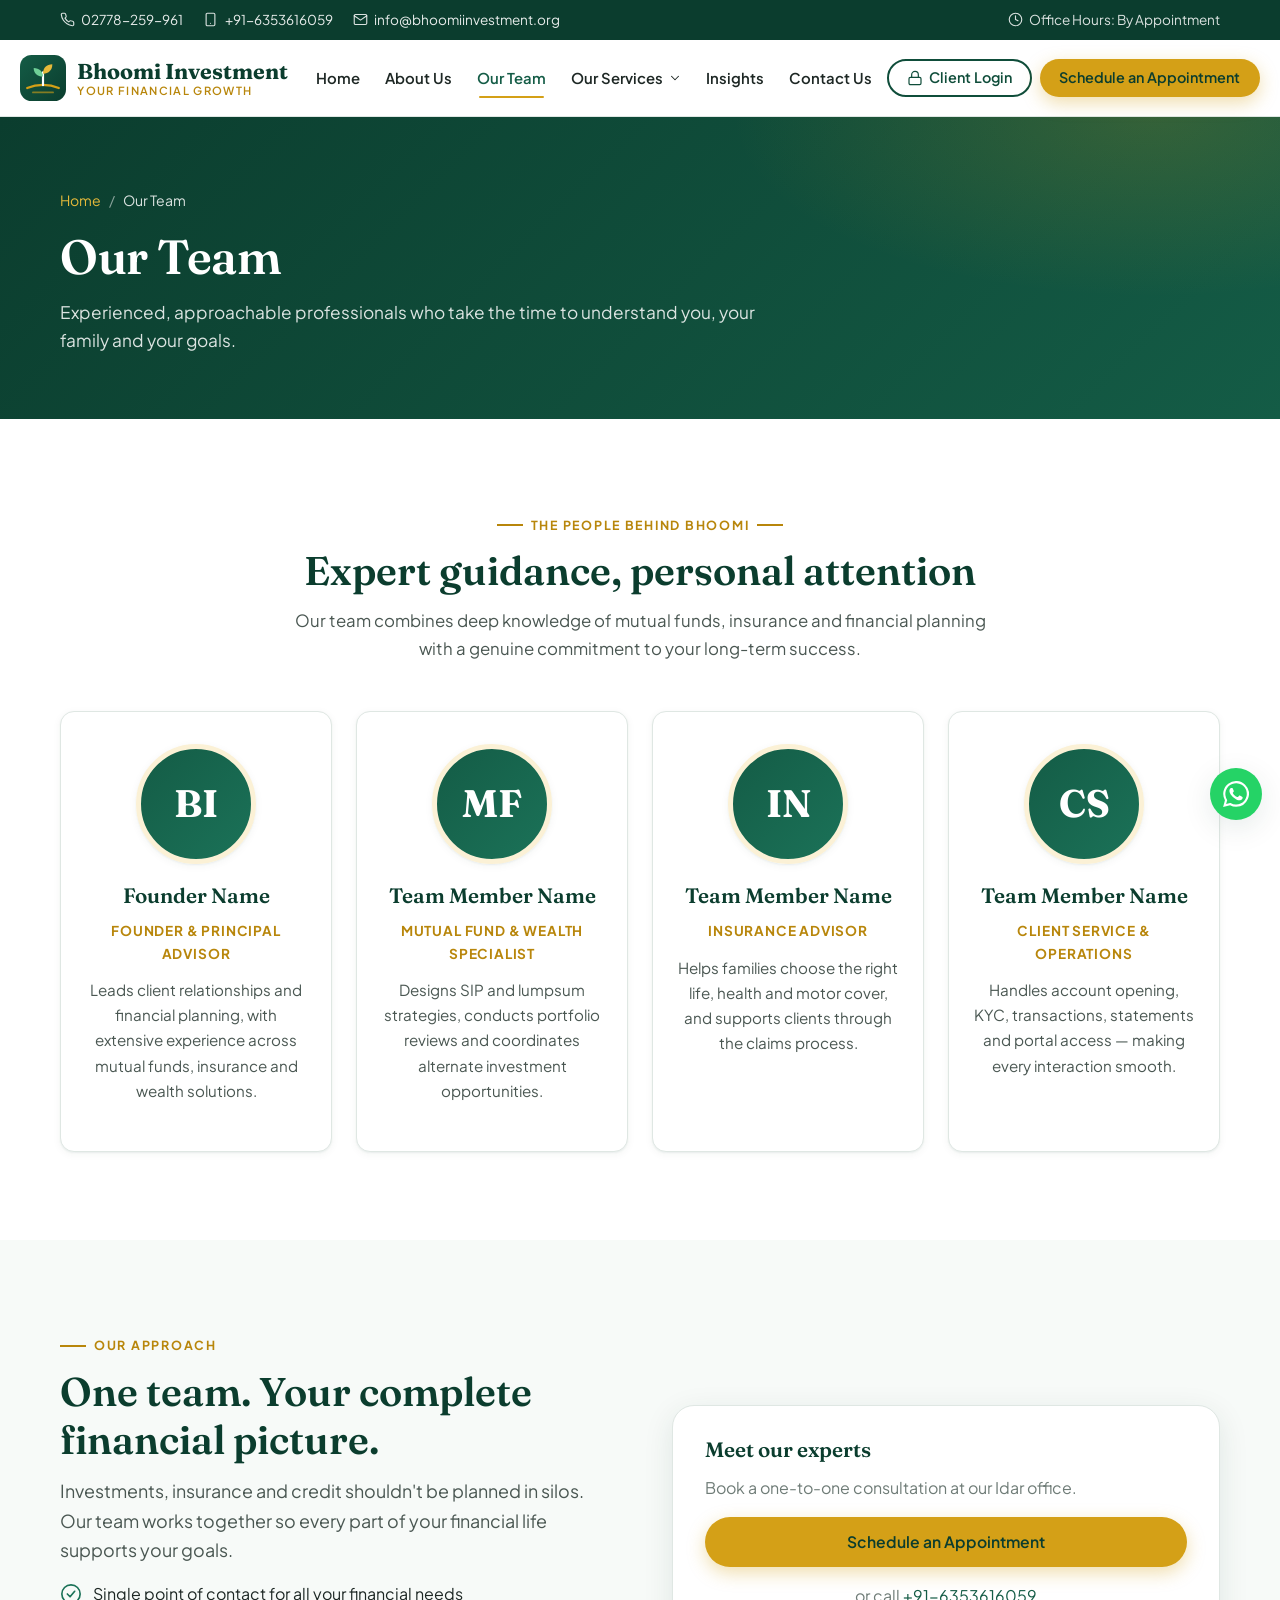
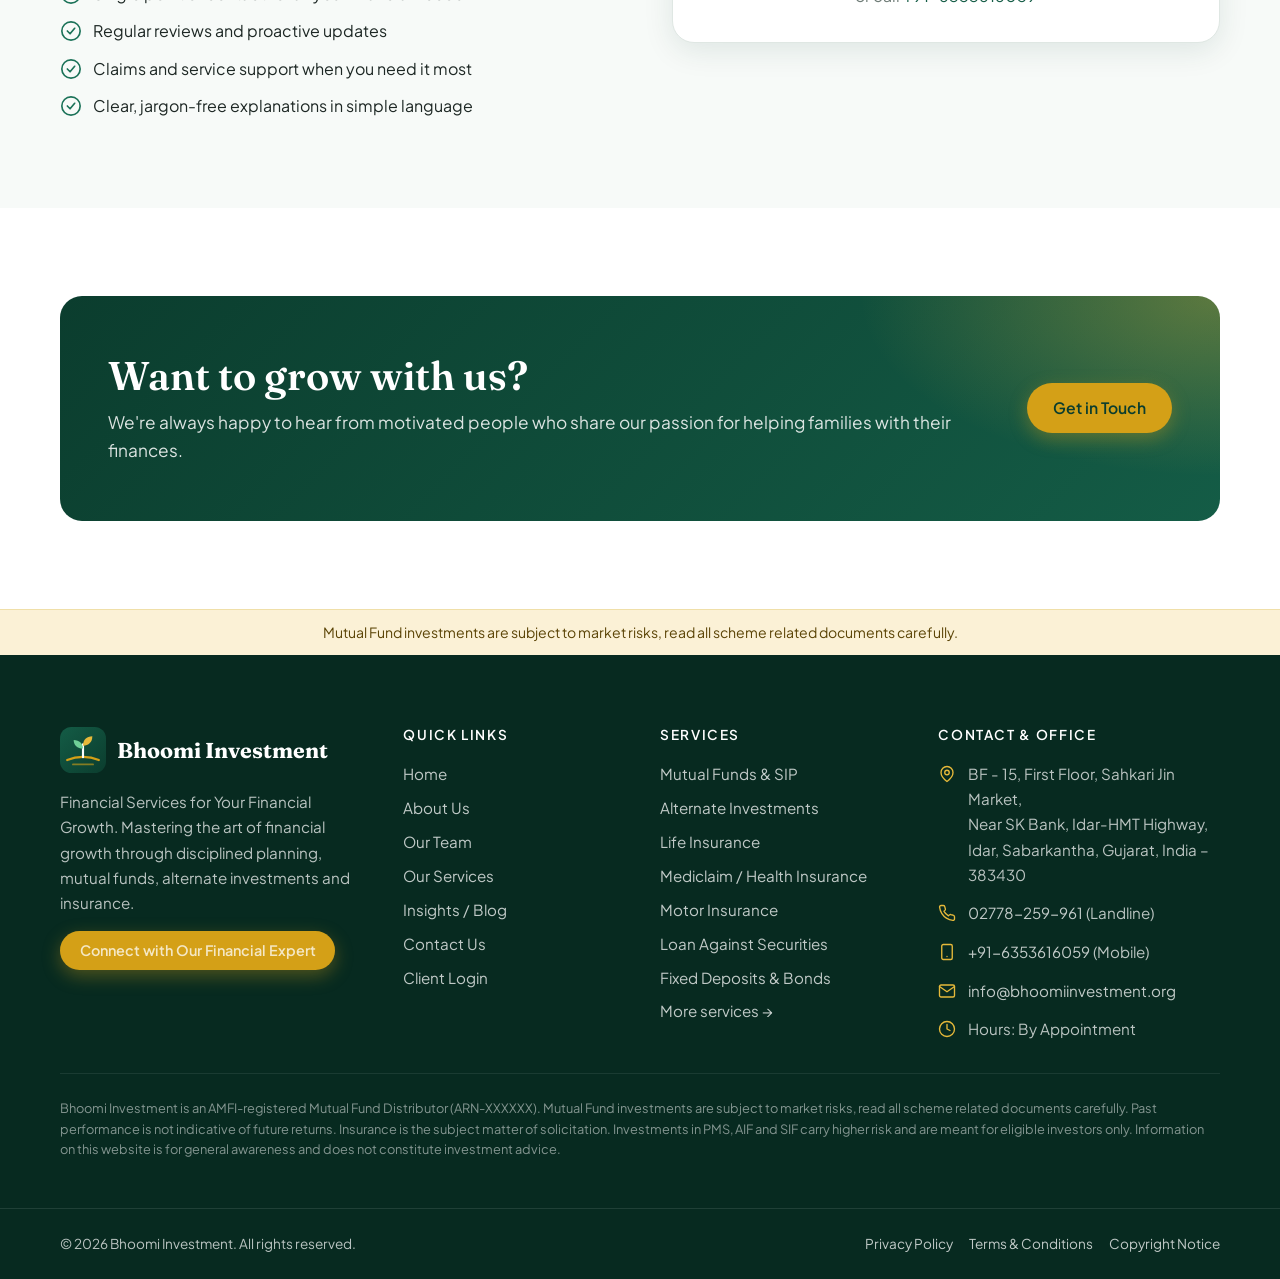
<file: team.html>
<!DOCTYPE html>
<html lang="en" class="no-js">
<head>
  <meta charset="UTF-8">
  <meta name="viewport" content="width=device-width, initial-scale=1">
  <title>Our Team | Bhoomi Investment</title>
  <meta name="description" content="Meet the Bhoomi Investment team — experienced professionals in mutual funds, insurance and financial planning in Idar, Gujarat.">
  <link rel="canonical" href="https://bhoomiinvestment.org/team.html">
  <meta property="og:type" content="website">
  <meta property="og:title" content="Our Team | Bhoomi Investment">
  <meta property="og:description" content="Meet the Bhoomi Investment team — experienced professionals in mutual funds, insurance and financial planning in Idar, Gujarat.">
  <meta name="theme-color" content="#0b3d2e">
  <link rel="icon" href="assets/img/favicon.svg" type="image/svg+xml">
  <link rel="preconnect" href="https://fonts.googleapis.com">
  <link rel="preconnect" href="https://fonts.gstatic.com" crossorigin>
  <link href="https://fonts.googleapis.com/css2?family=Fraunces:opsz,wght@9..144,500;9..144,600;9..144,700&family=Plus+Jakarta+Sans:wght@400;500;600;700&display=swap" rel="stylesheet">
  <link rel="stylesheet" href="assets/css/style.css">
</head>
<body data-page="team">
  <div id="site-header"></div>

  <main id="main">
    <section class="page-hero">
      <div class="container">
        <ol class="breadcrumb"><li><a href="index.html">Home</a></li><li>Our Team</li></ol>
        <h1>Our Team</h1>
        <p>Experienced, approachable professionals who take the time to understand you, your family and your goals.</p>
      </div>
    </section>

    <section>
      <div class="container">
        <div class="section-head reveal">
          <span class="eyebrow">The People Behind Bhoomi</span>
          <h2>Expert guidance, personal attention</h2>
          <p>Our team combines deep knowledge of mutual funds, insurance and financial planning with a genuine commitment to your long-term success.</p>
        </div>

        <!--
          TEAM MEMBERS — replace the placeholder names, roles and bios below.
          To add a photo, replace the initials inside .team-photo with:
          <img src="assets/img/team/your-photo.jpg" alt="Full Name">
        -->
        <div class="grid grid-4">
          <article class="card team-card reveal">
            <div class="team-photo">BI</div>
            <h3>Founder Name</h3>
            <p class="role">Founder &amp; Principal Advisor</p>
            <p>Leads client relationships and financial planning, with extensive experience across mutual funds, insurance and wealth solutions.</p>
          </article>
          <article class="card team-card reveal">
            <div class="team-photo">MF</div>
            <h3>Team Member Name</h3>
            <p class="role">Mutual Fund &amp; Wealth Specialist</p>
            <p>Designs SIP and lumpsum strategies, conducts portfolio reviews and coordinates alternate investment opportunities.</p>
          </article>
          <article class="card team-card reveal">
            <div class="team-photo">IN</div>
            <h3>Team Member Name</h3>
            <p class="role">Insurance Advisor</p>
            <p>Helps families choose the right life, health and motor cover, and supports clients through the claims process.</p>
          </article>
          <article class="card team-card reveal">
            <div class="team-photo">CS</div>
            <h3>Team Member Name</h3>
            <p class="role">Client Service &amp; Operations</p>
            <p>Handles account opening, KYC, transactions, statements and portal access — making every interaction smooth.</p>
          </article>
        </div>
      </div>
    </section>

    <section class="section-alt">
      <div class="container split">
        <div class="reveal">
          <span class="eyebrow">Our Approach</span>
          <h2>One team. Your complete financial picture.</h2>
          <p class="lead">Investments, insurance and credit shouldn't be planned in silos. Our team works together so every part of your financial life supports your goals.</p>
          <ul class="check-list mt-1">
            <li><span data-icon="check"></span><span>Single point of contact for all your financial needs</span></li>
            <li><span data-icon="check"></span><span>Regular reviews and proactive updates</span></li>
            <li><span data-icon="check"></span><span>Claims and service support when you need it most</span></li>
            <li><span data-icon="check"></span><span>Clear, jargon-free explanations in simple language</span></li>
          </ul>
        </div>
        <div class="reveal">
          <div class="form-card">
            <h3>Meet our experts</h3>
            <p class="muted">Book a one-to-one consultation at our Idar office.</p>
            <a class="btn btn-primary btn-block" href="contact.html#appointment">Schedule an Appointment</a>
            <p class="muted mt-1 mb-0 text-center">or call <a data-contact="mobile"></a></p>
          </div>
        </div>
      </div>
    </section>

    <section>
      <div class="container">
        <div class="cta-banner reveal">
          <div>
            <h2>Want to grow with us?</h2>
            <p>We're always happy to hear from motivated people who share our passion for helping families with their finances.</p>
          </div>
          <div class="cta-actions">
            <a class="btn btn-primary" href="contact.html#contact-form">Get in Touch</a>
          </div>
        </div>
      </div>
    </section>
  </main>

  <div id="site-footer"></div>
  <script src="assets/js/layout.js"></script>
  <script src="assets/js/main.js"></script>
</body>
</html>
</file>
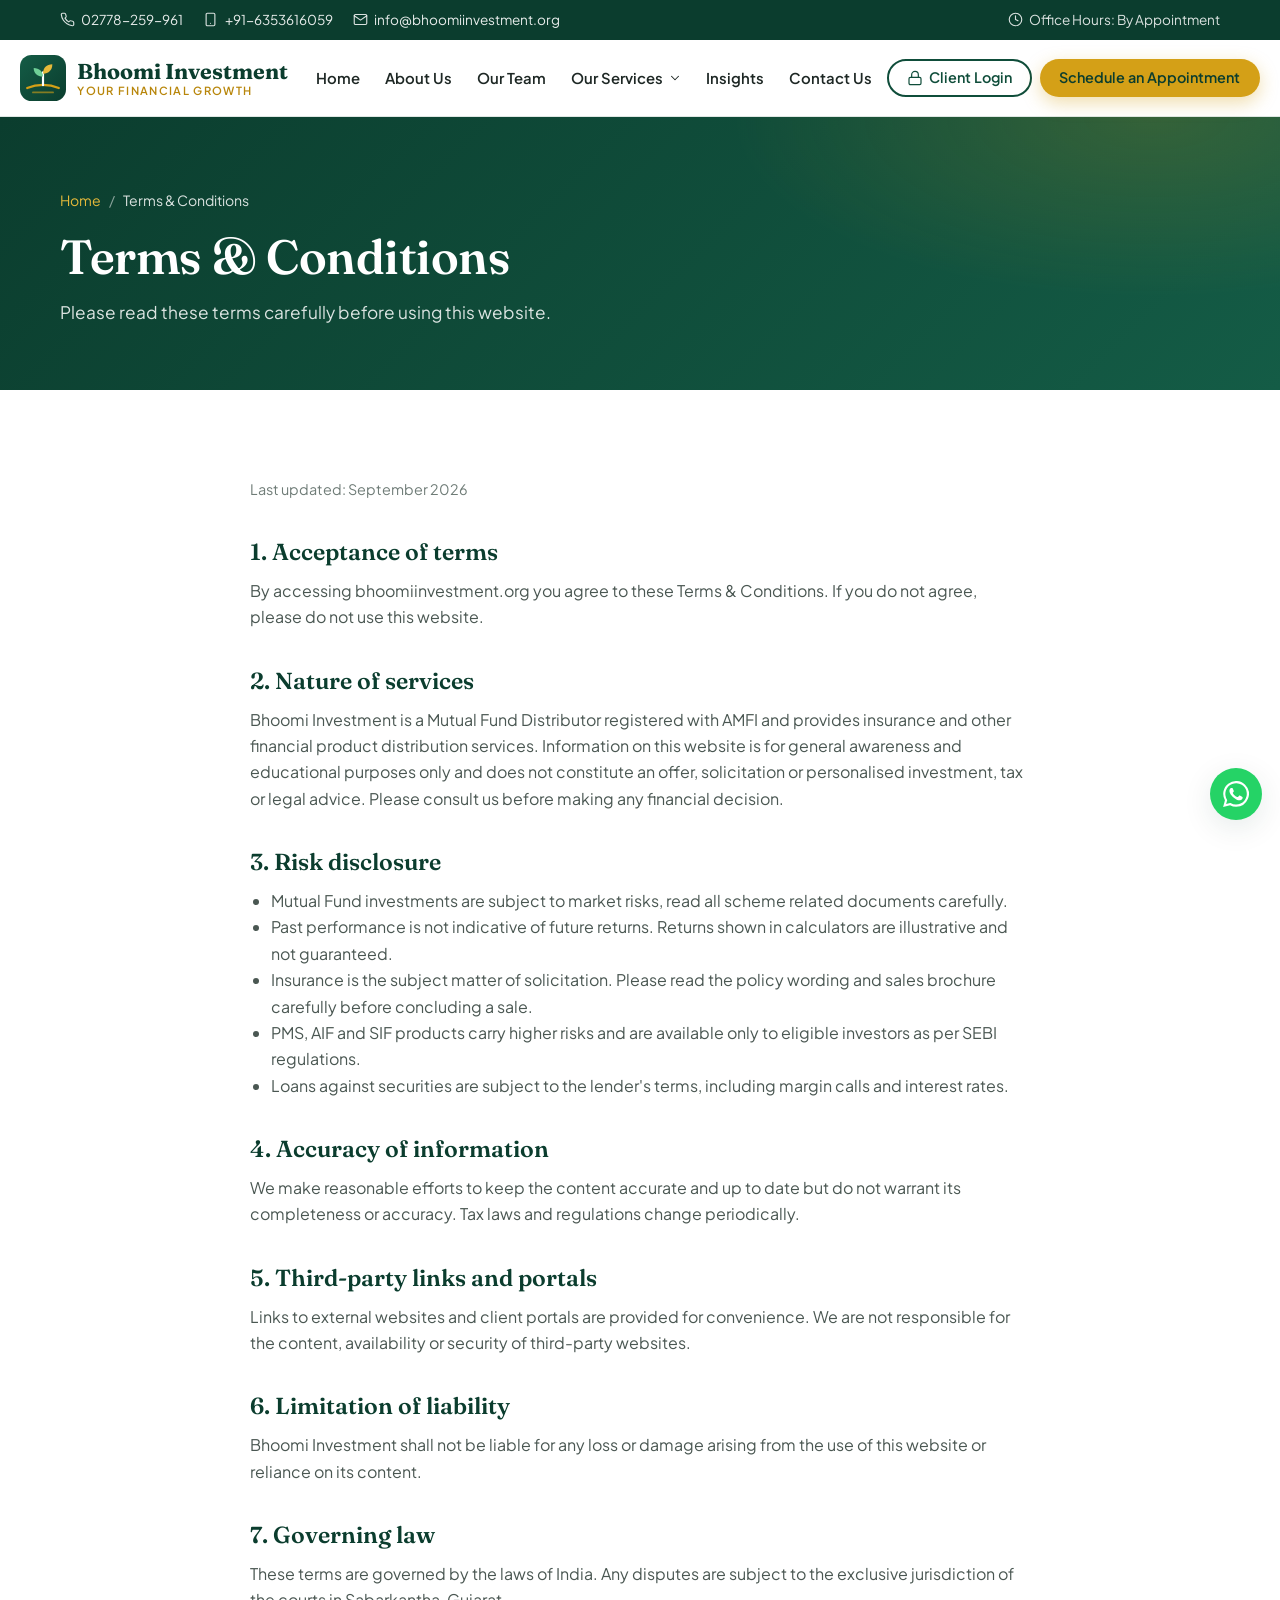
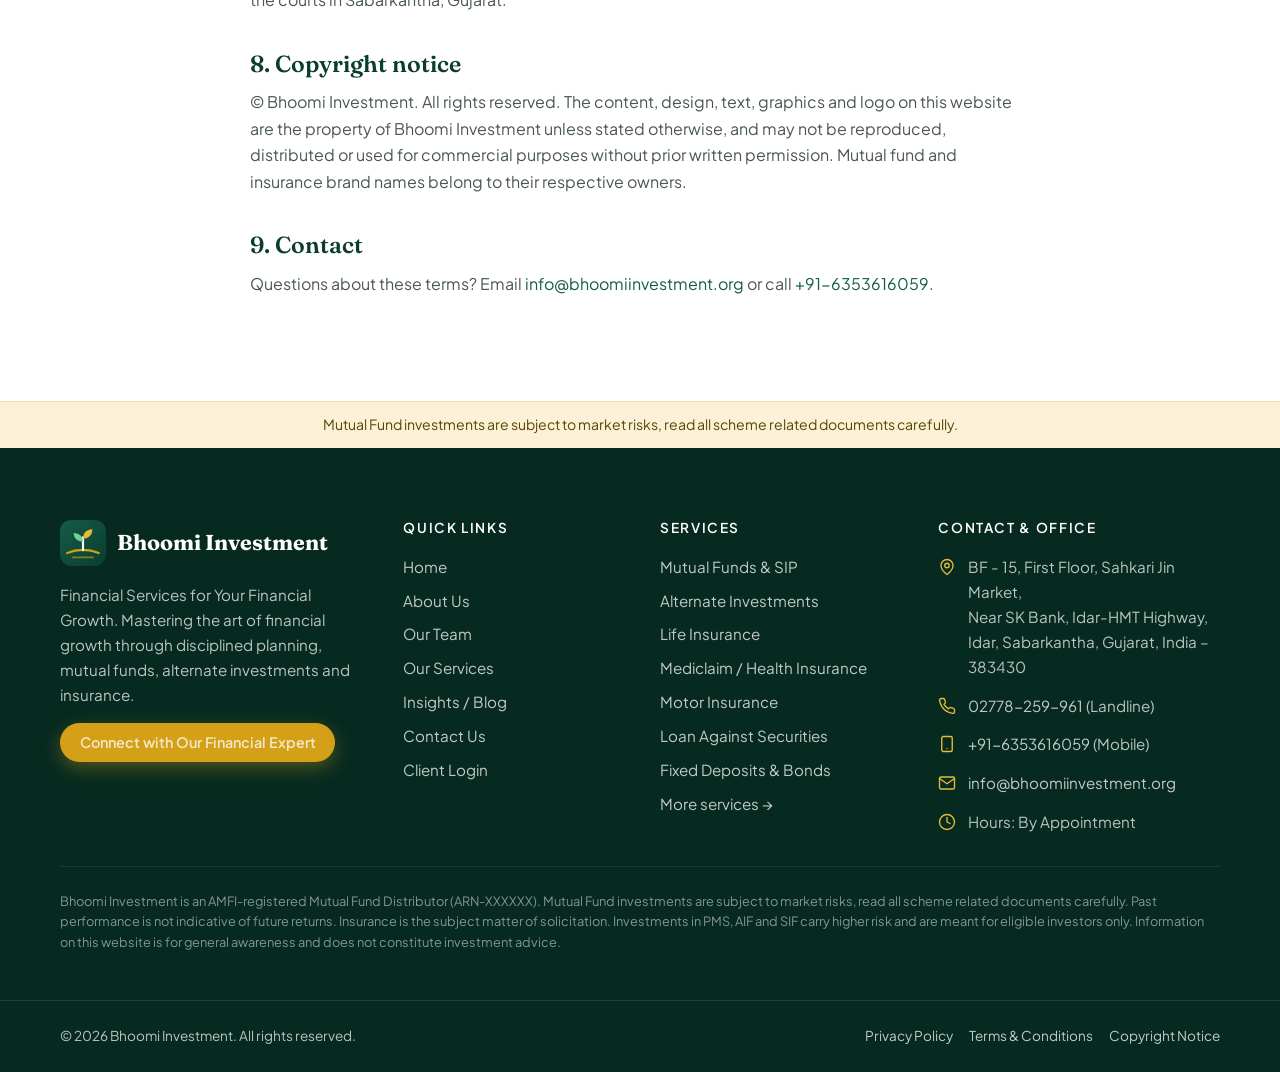
<file: terms.html>
<!DOCTYPE html>
<html lang="en" class="no-js">
<head>
  <meta charset="UTF-8">
  <meta name="viewport" content="width=device-width, initial-scale=1">
  <title>Terms & Conditions | Bhoomi Investment</title>
  <meta name="description" content="Terms & Conditions, risk disclosures and copyright notice of Bhoomi Investment.">
  <link rel="canonical" href="https://bhoomiinvestment.org/terms.html">
  <meta property="og:type" content="website">
  <meta property="og:title" content="Terms & Conditions | Bhoomi Investment">
  <meta property="og:description" content="Terms & Conditions, risk disclosures and copyright notice of Bhoomi Investment.">
  <meta name="theme-color" content="#0b3d2e">
  <link rel="icon" href="assets/img/favicon.svg" type="image/svg+xml">
  <link rel="preconnect" href="https://fonts.googleapis.com">
  <link rel="preconnect" href="https://fonts.gstatic.com" crossorigin>
  <link href="https://fonts.googleapis.com/css2?family=Fraunces:opsz,wght@9..144,500;9..144,600;9..144,700&family=Plus+Jakarta+Sans:wght@400;500;600;700&display=swap" rel="stylesheet">
  <link rel="stylesheet" href="assets/css/style.css">
</head>
<body data-page="terms">
  <div id="site-header"></div>

  <main id="main">
    <section class="page-hero">
      <div class="container">
        <ol class="breadcrumb"><li><a href="index.html">Home</a></li><li>Terms &amp; Conditions</li></ol>
        <h1>Terms &amp; Conditions</h1>
        <p>Please read these terms carefully before using this website.</p>
      </div>
    </section>

    <section>
      <div class="container legal">
        <p class="updated">Last updated: September 2026</p>

        <h2>1. Acceptance of terms</h2>
        <p>By accessing bhoomiinvestment.org you agree to these Terms &amp; Conditions. If you do not agree, please do not use this website.</p>

        <h2>2. Nature of services</h2>
        <p>Bhoomi Investment is a Mutual Fund Distributor registered with AMFI and provides insurance and other financial product distribution services. Information on this website is for general awareness and educational purposes only and does not constitute an offer, solicitation or personalised investment, tax or legal advice. Please consult us before making any financial decision.</p>

        <h2>3. Risk disclosure</h2>
        <ul>
          <li>Mutual Fund investments are subject to market risks, read all scheme related documents carefully.</li>
          <li>Past performance is not indicative of future returns. Returns shown in calculators are illustrative and not guaranteed.</li>
          <li>Insurance is the subject matter of solicitation. Please read the policy wording and sales brochure carefully before concluding a sale.</li>
          <li>PMS, AIF and SIF products carry higher risks and are available only to eligible investors as per SEBI regulations.</li>
          <li>Loans against securities are subject to the lender's terms, including margin calls and interest rates.</li>
        </ul>

        <h2>4. Accuracy of information</h2>
        <p>We make reasonable efforts to keep the content accurate and up to date but do not warrant its completeness or accuracy. Tax laws and regulations change periodically.</p>

        <h2>5. Third-party links and portals</h2>
        <p>Links to external websites and client portals are provided for convenience. We are not responsible for the content, availability or security of third-party websites.</p>

        <h2>6. Limitation of liability</h2>
        <p>Bhoomi Investment shall not be liable for any loss or damage arising from the use of this website or reliance on its content.</p>

        <h2>7. Governing law</h2>
        <p>These terms are governed by the laws of India. Any disputes are subject to the exclusive jurisdiction of the courts in Sabarkantha, Gujarat.</p>

        <h2 id="copyright">8. Copyright notice</h2>
        <p>© Bhoomi Investment. All rights reserved. The content, design, text, graphics and logo on this website are the property of Bhoomi Investment unless stated otherwise, and may not be reproduced, distributed or used for commercial purposes without prior written permission. Mutual fund and insurance brand names belong to their respective owners.</p>

        <h2>9. Contact</h2>
        <p>Questions about these terms? Email <a data-contact="email"></a> or call <a data-contact="mobile"></a>.</p>
      </div>
    </section>
  </main>

  <div id="site-footer"></div>
  <script src="assets/js/layout.js"></script>
  <script src="assets/js/main.js"></script>
</body>
</html>
</file>
<file: assets/css/style.css>
/* =========================================================
   Bhoomi Investment — main stylesheet
   ========================================================= */

:root {
  --green-900: #0b3d2e;
  --green-800: #0f4d3a;
  --green-700: #145c46;
  --green-600: #1b7258;
  --green-100: #e6f2ec;
  --green-50:  #f3f9f6;
  --gold-600:  #b8860b;
  --gold-500:  #d4a017;
  --gold-400:  #e6b93a;
  --gold-100:  #fbf1d6;
  --ink:       #1d2724;
  --ink-soft:  #4a5752;
  --muted:     #6f7c77;
  --line:      #dfe7e3;
  --bg:        #ffffff;
  --bg-alt:    #f7faf8;
  --white:     #ffffff;
  --danger:    #b42318;
  --success:   #127a4b;

  --font-body: "Plus Jakarta Sans", system-ui, -apple-system, "Segoe UI", Roboto, sans-serif;
  --font-head: "Fraunces", Georgia, "Times New Roman", serif;

  --radius-sm: 8px;
  --radius:    14px;
  --radius-lg: 22px;
  --shadow-sm: 0 1px 2px rgba(11, 61, 46, .06), 0 2px 8px rgba(11, 61, 46, .05);
  --shadow:    0 8px 30px rgba(11, 61, 46, .10);
  --shadow-lg: 0 20px 50px rgba(11, 61, 46, .16);
  --container: 1200px;
  --header-h:  76px;
}

*, *::before, *::after { box-sizing: border-box; }

html { scroll-behavior: smooth; scroll-padding-top: calc(var(--header-h) + 16px); }

body {
  margin: 0;
  font-family: var(--font-body);
  font-size: 16px;
  line-height: 1.65;
  color: var(--ink);
  background: var(--bg);
  -webkit-font-smoothing: antialiased;
  overflow-x: hidden;
}

img, svg { max-width: 100%; display: block; }
[data-icon] { display: inline-flex; }
[data-icon] svg, .btn svg { width: 1.1em; height: 1.1em; }
a { color: var(--green-700); text-decoration: none; }
a:hover { color: var(--gold-600); }
p { margin: 0 0 1rem; }
ul { margin: 0; padding: 0; }

h1, h2, h3, h4 {
  font-family: var(--font-head);
  color: var(--green-900);
  line-height: 1.2;
  margin: 0 0 .75rem;
  font-weight: 600;
}
h1 { font-size: clamp(2.1rem, 4.6vw, 3.6rem); letter-spacing: -.01em; }
h2 { font-size: clamp(1.7rem, 3.2vw, 2.5rem); }
h3 { font-size: 1.3rem; }
h4 { font-size: 1.05rem; }

.container { width: 100%; max-width: var(--container); margin: 0 auto; padding: 0 20px; }

.skip-link {
  position: absolute; left: -999px; top: 8px; z-index: 1000;
  background: var(--green-900); color: #fff; padding: 10px 16px; border-radius: var(--radius-sm);
}
.skip-link:focus { left: 8px; color: #fff; }

:focus-visible { outline: 3px solid var(--gold-500); outline-offset: 2px; }

/* ---------- Buttons ---------- */
.btn {
  display: inline-flex; align-items: center; justify-content: center; gap: .5rem;
  padding: .85rem 1.5rem;
  font: 600 .98rem/1.2 var(--font-body);
  border-radius: 999px;
  border: 2px solid transparent;
  cursor: pointer;
  transition: transform .15s ease, background .2s ease, color .2s ease, box-shadow .2s ease, border-color .2s ease;
  white-space: nowrap;
}
.btn:hover { transform: translateY(-1px); }
.btn:active { transform: translateY(0); }
.btn-primary { background: var(--gold-500); color: var(--green-900); box-shadow: 0 6px 18px rgba(212, 160, 23, .35); }
.btn-primary:hover { background: var(--gold-400); color: var(--green-900); }
.btn-dark { background: var(--green-800); color: #fff; }
.btn-dark:hover { background: var(--green-700); color: #fff; }
.btn-outline { border-color: currentColor; color: var(--green-800); background: transparent; }
.btn-outline:hover { background: var(--green-800); color: #fff; border-color: var(--green-800); }
.btn-outline-light { border-color: rgba(255,255,255,.7); color: #fff; background: transparent; }
.btn-outline-light:hover { background: #fff; color: var(--green-900); border-color: #fff; }
.btn-sm { padding: .55rem 1.1rem; font-size: .9rem; }
.btn-block { width: 100%; }
.btn[disabled] { opacity: .6; cursor: not-allowed; transform: none; }

/* ---------- Top bar ---------- */
.topbar {
  background: var(--green-900);
  color: rgba(255,255,255,.85);
  font-size: .85rem;
}
.topbar .container { display: flex; justify-content: space-between; align-items: center; gap: 1rem; min-height: 40px; flex-wrap: wrap; }
.topbar a { color: rgba(255,255,255,.9); }
.topbar a:hover { color: var(--gold-400); }
.topbar-list { display: flex; gap: 1.25rem; list-style: none; flex-wrap: wrap; }
.topbar-list li { display: inline-flex; align-items: center; gap: .4rem; }
.topbar svg { width: 15px; height: 15px; }

/* ---------- Header ---------- */
.site-header {
  position: sticky; top: 0; z-index: 100;
  background: #fff;
  border-bottom: 1px solid var(--line);
  transition: box-shadow .2s ease;
}
.site-header.scrolled { box-shadow: var(--shadow-sm); }
.site-header .container { max-width: 1360px; }
.header-inner { display: flex; align-items: center; justify-content: space-between; gap: 1rem; height: var(--header-h); }

.brand { flex: none; white-space: nowrap; display: inline-flex; align-items: center; gap: .7rem; color: var(--green-900); }
.brand:hover { color: var(--green-900); }
.brand img { width: 46px; height: 46px; }
.brand-text { display: flex; flex-direction: column; line-height: 1.1; }
.brand-name { font-family: var(--font-head); font-weight: 700; font-size: 1.35rem; }
.brand-tag { font-size: .7rem; letter-spacing: .12em; text-transform: uppercase; color: var(--gold-600); font-weight: 600; }

.main-nav { display: flex; align-items: center; gap: .25rem; }
.nav-list { display: flex; align-items: center; gap: .15rem; list-style: none; }
.nav-list > li { position: relative; }
.nav-link {
  display: inline-flex; align-items: center; gap: .3rem;
  padding: .6rem .7rem; border-radius: var(--radius-sm); white-space: nowrap;
  font-weight: 600; font-size: .93rem; color: var(--ink);
  background: none; border: 0; cursor: pointer; font-family: inherit;
}
.nav-link:hover, .nav-link[aria-expanded="true"] { color: var(--green-700); background: var(--green-50); }
.nav-link.active { color: var(--green-700); }
.nav-link.active::after {
  content: ""; position: absolute; left: .8rem; right: .8rem; bottom: 2px; height: 2px; background: var(--gold-500); border-radius: 2px;
}
.nav-link .chev { width: 14px; height: 14px; transition: transform .2s ease; }
.nav-link[aria-expanded="true"] .chev { transform: rotate(180deg); }

.dropdown {
  position: absolute; top: calc(100% + 8px); left: 50%; transform: translate(-50%, 6px);
  width: 560px; padding: 1rem;
  background: #fff; border: 1px solid var(--line); border-radius: var(--radius);
  box-shadow: var(--shadow-lg);
  display: grid; grid-template-columns: 1fr 1fr; gap: .25rem;
  opacity: 0; visibility: hidden; transition: opacity .18s ease, transform .18s ease, visibility .18s;
  list-style: none;
}
.dropdown.open { opacity: 1; visibility: visible; transform: translate(-50%, 0); }
.dropdown a {
  display: flex; gap: .7rem; align-items: flex-start;
  padding: .6rem .7rem; border-radius: var(--radius-sm); color: var(--ink);
}
.dropdown a:hover { background: var(--green-50); color: var(--green-800); }
.dropdown .dd-icon {
  flex: 0 0 34px; height: 34px; border-radius: 9px; display: grid; place-items: center;
  background: var(--green-100); color: var(--green-700);
}
.dropdown .dd-icon svg { width: 18px; height: 18px; }
.dropdown strong { display: block; font-size: .92rem; }
.dropdown small { display: block; color: var(--muted); font-size: .78rem; line-height: 1.35; }
.dropdown .dd-all { grid-column: 1 / -1; border-top: 1px solid var(--line); margin-top: .35rem; padding-top: .5rem; }
.dropdown .dd-all a { justify-content: center; align-items: center; font-weight: 600; color: var(--green-700); }
.dropdown .dd-all svg { width: 16px; height: 16px; }

.header-cta { display: flex; align-items: center; gap: .5rem; }
.login-link { display: inline-flex; align-items: center; gap: .4rem; }
.login-link svg { width: 16px; height: 16px; }

.nav-toggle {
  display: none; width: 44px; height: 44px; border: 1px solid var(--line); background: #fff;
  border-radius: 10px; cursor: pointer; align-items: center; justify-content: center;
}
.nav-toggle span, .nav-toggle span::before, .nav-toggle span::after {
  display: block; width: 20px; height: 2px; background: var(--green-900); border-radius: 2px; position: relative; transition: transform .2s ease, background .2s ease;
}
.nav-toggle span::before, .nav-toggle span::after { content: ""; position: absolute; left: 0; }
.nav-toggle span::before { top: -6px; }
.nav-toggle span::after { top: 6px; }
.nav-toggle[aria-expanded="true"] span { background: transparent; }
.nav-toggle[aria-expanded="true"] span::before { transform: translateY(6px) rotate(45deg); }
.nav-toggle[aria-expanded="true"] span::after { transform: translateY(-6px) rotate(-45deg); }

@media (max-width: 1240px) {
  .nav-toggle { display: inline-flex; }
  .main-nav {
    position: absolute; top: 100%; left: 0; right: 0; height: calc(100vh - var(--header-h));
    border-top: 1px solid var(--line);
    background: #fff; flex-direction: column; align-items: stretch;
    padding: 1rem 20px 2rem; overflow-y: auto;
    opacity: 0; transform: translateY(-8px); visibility: hidden; pointer-events: none;
    transition: opacity .2s ease, transform .2s ease, visibility .2s;
  }
  .main-nav.open { opacity: 1; transform: none; visibility: visible; pointer-events: auto; }
  .nav-list { flex-direction: column; align-items: stretch; gap: 0; }
  .nav-list > li { border-bottom: 1px solid var(--line); }
  .nav-link { width: 100%; justify-content: space-between; padding: .95rem .25rem; font-size: 1.02rem; }
  .nav-link.active::after { display: none; }
  .dropdown {
    position: static; transform: none; width: auto; box-shadow: none; border: 0;
    grid-template-columns: 1fr; padding: 0 0 .75rem; display: none; opacity: 1; visibility: visible;
  }
  .dropdown.open { display: grid; transform: none; }
  .header-cta { flex-direction: column; align-items: stretch; margin-top: 1.25rem; gap: .6rem; }
  .header-cta .btn { width: 100%; }
  body.nav-open { overflow: hidden; }
}
@media (max-width: 640px) {
  .topbar .hide-sm { display: none; }
  .brand-tag { display: none; }
}

/* ---------- Sections ---------- */
section { padding: 88px 0; }
.section-alt { background: var(--bg-alt); }
.section-dark { background: var(--green-900); color: rgba(255,255,255,.88); }
.section-dark h2, .section-dark h3 { color: #fff; }

.eyebrow {
  display: inline-flex; align-items: center; gap: .5rem;
  font-size: .78rem; font-weight: 700; letter-spacing: .14em; text-transform: uppercase;
  color: var(--gold-600); margin-bottom: .75rem;
}
.eyebrow::before { content: ""; width: 26px; height: 2px; background: currentColor; }
.section-dark .eyebrow { color: var(--gold-400); }

.section-head { max-width: 720px; margin: 0 auto 3rem; text-align: center; }
.section-head .eyebrow::after { content: ""; width: 26px; height: 2px; background: currentColor; }
.section-head p { color: var(--ink-soft); font-size: 1.05rem; }
.section-dark .section-head p { color: rgba(255,255,255,.75); }
.lead { font-size: 1.12rem; color: var(--ink-soft); }

/* ---------- Hero ---------- */
.hero {
  position: relative; overflow: hidden;
  padding: 96px 0 110px;
  background:
    radial-gradient(1000px 500px at 85% -10%, rgba(212,160,23,.18), transparent 60%),
    radial-gradient(800px 500px at -10% 110%, rgba(27,114,88,.35), transparent 60%),
    linear-gradient(135deg, var(--green-900) 0%, var(--green-800) 55%, var(--green-700) 100%);
  color: rgba(255,255,255,.88);
}
.hero::after {
  content: ""; position: absolute; inset: 0; pointer-events: none;
  background-image: linear-gradient(rgba(255,255,255,.04) 1px, transparent 1px), linear-gradient(90deg, rgba(255,255,255,.04) 1px, transparent 1px);
  background-size: 48px 48px;
  mask-image: linear-gradient(to bottom, rgba(0,0,0,.8), transparent 85%);
}
.hero .container { position: relative; z-index: 1; display: grid; grid-template-columns: 1.15fr .85fr; gap: 3.5rem; align-items: center; }
.hero h1 { color: #fff; }
.hero h1 em { font-style: normal; color: var(--gold-400); }
.hero .lead { color: rgba(255,255,255,.82); max-width: 600px; }
.hero .eyebrow { color: var(--gold-400); }
.hero-actions { display: flex; gap: .8rem; flex-wrap: wrap; margin-top: 1.75rem; }
.hero-trust { display: flex; gap: 1.5rem; flex-wrap: wrap; margin-top: 2.25rem; font-size: .9rem; }
.hero-trust li { display: flex; align-items: center; gap: .5rem; list-style: none; }
.hero-trust svg { width: 20px; height: 20px; color: var(--gold-400); flex: none; }

.hero-card {
  background: rgba(255,255,255,.97); color: var(--ink);
  border-radius: var(--radius-lg); padding: 1.75rem; box-shadow: var(--shadow-lg);
}
.hero-card h3 { font-size: 1.2rem; margin-bottom: .25rem; }
.hero-card .muted { font-size: .9rem; }

.page-hero {
  padding: 72px 0 64px;
  background:
    radial-gradient(700px 300px at 90% 0%, rgba(212,160,23,.18), transparent 60%),
    linear-gradient(135deg, var(--green-900), var(--green-700));
  color: rgba(255,255,255,.85);
}
.page-hero h1 { color: #fff; font-size: clamp(2rem, 4vw, 3rem); }
.page-hero p { max-width: 720px; font-size: 1.08rem; margin: 0; }
.breadcrumb { padding: 0; margin-top: 0; display: flex; gap: .5rem; list-style: none; font-size: .88rem; margin-bottom: 1rem; flex-wrap: wrap; }
.breadcrumb a { color: var(--gold-400); }
.breadcrumb li + li::before { content: "/"; margin-right: .5rem; opacity: .6; }

@media (max-width: 960px) {
  .hero .container { grid-template-columns: 1fr; }
  .hero { padding: 64px 0 80px; }
  section { padding: 64px 0; }
}

/* ---------- Grid / cards ---------- */
.grid { display: grid; gap: 1.5rem; }
.grid-2 { grid-template-columns: repeat(2, 1fr); }
.grid-3 { grid-template-columns: repeat(3, 1fr); }
.grid-4 { grid-template-columns: repeat(4, 1fr); }
@media (max-width: 1024px) { .grid-4 { grid-template-columns: repeat(2, 1fr); } .grid-3 { grid-template-columns: repeat(2, 1fr); } }
@media (max-width: 680px)  { .grid-2, .grid-3, .grid-4 { grid-template-columns: 1fr; } }

.card {
  background: #fff; border: 1px solid var(--line); border-radius: var(--radius);
  padding: 1.75rem; box-shadow: var(--shadow-sm);
  transition: transform .2s ease, box-shadow .2s ease, border-color .2s ease;
}
.card:hover { transform: translateY(-4px); box-shadow: var(--shadow); border-color: #cfe0d8; }
.card p { color: var(--ink-soft); }

.icon-box {
  width: 54px; height: 54px; border-radius: 14px; display: grid; place-items: center;
  background: linear-gradient(135deg, var(--green-100), var(--gold-100)); color: var(--green-700);
  margin-bottom: 1.1rem;
}
.icon-box svg { width: 26px; height: 26px; }

.service-card { display: flex; flex-direction: column; }
.service-card h3 { font-size: 1.2rem; }
.service-card .tags { margin: auto 0 1rem; }
.service-card .more { font-weight: 600; display: inline-flex; align-items: center; gap: .35rem; }
.service-card .more svg { width: 16px; height: 16px; transition: transform .2s ease; }
.service-card:hover .more svg { transform: translateX(4px); }

.tags { display: flex; flex-wrap: wrap; gap: .4rem; list-style: none; }
.tags li {
  font-size: .78rem; font-weight: 600; padding: .3rem .65rem; border-radius: 999px;
  background: var(--green-50); color: var(--green-700); border: 1px solid var(--green-100);
}

.check-list { list-style: none; display: grid; gap: .7rem; }
.check-list li { display: flex; gap: .7rem; align-items: flex-start; }
.check-list svg { flex: none; width: 22px; height: 22px; color: var(--green-600); margin-top: 2px; }

/* ---------- Split / about ---------- */
.split { display: grid; grid-template-columns: 1fr 1fr; gap: 4rem; align-items: center; }
@media (max-width: 960px) { .split { grid-template-columns: 1fr; gap: 2.5rem; } }

.visual-panel {
  position: relative; border-radius: var(--radius-lg); overflow: hidden;
  background: linear-gradient(145deg, var(--green-800), var(--green-600));
  min-height: 420px; padding: 2rem; color: #fff; display: flex; flex-direction: column; justify-content: flex-end;
  box-shadow: var(--shadow-lg);
}
.visual-panel svg.bg { position: absolute; inset: 0; width: 100%; height: 100%; opacity: .9; }
.visual-panel .vp-content { position: relative; z-index: 1; }
.visual-panel blockquote { font-family: var(--font-head); font-size: 1.4rem; line-height: 1.35; margin: 0 0 .5rem; color: #fff; }
.visual-panel cite { font-style: normal; color: var(--gold-400); font-weight: 600; font-size: .9rem; }

.strength-grid { display: grid; grid-template-columns: 1fr 1fr; gap: 1rem; margin-top: 1.5rem; }
@media (max-width: 560px) { .strength-grid { grid-template-columns: 1fr; } }
.strength {
  display: flex; gap: .8rem; padding: 1rem; border-radius: var(--radius); background: var(--bg-alt); border: 1px solid var(--line);
}
.strength .num {
  flex: none; width: 34px; height: 34px; border-radius: 50%; background: var(--gold-500); color: var(--green-900);
  display: grid; place-items: center; font-weight: 700; font-size: .9rem;
}
.strength p { margin: 0; font-weight: 600; color: var(--ink); font-size: .95rem; line-height: 1.45; }

/* ---------- Process ---------- */
.steps { counter-reset: step; display: grid; grid-template-columns: repeat(4, 1fr); gap: 1.5rem; }
@media (max-width: 960px) { .steps { grid-template-columns: repeat(2, 1fr); } }
@media (max-width: 560px) { .steps { grid-template-columns: 1fr; } }
.step {
  position: relative; padding: 1.75rem 1.5rem; border-radius: var(--radius);
  background: rgba(255,255,255,.05); border: 1px solid rgba(255,255,255,.12);
}
.step::before {
  counter-increment: step; content: "0" counter(step);
  font-family: var(--font-head); font-size: 2.4rem; font-weight: 700; color: var(--gold-400); display: block; margin-bottom: .5rem; line-height: 1;
}
.step h3 { font-size: 1.15rem; }
.step p { margin: 0; font-size: .95rem; color: rgba(255,255,255,.75); }

/* ---------- Calculator ---------- */
.calc {
  display: grid; grid-template-columns: 1.1fr .9fr; gap: 0;
  background: #fff; border-radius: var(--radius-lg); box-shadow: var(--shadow); border: 1px solid var(--line); overflow: hidden;
}
@media (max-width: 900px) { .calc { grid-template-columns: 1fr; } }
.calc-inputs { padding: 2rem; }
.calc-results {
  padding: 2rem; background: linear-gradient(160deg, var(--green-900), var(--green-700)); color: #fff;
  display: flex; flex-direction: column; gap: 1.25rem; justify-content: center;
}
.calc-tabs { display: inline-flex; background: var(--bg-alt); border: 1px solid var(--line); border-radius: 999px; padding: 4px; margin-bottom: 1.75rem; flex-wrap: wrap; }
.calc-tab {
  border: 0; background: none; padding: .55rem 1.1rem; border-radius: 999px; font: 600 .9rem var(--font-body); color: var(--ink-soft); cursor: pointer;
}
.calc-tab[aria-selected="true"] { background: var(--green-800); color: #fff; }
.range-field { margin-bottom: 1.5rem; }
.range-field .rf-head { display: flex; justify-content: space-between; align-items: center; gap: 1rem; margin-bottom: .6rem; }
.range-field label { font-weight: 600; font-size: .95rem; }
.range-field .rf-value {
  display: inline-flex; align-items: center; gap: .25rem;
  background: var(--green-50); border: 1px solid var(--green-100); color: var(--green-800);
  border-radius: var(--radius-sm); padding: .2rem .6rem; font-weight: 700;
}
.range-field .rf-value input {
  width: 96px; border: 0; background: transparent; font: inherit; color: inherit; text-align: right; padding: 0; outline: none;
  -moz-appearance: textfield;
}
.range-field .rf-value input::-webkit-outer-spin-button, .range-field .rf-value input::-webkit-inner-spin-button { -webkit-appearance: none; margin: 0; }
input[type="range"] {
  -webkit-appearance: none; appearance: none; width: 100%; height: 6px; border-radius: 6px;
  background: linear-gradient(to right, var(--green-600) 0%, var(--green-600) var(--fill, 50%), var(--line) var(--fill, 50%), var(--line) 100%);
  outline: none; cursor: pointer;
}
input[type="range"]::-webkit-slider-thumb {
  -webkit-appearance: none; width: 22px; height: 22px; border-radius: 50%; background: #fff; border: 5px solid var(--green-700); box-shadow: var(--shadow-sm);
}
input[type="range"]::-moz-range-thumb {
  width: 14px; height: 14px; border-radius: 50%; background: #fff; border: 5px solid var(--green-700);
}
.result-row { display: flex; justify-content: space-between; gap: 1rem; font-size: .95rem; color: rgba(255,255,255,.8); }
.result-row strong { color: #fff; font-size: 1.05rem; }
.result-total { border-top: 1px solid rgba(255,255,255,.2); padding-top: 1.1rem; }
.result-total span { display: block; font-size: .85rem; letter-spacing: .08em; text-transform: uppercase; color: var(--gold-400); font-weight: 700; }
.result-total strong { font-family: var(--font-head); font-size: clamp(1.9rem, 4vw, 2.6rem); color: #fff; line-height: 1.1; }
.calc-bar { height: 12px; border-radius: 12px; overflow: hidden; display: flex; background: rgba(255,255,255,.15); }
.calc-bar .inv { background: rgba(255,255,255,.75); }
.calc-bar .gain { background: var(--gold-400); }
.legend { display: flex; gap: 1.25rem; font-size: .82rem; color: rgba(255,255,255,.8); flex-wrap: wrap; }
.legend span::before { content: ""; display: inline-block; width: 10px; height: 10px; border-radius: 3px; margin-right: .4rem; vertical-align: -1px; }
.legend .l-inv::before { background: rgba(255,255,255,.75); }
.legend .l-gain::before { background: var(--gold-400); }
.calc-note { font-size: .78rem; color: rgba(255,255,255,.6); margin: 0; }

/* ---------- Testimonials ---------- */
.testimonial {
  position: relative; padding: 2.25rem 2rem 2rem; border-radius: var(--radius-lg); background: #fff;
  border: 1px solid var(--line); box-shadow: var(--shadow-sm); height: 100%;
}
.testimonial .quote-mark { position: absolute; top: -18px; left: 2rem; width: 46px; height: 46px; border-radius: 12px; background: var(--gold-500); color: var(--green-900); display: grid; place-items: center; }
.testimonial .quote-mark svg { width: 22px; height: 22px; }
.testimonial blockquote { margin: .5rem 0 1.5rem; font-size: 1.08rem; color: var(--ink); line-height: 1.7; }
.stars { display: flex; gap: 2px; color: var(--gold-500); margin-bottom: .5rem; }
.stars svg { width: 18px; height: 18px; }
.person { display: flex; align-items: center; gap: .85rem; }
.avatar {
  width: 48px; height: 48px; border-radius: 50%; flex: none; display: grid; place-items: center;
  background: linear-gradient(135deg, var(--green-700), var(--green-600)); color: #fff; font-weight: 700; font-family: var(--font-head); font-size: 1.1rem;
}
.person strong { display: block; color: var(--green-900); }
.person small { color: var(--muted); }

/* ---------- CTA banner ---------- */
.cta-banner {
  position: relative; overflow: hidden;
  border-radius: var(--radius-lg); padding: 3.5rem 3rem;
  background:
    radial-gradient(600px 300px at 100% 0%, rgba(230,185,58,.35), transparent 60%),
    linear-gradient(135deg, var(--green-900), var(--green-700));
  color: rgba(255,255,255,.85);
  display: grid; grid-template-columns: 1.4fr auto; gap: 2rem; align-items: center;
}
.cta-banner h2 { color: #fff; margin-bottom: .5rem; }
.cta-banner p { margin: 0; font-size: 1.08rem; }
.cta-banner .cta-actions { display: flex; gap: .75rem; flex-wrap: wrap; }
@media (max-width: 860px) { .cta-banner { grid-template-columns: 1fr; padding: 2.5rem 1.75rem; } }

/* ---------- Stats ---------- */
.stats { display: grid; grid-template-columns: repeat(4, 1fr); gap: 1rem; }
@media (max-width: 860px) { .stats { grid-template-columns: repeat(2, 1fr); } }
.stat { text-align: center; padding: 1.5rem 1rem; border-radius: var(--radius); background: #fff; border: 1px solid var(--line); }
.stat strong { display: block; font-family: var(--font-head); font-size: 2.2rem; color: var(--green-800); line-height: 1.1; }
.stat span { color: var(--muted); font-size: .9rem; }

/* ---------- Services page ---------- */
.service-nav {
  position: sticky; top: var(--header-h); z-index: 50; background: #fff; border-bottom: 1px solid var(--line);
}
.service-nav ul { display: flex; gap: .4rem; list-style: none; overflow-x: auto; padding: .75rem 0; scrollbar-width: thin; }
.service-nav a {
  display: inline-block; white-space: nowrap; padding: .45rem .9rem; border-radius: 999px;
  font-size: .88rem; font-weight: 600; color: var(--ink-soft); border: 1px solid var(--line);
}
.service-nav a:hover, .service-nav a.active { background: var(--green-800); color: #fff; border-color: var(--green-800); }

.service-detail { display: grid; grid-template-columns: 90px 1fr; gap: 2rem; padding: 3rem 0; border-bottom: 1px solid var(--line); scroll-margin-top: calc(var(--header-h) + 70px); }
.service-detail:last-child { border-bottom: 0; }
.service-detail .icon-box { width: 76px; height: 76px; border-radius: 20px; }
.service-detail .icon-box svg { width: 36px; height: 36px; }
.service-detail h2 { font-size: clamp(1.5rem, 2.6vw, 2rem); }
.service-body { display: grid; grid-template-columns: 1.3fr 1fr; gap: 2rem; }
.service-body .panel { background: var(--bg-alt); border: 1px solid var(--line); border-radius: var(--radius); padding: 1.5rem; }
.service-body .panel h4 { font-family: var(--font-body); font-size: .8rem; letter-spacing: .12em; text-transform: uppercase; color: var(--gold-600); margin-bottom: .9rem; }
@media (max-width: 860px) {
  .service-detail { grid-template-columns: 1fr; gap: 1rem; }
  .service-body { grid-template-columns: 1fr; }
}

/* ---------- Team ---------- */
.team-card { text-align: center; padding: 2rem 1.5rem; }
.team-photo {
  width: 120px; height: 120px; margin: 0 auto 1.25rem; border-radius: 50%;
  background: linear-gradient(135deg, var(--green-700), var(--green-600));
  display: grid; place-items: center; color: #fff; font-family: var(--font-head); font-size: 2.4rem; font-weight: 700;
  border: 5px solid var(--gold-100); box-shadow: var(--shadow-sm); overflow: hidden;
}
.team-photo img { width: 100%; height: 100%; object-fit: cover; }
.team-card .role { color: var(--gold-600); font-weight: 700; font-size: .85rem; letter-spacing: .06em; text-transform: uppercase; margin-bottom: .75rem; }
.team-card p { font-size: .95rem; }

/* ---------- Blog ---------- */
.filter-bar { display: flex; flex-wrap: wrap; gap: .5rem; justify-content: center; margin-bottom: 2.25rem; }
.filter-bar button {
  border: 1px solid var(--line); background: #fff; padding: .5rem 1rem; border-radius: 999px; cursor: pointer;
  font: 600 .88rem var(--font-body); color: var(--ink-soft);
}
.filter-bar button[aria-pressed="true"], .filter-bar button:hover { background: var(--green-800); border-color: var(--green-800); color: #fff; }
.search-box { max-width: 460px; margin: 0 auto 1.25rem; position: relative; }
.search-box input { padding-left: 2.75rem; }
.search-box svg { position: absolute; left: 1rem; top: 50%; transform: translateY(-50%); width: 18px; height: 18px; color: var(--muted); }

.post-card { padding: 0; overflow: hidden; display: flex; flex-direction: column; }
.post-cover {
  aspect-ratio: 16 / 9; display: grid; place-items: center; color: #fff; position: relative;
  background: linear-gradient(135deg, var(--green-800), var(--green-600));
}
.post-cover svg { width: 56px; height: 56px; opacity: .9; }
.post-cover.c-gold { background: linear-gradient(135deg, #8a6508, var(--gold-500)); }
.post-cover.c-teal { background: linear-gradient(135deg, #0e4f5c, #1b8a8a); }
.post-cover.c-deep { background: linear-gradient(135deg, #1f2d3d, #37536b); }
.post-body { padding: 1.5rem; display: flex; flex-direction: column; flex: 1; }
.post-meta { display: flex; gap: .75rem; font-size: .8rem; color: var(--muted); margin-bottom: .6rem; flex-wrap: wrap; }
.post-meta .cat { color: var(--gold-600); font-weight: 700; text-transform: uppercase; letter-spacing: .08em; }
.post-body h3 { font-size: 1.2rem; }
.post-body h3 a { color: var(--green-900); }
.post-body h3 a:hover { color: var(--green-600); }
.post-body p { flex: 1; }
.empty-state { text-align: center; color: var(--muted); padding: 2rem; grid-column: 1 / -1; }

.article { max-width: 760px; margin: 0 auto; }
.article h2 { font-size: 1.6rem; margin-top: 2.25rem; }
.article h3 { margin-top: 1.5rem; }
.article p, .article li { font-size: 1.06rem; color: var(--ink-soft); }
.article ul, .article ol { padding-left: 1.3rem; margin: 0 0 1rem; }
.article li { margin-bottom: .4rem; }
.article .callout { background: var(--gold-100); border-left: 4px solid var(--gold-500); padding: 1rem 1.25rem; border-radius: var(--radius-sm); margin: 1.5rem 0; }
.article .callout p { margin: 0; color: var(--ink); }

/* ---------- Forms ---------- */
.form-grid { display: grid; grid-template-columns: 1fr 1fr; gap: 1rem 1.25rem; }
.form-grid .full { grid-column: 1 / -1; }
@media (max-width: 600px) { .form-grid { grid-template-columns: 1fr; } }
.field label { display: block; font-weight: 600; font-size: .9rem; margin-bottom: .4rem; color: var(--ink); }
.field .req { color: var(--danger); }
input[type="text"], input[type="email"], input[type="tel"], input[type="password"], input[type="date"], input[type="search"], select, textarea {
  width: 100%; padding: .8rem 1rem; font: 400 1rem var(--font-body); color: var(--ink);
  background: #fff; border: 1.5px solid var(--line); border-radius: var(--radius-sm);
  transition: border-color .2s ease, box-shadow .2s ease;
}
textarea { min-height: 130px; resize: vertical; }
input:focus, select:focus, textarea:focus { outline: none; border-color: var(--green-600); box-shadow: 0 0 0 4px rgba(27,114,88,.12); }
.field.invalid input, .field.invalid select, .field.invalid textarea { border-color: var(--danger); }
.field .error { display: none; color: var(--danger); font-size: .82rem; margin-top: .3rem; }
.field.invalid .error { display: block; }
.field label.checkbox { font-weight: 400; }
.checkbox { display: flex; gap: .6rem; align-items: flex-start; font-size: .9rem; color: var(--ink-soft); }
.checkbox input { margin-top: .3rem; accent-color: var(--green-700); width: 16px; height: 16px; flex: none; }
.hp { position: absolute; left: -9999px; width: 1px; height: 1px; overflow: hidden; }

.form-status { display: none; padding: .9rem 1rem; border-radius: var(--radius-sm); font-size: .95rem; margin-top: 1rem; }
.form-status.show { display: block; }
.form-status.success { background: #e7f6ee; color: var(--success); border: 1px solid #b5e2c8; }
.form-status.error { background: #fdecea; color: var(--danger); border: 1px solid #f5c2bd; }
.form-status a { font-weight: 700; }

/* ---------- Contact ---------- */
.contact-grid { display: grid; grid-template-columns: .9fr 1.1fr; gap: 2rem; align-items: start; }
@media (max-width: 960px) { .contact-grid { grid-template-columns: 1fr; } }
.contact-card { display: flex; gap: 1rem; align-items: flex-start; padding: 1.25rem; border-radius: var(--radius); background: #fff; border: 1px solid var(--line); }
.contact-card .icon-box { width: 46px; height: 46px; margin: 0; flex: none; border-radius: 12px; }
.contact-card .icon-box svg { width: 22px; height: 22px; }
.contact-card h4 { font-family: var(--font-body); font-size: .8rem; letter-spacing: .1em; text-transform: uppercase; color: var(--muted); margin-bottom: .25rem; }
.contact-card p, .contact-card address { margin: 0; font-style: normal; color: var(--ink); font-weight: 500; }
.contact-stack { display: grid; gap: 1rem; }
.map-wrap { border-radius: var(--radius-lg); overflow: hidden; border: 1px solid var(--line); box-shadow: var(--shadow-sm); height: 380px; background: var(--bg-alt); }
.map-wrap iframe { width: 100%; height: 100%; border: 0; }
.form-card { background: #fff; border: 1px solid var(--line); border-radius: var(--radius-lg); padding: 2rem; box-shadow: var(--shadow); }

/* ---------- Login ---------- */
.auth-wrap { min-height: calc(100vh - 200px); display: grid; place-items: center; padding: 64px 20px; background: var(--bg-alt); }
.auth-card { width: 100%; max-width: 980px; display: grid; grid-template-columns: 1fr 1fr; border-radius: var(--radius-lg); overflow: hidden; box-shadow: var(--shadow-lg); background: #fff; }
.auth-side { padding: 2.5rem; background: linear-gradient(160deg, var(--green-900), var(--green-700)); color: rgba(255,255,255,.85); }
.auth-side h2 { color: #fff; }
.auth-side .check-list svg { color: var(--gold-400); }
.auth-form { padding: 2.5rem; }
.auth-form .field { margin-bottom: 1rem; }
.pw-wrap { position: relative; }
.pw-toggle { position: absolute; right: .5rem; top: 50%; transform: translateY(-50%); background: none; border: 0; cursor: pointer; color: var(--muted); padding: .35rem; font: 600 .8rem var(--font-body); }
.auth-links { display: flex; justify-content: space-between; align-items: center; font-size: .9rem; margin: .5rem 0 1.25rem; gap: 1rem; flex-wrap: wrap; }
@media (max-width: 820px) { .auth-card { grid-template-columns: 1fr; } .auth-side, .auth-form { padding: 2rem 1.5rem; } }

/* ---------- Legal ---------- */
.legal { max-width: 820px; margin: 0 auto; }
.legal h2 { font-size: 1.45rem; margin-top: 2.25rem; }
.legal p, .legal li { color: var(--ink-soft); }
.legal ul { padding-left: 1.3rem; margin-bottom: 1rem; }
.legal .updated { color: var(--muted); font-size: .9rem; }

/* ---------- FAQ ---------- */
.faq { max-width: 860px; margin: 0 auto; display: grid; gap: .75rem; }
.faq details { background: #fff; border: 1px solid var(--line); border-radius: var(--radius); padding: 0 1.25rem; }
.faq summary { cursor: pointer; list-style: none; padding: 1.1rem 0; font-weight: 700; color: var(--green-900); display: flex; justify-content: space-between; gap: 1rem; align-items: center; }
.faq summary::-webkit-details-marker { display: none; }
.faq summary::after { content: "+"; font-size: 1.5rem; line-height: 1; color: var(--gold-600); transition: transform .2s ease; }
.faq details[open] summary::after { transform: rotate(45deg); }
.faq details p { color: var(--ink-soft); padding-bottom: 1.1rem; margin: 0; }

/* ---------- Disclaimer strip ---------- */
.disclaimer-strip { background: var(--gold-100); color: #5b4406; font-size: .88rem; text-align: center; padding: .7rem 0; border-top: 1px solid #f0dfa8; }

/* ---------- Footer ---------- */
.site-footer { background: #072a20; color: rgba(255,255,255,.72); padding: 72px 0 0; font-size: .95rem; }
.footer-grid { display: grid; grid-template-columns: 1.4fr 1fr 1.1fr 1.3fr; gap: 2.5rem; }
@media (max-width: 960px) { .footer-grid { grid-template-columns: 1fr 1fr; } }
@media (max-width: 560px) { .footer-grid { grid-template-columns: 1fr; } }
.site-footer h4 { color: #fff; font-family: var(--font-body); font-size: .85rem; letter-spacing: .12em; text-transform: uppercase; margin-bottom: 1.1rem; }
.site-footer a { color: rgba(255,255,255,.75); }
.site-footer a:hover { color: var(--gold-400); }
.footer-links { list-style: none; display: grid; gap: .55rem; }
.footer-brand .brand { color: #fff; margin-bottom: 1rem; }
.footer-brand .brand-name { color: #fff; }
.footer-contact { list-style: none; display: grid; gap: .85rem; }
.footer-contact li { display: flex; gap: .7rem; align-items: flex-start; }
.footer-contact svg { width: 18px; height: 18px; color: var(--gold-400); flex: none; margin-top: 4px; }
.footer-contact address { font-style: normal; }
.footer-bottom { margin-top: 3rem; border-top: 1px solid rgba(255,255,255,.1); padding: 1.5rem 0; font-size: .85rem; }
.footer-bottom .container { display: flex; justify-content: space-between; gap: 1rem; flex-wrap: wrap; align-items: center; }
.legal-links { display: flex; gap: .4rem 1rem; list-style: none; flex-wrap: wrap; }
.footer-disclaimer { font-size: .8rem; color: rgba(255,255,255,.5); line-height: 1.6; margin-top: 2rem; padding-top: 1.5rem; border-top: 1px solid rgba(255,255,255,.08); }

/* ---------- Floating buttons ---------- */
.fab-stack { position: fixed; right: 18px; bottom: 18px; z-index: 90; display: flex; flex-direction: column; gap: .6rem; }
.fab {
  width: 52px; height: 52px; border-radius: 50%; display: grid; place-items: center; box-shadow: var(--shadow);
  border: 0; cursor: pointer; transition: transform .2s ease, opacity .2s ease;
}
.fab:hover { transform: scale(1.06); }
.fab svg { width: 26px; height: 26px; }
.fab-wa { background: #25d366; color: #fff; }
.fab-wa:hover { color: #fff; }
.fab-top { background: var(--green-800); color: #fff; opacity: 0; pointer-events: none; }
.fab-top.show { opacity: 1; pointer-events: auto; }

/* ---------- Modal ---------- */
.modal { position: fixed; inset: 0; z-index: 200; display: none; align-items: center; justify-content: center; padding: 20px; }
.modal.open { display: flex; }
.modal-backdrop { position: absolute; inset: 0; background: rgba(7, 30, 23, .6); backdrop-filter: blur(3px); }
.modal-dialog {
  position: relative; width: 100%; max-width: 620px; max-height: calc(100vh - 40px); overflow-y: auto;
  background: #fff; border-radius: var(--radius-lg); padding: 2rem; box-shadow: var(--shadow-lg);
  animation: modalIn .22s ease;
}
@keyframes modalIn { from { opacity: 0; transform: translateY(12px) scale(.98); } to { opacity: 1; transform: none; } }
.modal-close { position: absolute; top: 14px; right: 14px; width: 38px; height: 38px; border-radius: 50%; border: 1px solid var(--line); background: #fff; cursor: pointer; font-size: 1.3rem; line-height: 1; color: var(--ink-soft); }
.modal-close:hover { background: var(--bg-alt); }

/* ---------- Utilities ---------- */
.text-center { text-align: center; }
.muted { color: var(--muted); }
.mt-1 { margin-top: 1rem; } .mt-2 { margin-top: 2rem; } .mt-3 { margin-top: 3rem; }
.mb-0 { margin-bottom: 0; }
.center-actions { display: flex; gap: .75rem; justify-content: center; flex-wrap: wrap; margin-top: 2.5rem; }
.visually-hidden { position: absolute !important; width: 1px; height: 1px; padding: 0; margin: -1px; overflow: hidden; clip: rect(0,0,0,0); white-space: nowrap; border: 0; }

.reveal { opacity: 0; transform: translateY(18px); transition: opacity .6s ease, transform .6s ease; }
.reveal.in { opacity: 1; transform: none; }
@media (prefers-reduced-motion: reduce) {
  html { scroll-behavior: auto; }
  .reveal { opacity: 1; transform: none; transition: none; }
  *, *::before, *::after { animation: none !important; transition: none !important; }
}
.no-js .reveal { opacity: 1; transform: none; }

@media print {
  .topbar, .site-header, .fab-stack, .site-footer, .cta-banner { display: none !important; }
  section { padding: 24px 0; }
}
</file>
